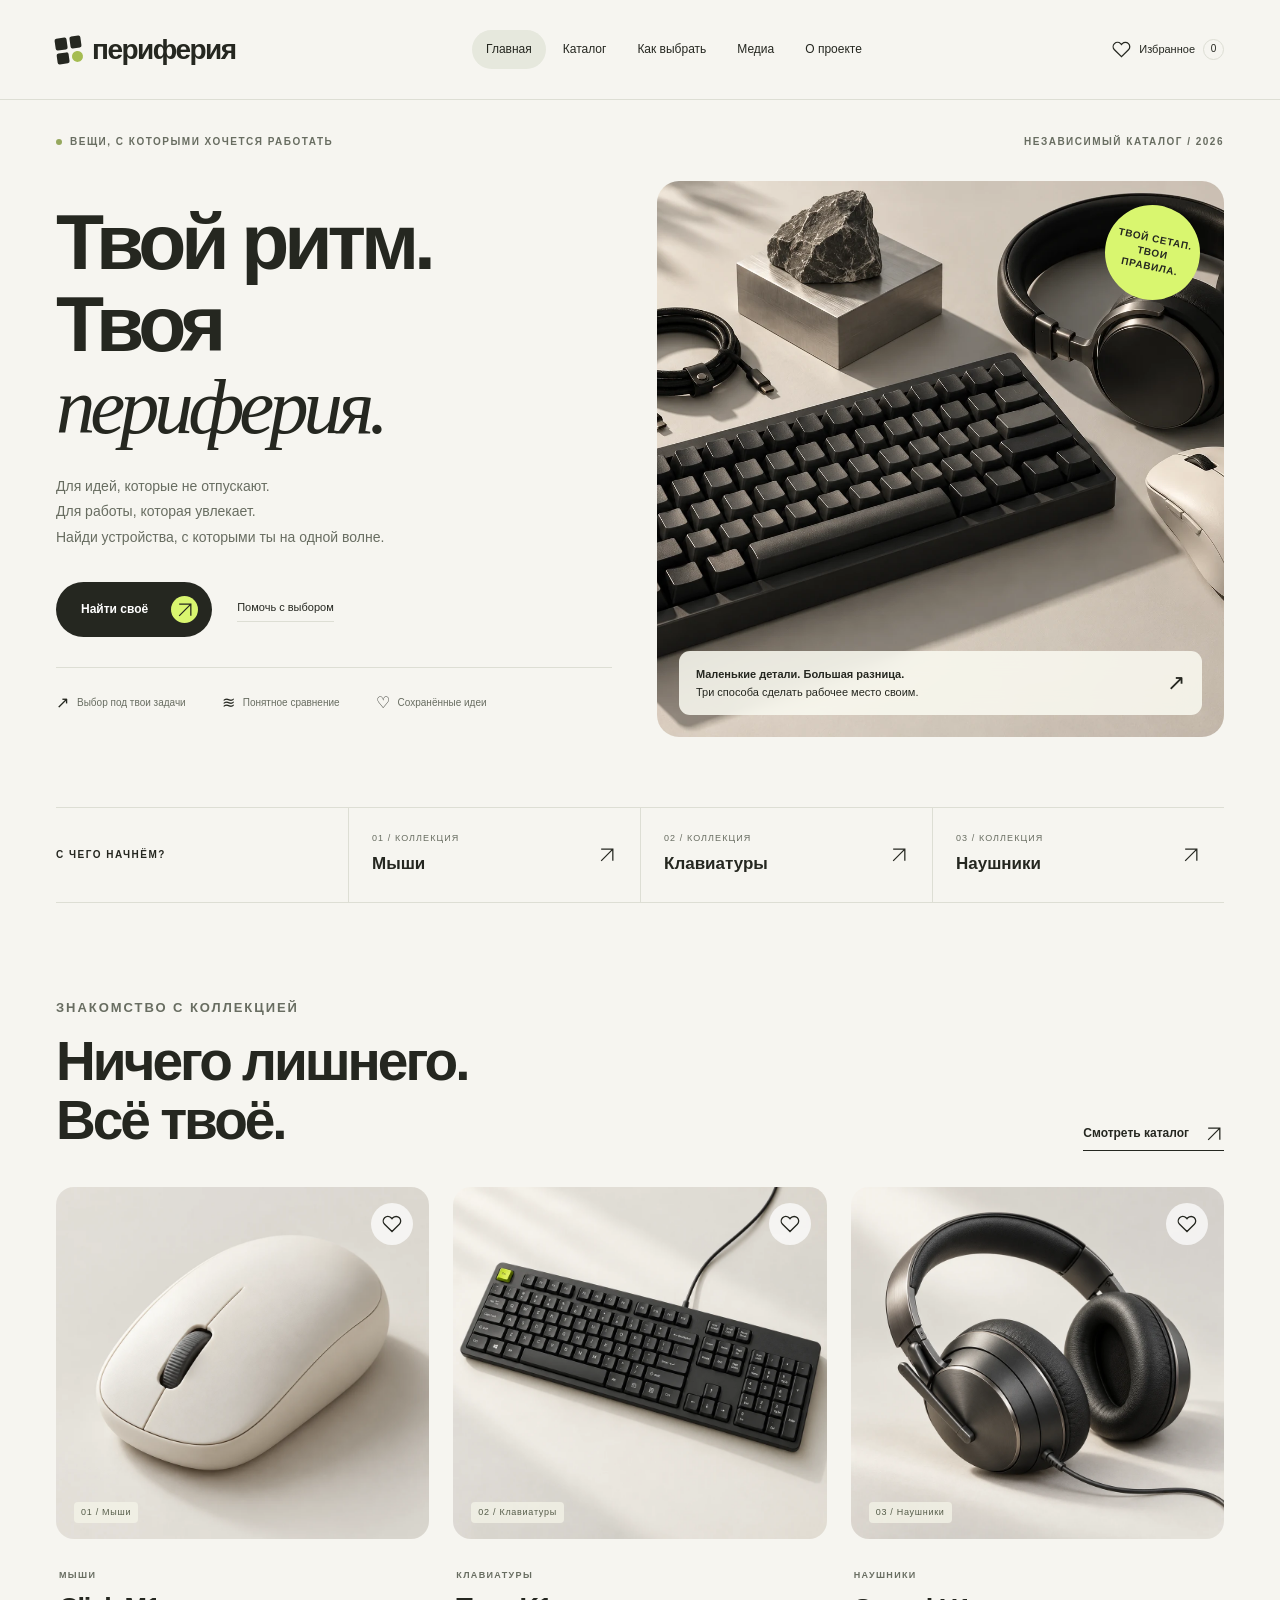
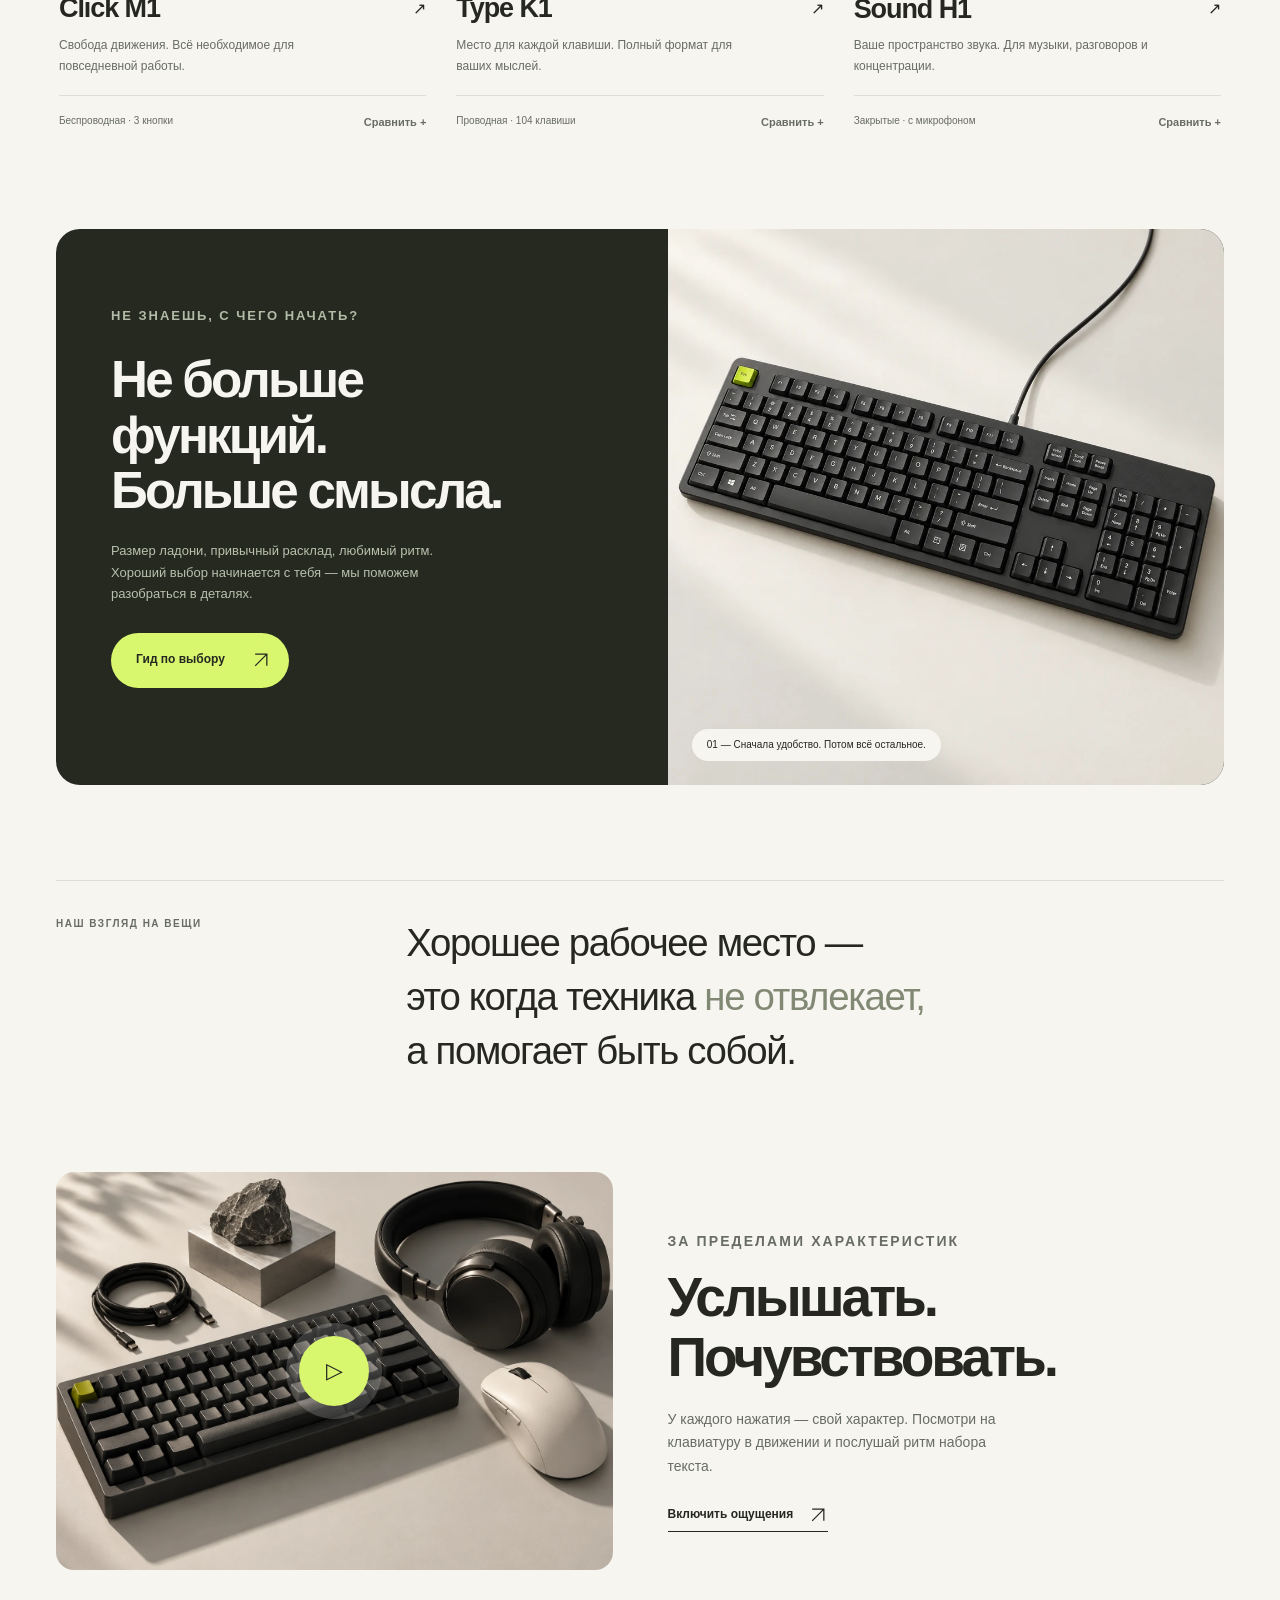
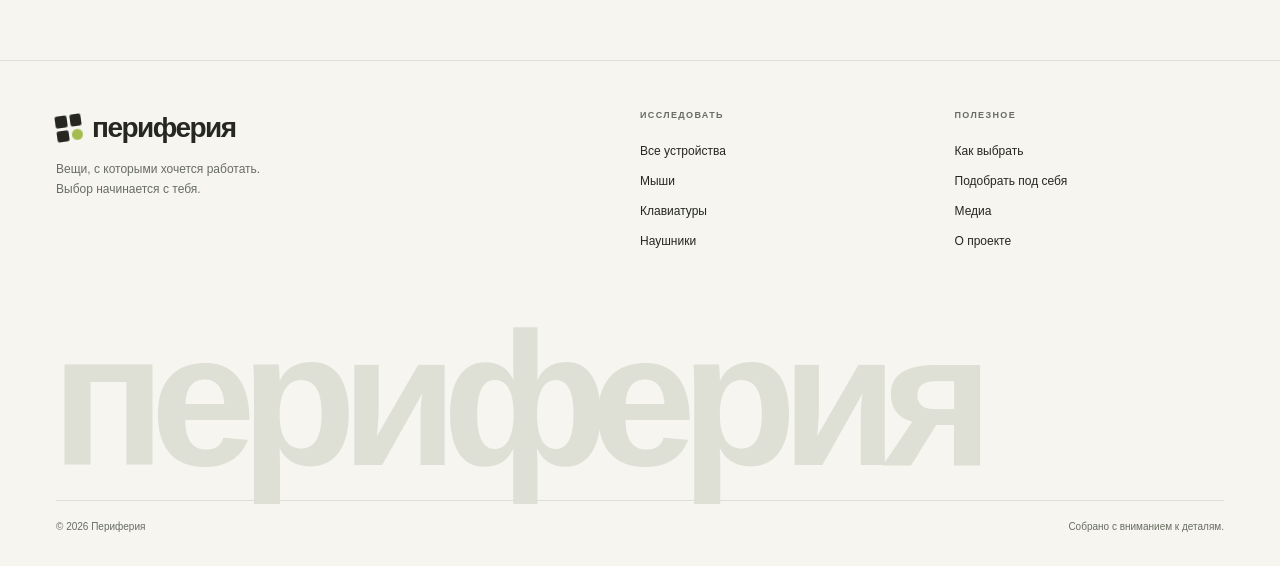
<file: index.html>
<!DOCTYPE html>
<html lang="ru">
  <head>
    <meta charset="UTF-8">
    <meta name="viewport" content="width=device-width, initial-scale=1">
    <meta name="theme-color" content="#f6f5f0">
    <meta name="description" content="Мыши, клавиатуры и наушники для вашего рабочего пространства. Сравнивайте устройства, сохраняйте избранное и находите своё.">
    <meta property="og:title" content="Периферия — вещи в твоём ритме">
    <meta property="og:description" content="Мыши, клавиатуры и наушники для вашего рабочего пространства. Сравнивайте устройства, сохраняйте избранное и находите своё.">
    <meta property="og:type" content="website">
    <meta property="og:locale" content="ru_RU">
    <title>
      Периферия — вещи в твоём ритме
    </title>
    <link rel="icon" href="images/favicon.svg" type="image/svg+xml">
    <link rel="stylesheet" href="css/style.css">
    <script src="js/app.js" defer>
    </script>
  </head>
  <body>
    <a class="skip-link" href="#main">
      К содержанию
    </a>
    <header class="site-header">
      <div class="container header-inner">
        <a class="logo" href="index.html" aria-label="Периферия — главная">
          <span class="logo-symbol" aria-hidden="true">
            <i>
            </i>
            <i>
            </i>
            <i>
            </i>
            <i>
            </i>
          </span>
          периферия
        </a>
        <nav class="main-nav" id="main-navigation" data-mobile-nav aria-label="Основная навигация">
          <a href="index.html" aria-current="page">
            Главная
          </a>
          <a href="catalog.html">
            Каталог
          </a>
          <a href="guide.html">
            Как выбрать
          </a>
          <a href="media.html">
            Медиа
          </a>
          <a href="about.html">
            О проекте
          </a>
        </nav>
        <div class="header-actions">
          <a class="favorite-link" href="catalog.html?favorites=1" aria-label="Открыть избранное">
            <svg width="19" height="19" viewBox="0 0 24 24" fill="none" stroke="currentColor" stroke-width="1.6" aria-hidden="true">
              <path d="M20.8 4.6a5.5 5.5 0 0 0-7.8 0L12 5.7l-1.1-1.1a5.5 5.5 0 0 0-7.8 7.8L12 21l8.8-8.6a5.5 5.5 0 0 0 0-7.8Z"/>
            </svg>
            <span>
              Избранное
            </span>
            <span class="counter" data-favorite-count>
              0
            </span>
          </a>
          <button class="menu-toggle" type="button" data-menu-toggle aria-controls="main-navigation" aria-expanded="false" aria-label="Открыть меню">
            <svg width="20" height="20" viewBox="0 0 24 24" fill="none" stroke="currentColor" stroke-width="1.5" aria-hidden="true">
              <path d="M4 8h16M4 16h16"/>
            </svg>
          </button>
        </div>
      </div>
    </header>
    <main id="main">
      <div class="container hero">
        <div class="hero-topline eyebrow">
          <span class="live-dot">
            Вещи, с которыми хочется работать
          </span>
          <span>
            Независимый каталог / 2026
          </span>
        </div>
        <div class="hero-grid">
          <div class="hero-copy">
            <h1>
              Твой ритм.
              <br>
              Твоя
              <br>
              <em>
                периферия.
              </em>
            </h1>
            <p class="hero-description">
              Для идей, которые не отпускают.
              <br>
              Для работы, которая увлекает.
              <br>
              Найди устройства, с которыми ты на одной волне.
            </p>
            <div class="hero-cta">
              <a class="button " href="catalog.html">
                Найти своё
                <span class="arrow-circle">
                  <svg width="20" height="20" viewBox="0 0 24 24" fill="none" stroke="currentColor" stroke-width="1.5" aria-hidden="true">
                    <path d="M5 19 19 5M5 5h14v14"/>
                  </svg>
                </span>
              </a>
              <a class="hero-secondary" href="guide.html#finder">
                Помочь с выбором
              </a>
            </div>
            <div class="hero-notes">
              <span>
                <b>
                  ↗
                </b>
                Выбор под твои задачи
              </span>
              <span>
                <b>
                  ≋
                </b>
                Понятное сравнение
              </span>
              <span>
                <b>
                  ♡
                </b>
                Сохранённые идеи
              </span>
            </div>
          </div>
          <div class="hero-visual">
            <img src="images/hero.webp" alt="Клавиатура, мышь и наушники в лаконичном рабочем пространстве" width="1536" height="1024" fetchpriority="high">
            <span class="hero-sticker" aria-hidden="true">
              ТВОЙ СЕТАП.
              <br>
              ТВОИ
              <br>
              ПРАВИЛА.
            </span>
            <a class="photo-caption" href="catalog.html">
              <span>
                <strong>
                  Маленькие детали. Большая разница.
                </strong>
                <br>
                Три способа сделать рабочее место своим.
              </span>
              <span class="caption-arrow">
                ↗
              </span>
            </a>
          </div>
        </div>
      </div>
      <div class="container category-strip" id="categories">
        <div class="category-intro eyebrow">
          С чего начнём?
        </div>
        <a href="catalog.html?category=mouse">
          <span>
            <small>
              01 / КОЛЛЕКЦИЯ
            </small>
            <strong>
              Мыши
            </strong>
          </span>
          <svg width="20" height="20" viewBox="0 0 24 24" fill="none" stroke="currentColor" stroke-width="1.5" aria-hidden="true">
            <path d="M5 19 19 5M5 5h14v14"/>
          </svg>
        </a>
        <a href="catalog.html?category=keyboard">
          <span>
            <small>
              02 / КОЛЛЕКЦИЯ
            </small>
            <strong>
              Клавиатуры
            </strong>
          </span>
          <svg width="20" height="20" viewBox="0 0 24 24" fill="none" stroke="currentColor" stroke-width="1.5" aria-hidden="true">
            <path d="M5 19 19 5M5 5h14v14"/>
          </svg>
        </a>
        <a href="catalog.html?category=headphones">
          <span>
            <small>
              03 / КОЛЛЕКЦИЯ
            </small>
            <strong>
              Наушники
            </strong>
          </span>
          <svg width="20" height="20" viewBox="0 0 24 24" fill="none" stroke="currentColor" stroke-width="1.5" aria-hidden="true">
            <path d="M5 19 19 5M5 5h14v14"/>
          </svg>
        </a>
      </div>
      <section class="container section" data-reveal>
        <div class="section-heading">
          <div>
            <p class="eyebrow">
              Знакомство с коллекцией
            </p>
            <h2>
              Ничего лишнего.
              <br>
              Всё твоё.
            </h2>
          </div>
          <a class="text-link" href="catalog.html">
            Смотреть каталог
            <svg width="20" height="20" viewBox="0 0 24 24" fill="none" stroke="currentColor" stroke-width="1.5" aria-hidden="true">
              <path d="M5 19 19 5M5 5h14v14"/>
            </svg>
          </a>
        </div>
        <div class="product-grid" data-product-grid>
          <article class="product-card">
            <div class="product-visual">
              <a href="mouse.html">
                <img src="images/mouse-studio.webp" alt="Мыши: Click M1" width="1000" height="1000" loading="lazy">
              </a>
              <button class="icon-button favorite-button" data-favorite="mouse" aria-pressed="false" aria-label="Добавить Click M1 в избранное">
                <svg width="19" height="19" viewBox="0 0 24 24" fill="none" stroke="currentColor" stroke-width="1.6" aria-hidden="true">
                  <path d="M20.8 4.6a5.5 5.5 0 0 0-7.8 0L12 5.7l-1.1-1.1a5.5 5.5 0 0 0-7.8 7.8L12 21l8.8-8.6a5.5 5.5 0 0 0 0-7.8Z"/>
                </svg>
              </button>
              <span class="product-index">
                01 / Мыши
              </span>
            </div>
            <div class="product-meta">
              <span class="eyebrow">
                Мыши
              </span>
              <a class="product-title" href="mouse.html">
                <h3>
                  Click M1
                </h3>
              </a>
              <p>
                Свобода движения. Всё необходимое для повседневной работы.
              </p>
              <div class="product-bottom">
                <span>
                  Беспроводная · 3 кнопки
                </span>
                <button class="text-button" data-compare="mouse" aria-pressed="false">
                  Сравнить +
                </button>
              </div>
            </div>
          </article>
          <article class="product-card">
            <div class="product-visual">
              <a href="keyboard.html">
                <img src="images/keyboard-studio.webp" alt="Клавиатуры: Type K1" width="1000" height="1000" loading="lazy">
              </a>
              <button class="icon-button favorite-button" data-favorite="keyboard" aria-pressed="false" aria-label="Добавить Type K1 в избранное">
                <svg width="19" height="19" viewBox="0 0 24 24" fill="none" stroke="currentColor" stroke-width="1.6" aria-hidden="true">
                  <path d="M20.8 4.6a5.5 5.5 0 0 0-7.8 0L12 5.7l-1.1-1.1a5.5 5.5 0 0 0-7.8 7.8L12 21l8.8-8.6a5.5 5.5 0 0 0 0-7.8Z"/>
                </svg>
              </button>
              <span class="product-index">
                02 / Клавиатуры
              </span>
            </div>
            <div class="product-meta">
              <span class="eyebrow">
                Клавиатуры
              </span>
              <a class="product-title" href="keyboard.html">
                <h3>
                  Type K1
                </h3>
              </a>
              <p>
                Место для каждой клавиши. Полный формат для ваших мыслей.
              </p>
              <div class="product-bottom">
                <span>
                  Проводная · 104 клавиши
                </span>
                <button class="text-button" data-compare="keyboard" aria-pressed="false">
                  Сравнить +
                </button>
              </div>
            </div>
          </article>
          <article class="product-card">
            <div class="product-visual">
              <a href="headphones.html">
                <img src="images/headphones-studio.webp" alt="Наушники: Sound H1" width="1000" height="1000" loading="lazy">
              </a>
              <button class="icon-button favorite-button" data-favorite="headphones" aria-pressed="false" aria-label="Добавить Sound H1 в избранное">
                <svg width="19" height="19" viewBox="0 0 24 24" fill="none" stroke="currentColor" stroke-width="1.6" aria-hidden="true">
                  <path d="M20.8 4.6a5.5 5.5 0 0 0-7.8 0L12 5.7l-1.1-1.1a5.5 5.5 0 0 0-7.8 7.8L12 21l8.8-8.6a5.5 5.5 0 0 0 0-7.8Z"/>
                </svg>
              </button>
              <span class="product-index">
                03 / Наушники
              </span>
            </div>
            <div class="product-meta">
              <span class="eyebrow">
                Наушники
              </span>
              <a class="product-title" href="headphones.html">
                <h3>
                  Sound H1
                </h3>
              </a>
              <p>
                Ваше пространство звука. Для музыки, разговоров и концентрации.
              </p>
              <div class="product-bottom">
                <span>
                  Закрытые · с микрофоном
                </span>
                <button class="text-button" data-compare="headphones" aria-pressed="false">
                  Сравнить +
                </button>
              </div>
            </div>
          </article>
        </div>
      </section>
      <section class="container" data-reveal>
        <div class="editorial-panel">
          <div class="editorial-copy">
            <p class="eyebrow">
              Не знаешь, с чего начать?
            </p>
            <h2>
              Не больше
              <br>
              функций.
              <br>
              Больше смысла.
            </h2>
            <p>
              Размер ладони, привычный расклад, любимый ритм. Хороший выбор начинается с тебя — мы поможем разобраться в деталях.
            </p>
            <a class="button button--lime" href="guide.html">
              Гид по выбору
              <span class="arrow-circle">
                <svg width="20" height="20" viewBox="0 0 24 24" fill="none" stroke="currentColor" stroke-width="1.5" aria-hidden="true">
                  <path d="M5 19 19 5M5 5h14v14"/>
                </svg>
              </span>
            </a>
          </div>
          <div class="editorial-art">
            <img src="images/keyboard-studio.webp" alt="Полноразмерная клавиатура с акцентной клавишей" width="1000" height="1000" loading="lazy">
            <span class="mini-label">
              01 — Сначала удобство. Потом всё остальное.
            </span>
          </div>
        </div>
      </section>
      <section class="container section" data-reveal>
        <div class="manifesto">
          <p class="eyebrow">
            Наш взгляд на вещи
          </p>
          <p class="manifesto-text">
            Хорошее рабочее место —
            <br>
            это когда техника
            <span>
              не отвлекает,
            </span>
            <br>
            а помогает быть собой.
          </p>
        </div>
      </section>
      <section class="container media-teaser" data-reveal>
        <a href="media.html" class="teaser-image" aria-label="Перейти к видео и звуку клавиатуры">
          <img src="images/hero.webp" alt="Детали рабочего пространства" width="1536" height="1024" loading="lazy">
          <span class="teaser-play">
            <span aria-hidden="true">
              ▷
            </span>
          </span>
        </a>
        <div class="teaser-copy">
          <p class="eyebrow">
            За пределами характеристик
          </p>
          <h2>
            Услышать.
            <br>
            Почувствовать.
          </h2>
          <p>
            У каждого нажатия — свой характер. Посмотри на клавиатуру в движении и послушай ритм набора текста.
          </p>
          <a class="text-link" href="media.html">
            Включить ощущения
            <svg width="20" height="20" viewBox="0 0 24 24" fill="none" stroke="currentColor" stroke-width="1.5" aria-hidden="true">
              <path d="M5 19 19 5M5 5h14v14"/>
            </svg>
          </a>
        </div>
      </section>
    </main>
    <footer class="site-footer">
      <div class="container">
        <div class="footer-top">
          <div class="footer-brand">
            <a class="logo" href="index.html" aria-label="Периферия — главная">
              <span class="logo-symbol" aria-hidden="true">
                <i>
                </i>
                <i>
                </i>
                <i>
                </i>
                <i>
                </i>
              </span>
              периферия
            </a>
            <p>
              Вещи, с которыми хочется работать.
              <br>
              Выбор начинается с тебя.
            </p>
          </div>
          <div class="footer-links">
            <p class="eyebrow">
              Исследовать
            </p>
            <a href="catalog.html">
              Все устройства
            </a>
            <a href="catalog.html?category=mouse">
              Мыши
            </a>
            <a href="catalog.html?category=keyboard">
              Клавиатуры
            </a>
            <a href="catalog.html?category=headphones">
              Наушники
            </a>
          </div>
          <div class="footer-links">
            <p class="eyebrow">
              Полезное
            </p>
            <a href="guide.html">
              Как выбрать
            </a>
            <a href="guide.html#finder">
              Подобрать под себя
            </a>
            <a href="media.html">
              Медиа
            </a>
            <a href="about.html">
              О проекте
            </a>
          </div>
        </div>
        <div class="footer-word" aria-hidden="true">
          периферия
        </div>
        <div class="footer-bottom">
          <span>
            © 2026 Периферия
          </span>
          <span>
            Собрано с вниманием к деталям.
          </span>
        </div>
      </div>
    </footer>
    <div class="compare-bar" data-compare-bar hidden>
      <span>
        В сравнении:
        <b data-compare-count>
          0
        </b>
      </span>
      <button class="button button--lime" type="button" data-open-compare>
        Сравнить устройства
        <svg width="20" height="20" viewBox="0 0 24 24" fill="none" stroke="currentColor" stroke-width="1.5" aria-hidden="true">
          <path d="M5 19 19 5M5 5h14v14"/>
        </svg>
      </button>
      <button type="button" data-clear-compare>
        Сбросить
      </button>
    </div>
    <dialog class="compare-dialog" id="compare-dialog" aria-labelledby="compare-title">
      <div class="dialog-heading">
        <h2 id="compare-title">
          Всё рядом.
        </h2>
        <button type="button" class="icon-button" data-close-dialog aria-label="Закрыть сравнение">
          ✕
        </button>
      </div>
      <div data-compare-content>
      </div>
    </dialog>
    <div class="toast" data-toast role="status" hidden>
    </div>
  </body>
</html>
</file>
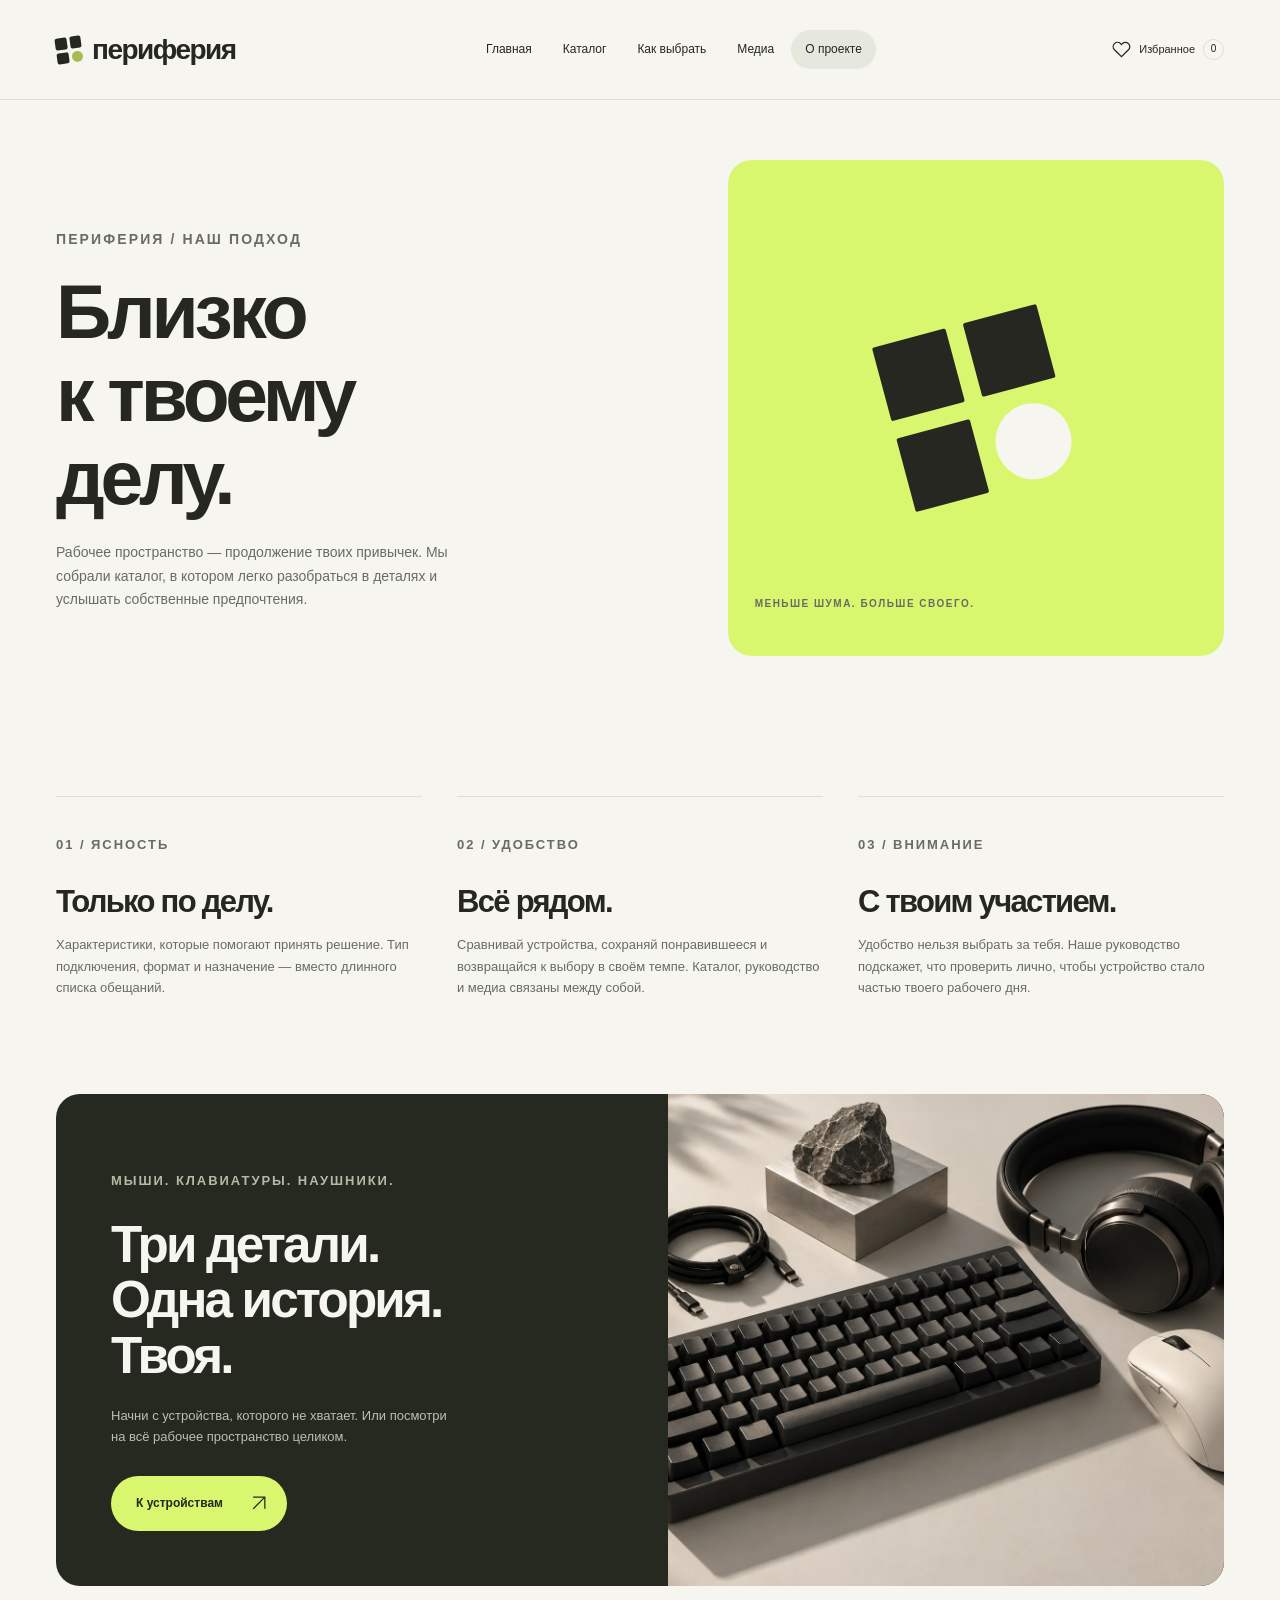
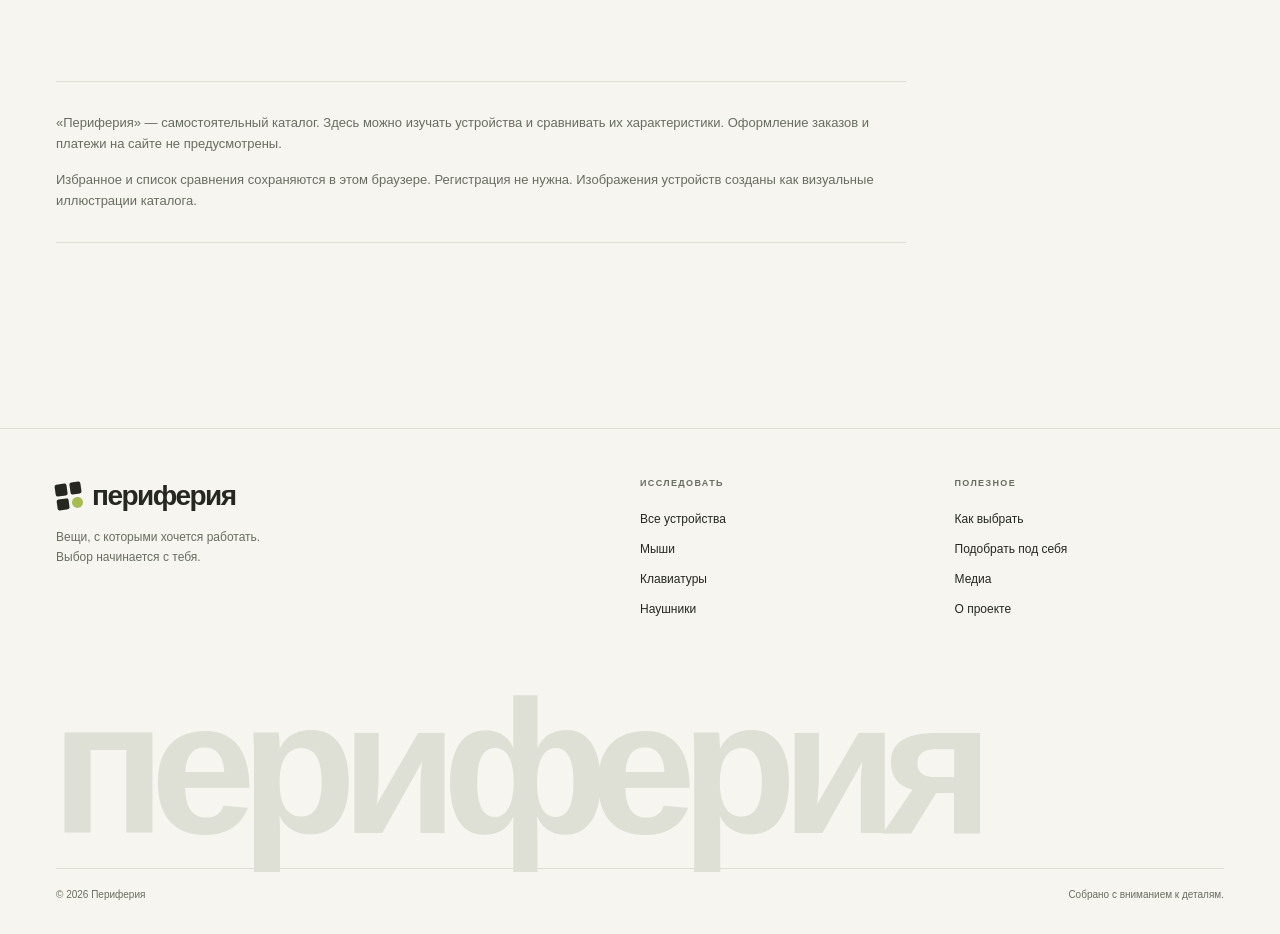
<file: about.html>
<!DOCTYPE html>
<html lang="ru">
  <head>
    <meta charset="UTF-8">
    <meta name="viewport" content="width=device-width, initial-scale=1">
    <meta name="theme-color" content="#f6f5f0">
    <meta name="description" content="Периферия — независимый каталог устройств для рабочего пространства. Наш подход к выбору, сравнению и удобству.">
    <meta property="og:title" content="О проекте — Периферия">
    <meta property="og:description" content="Периферия — независимый каталог устройств для рабочего пространства. Наш подход к выбору, сравнению и удобству.">
    <meta property="og:type" content="website">
    <meta property="og:locale" content="ru_RU">
    <title>
      О проекте — Периферия
    </title>
    <link rel="icon" href="images/favicon.svg" type="image/svg+xml">
    <link rel="stylesheet" href="css/style.css">
    <script src="js/app.js" defer>
    </script>
  </head>
  <body>
    <a class="skip-link" href="#main">
      К содержанию
    </a>
    <header class="site-header">
      <div class="container header-inner">
        <a class="logo" href="index.html" aria-label="Периферия — главная">
          <span class="logo-symbol" aria-hidden="true">
            <i>
            </i>
            <i>
            </i>
            <i>
            </i>
            <i>
            </i>
          </span>
          периферия
        </a>
        <nav class="main-nav" id="main-navigation" data-mobile-nav aria-label="Основная навигация">
          <a href="index.html">
            Главная
          </a>
          <a href="catalog.html">
            Каталог
          </a>
          <a href="guide.html">
            Как выбрать
          </a>
          <a href="media.html">
            Медиа
          </a>
          <a href="about.html" aria-current="page">
            О проекте
          </a>
        </nav>
        <div class="header-actions">
          <a class="favorite-link" href="catalog.html?favorites=1" aria-label="Открыть избранное">
            <svg width="19" height="19" viewBox="0 0 24 24" fill="none" stroke="currentColor" stroke-width="1.6" aria-hidden="true">
              <path d="M20.8 4.6a5.5 5.5 0 0 0-7.8 0L12 5.7l-1.1-1.1a5.5 5.5 0 0 0-7.8 7.8L12 21l8.8-8.6a5.5 5.5 0 0 0 0-7.8Z"/>
            </svg>
            <span>
              Избранное
            </span>
            <span class="counter" data-favorite-count>
              0
            </span>
          </a>
          <button class="menu-toggle" type="button" data-menu-toggle aria-controls="main-navigation" aria-expanded="false" aria-label="Открыть меню">
            <svg width="20" height="20" viewBox="0 0 24 24" fill="none" stroke="currentColor" stroke-width="1.5" aria-hidden="true">
              <path d="M4 8h16M4 16h16"/>
            </svg>
          </button>
        </div>
      </div>
    </header>
    <main id="main">
      <section class="container page-hero story-hero">
        <div>
          <p class="eyebrow">
            Периферия / Наш подход
          </p>
          <h1>
            Близко
            <br>
            к твоему
            <br>
            делу.
          </h1>
          <p>
            Рабочее пространство — продолжение твоих привычек. Мы собрали каталог, в котором легко разобраться в деталях и услышать собственные предпочтения.
          </p>
        </div>
        <div class="story-mark" aria-hidden="true">
          <span class="logo-symbol" aria-hidden="true">
            <i>
            </i>
            <i>
            </i>
            <i>
            </i>
            <i>
            </i>
          </span>
          <span class="eyebrow">
            Меньше шума. Больше своего.
          </span>
        </div>
      </section>
      <section class="container section principles" aria-label="Принципы каталога">
        <div class="principle" data-reveal>
          <p class="eyebrow">
            01 / Ясность
          </p>
          <h2>
            Только по делу.
          </h2>
          <p>
            Характеристики, которые помогают принять решение. Тип подключения, формат и назначение — вместо длинного списка обещаний.
          </p>
        </div>
        <div class="principle" data-reveal>
          <p class="eyebrow">
            02 / Удобство
          </p>
          <h2>
            Всё рядом.
          </h2>
          <p>
            Сравнивай устройства, сохраняй понравившееся и возвращайся к выбору в своём темпе. Каталог, руководство и медиа связаны между собой.
          </p>
        </div>
        <div class="principle" data-reveal>
          <p class="eyebrow">
            03 / Внимание
          </p>
          <h2>
            С твоим участием.
          </h2>
          <p>
            Удобство нельзя выбрать за тебя. Наше руководство подскажет, что проверить лично, чтобы устройство стало частью твоего рабочего дня.
          </p>
        </div>
      </section>
      <section class="container">
        <div class="editorial-panel">
          <div class="editorial-copy">
            <p class="eyebrow">
              Мыши. Клавиатуры. Наушники.
            </p>
            <h2>
              Три детали.
              <br>
              Одна история.
              <br>
              Твоя.
            </h2>
            <p>
              Начни с устройства, которого не хватает. Или посмотри на всё рабочее пространство целиком.
            </p>
            <a class="button button--lime" href="catalog.html">
              К устройствам
              <span class="arrow-circle">
                <svg width="20" height="20" viewBox="0 0 24 24" fill="none" stroke="currentColor" stroke-width="1.5" aria-hidden="true">
                  <path d="M5 19 19 5M5 5h14v14"/>
                </svg>
              </span>
            </a>
          </div>
          <div class="editorial-art">
            <img src="images/hero.webp" alt="Комплект устройств для рабочего пространства" width="1536" height="1024" loading="lazy">
          </div>
        </div>
      </section>
      <section class="container section">
        <div class="about-note">
          <p>
            «Периферия» — самостоятельный каталог. Здесь можно изучать устройства и сравнивать их характеристики. Оформление заказов и платежи на сайте не предусмотрены.
          </p>
          <p>
            Избранное и список сравнения сохраняются в этом браузере. Регистрация не нужна. Изображения устройств созданы как визуальные иллюстрации каталога.
          </p>
        </div>
      </section>
    </main>
    <footer class="site-footer">
      <div class="container">
        <div class="footer-top">
          <div class="footer-brand">
            <a class="logo" href="index.html" aria-label="Периферия — главная">
              <span class="logo-symbol" aria-hidden="true">
                <i>
                </i>
                <i>
                </i>
                <i>
                </i>
                <i>
                </i>
              </span>
              периферия
            </a>
            <p>
              Вещи, с которыми хочется работать.
              <br>
              Выбор начинается с тебя.
            </p>
          </div>
          <div class="footer-links">
            <p class="eyebrow">
              Исследовать
            </p>
            <a href="catalog.html">
              Все устройства
            </a>
            <a href="catalog.html?category=mouse">
              Мыши
            </a>
            <a href="catalog.html?category=keyboard">
              Клавиатуры
            </a>
            <a href="catalog.html?category=headphones">
              Наушники
            </a>
          </div>
          <div class="footer-links">
            <p class="eyebrow">
              Полезное
            </p>
            <a href="guide.html">
              Как выбрать
            </a>
            <a href="guide.html#finder">
              Подобрать под себя
            </a>
            <a href="media.html">
              Медиа
            </a>
            <a href="about.html">
              О проекте
            </a>
          </div>
        </div>
        <div class="footer-word" aria-hidden="true">
          периферия
        </div>
        <div class="footer-bottom">
          <span>
            © 2026 Периферия
          </span>
          <span>
            Собрано с вниманием к деталям.
          </span>
        </div>
      </div>
    </footer>
    <div class="compare-bar" data-compare-bar hidden>
      <span>
        В сравнении:
        <b data-compare-count>
          0
        </b>
      </span>
      <button class="button button--lime" type="button" data-open-compare>
        Сравнить устройства
        <svg width="20" height="20" viewBox="0 0 24 24" fill="none" stroke="currentColor" stroke-width="1.5" aria-hidden="true">
          <path d="M5 19 19 5M5 5h14v14"/>
        </svg>
      </button>
      <button type="button" data-clear-compare>
        Сбросить
      </button>
    </div>
    <dialog class="compare-dialog" id="compare-dialog" aria-labelledby="compare-title">
      <div class="dialog-heading">
        <h2 id="compare-title">
          Всё рядом.
        </h2>
        <button type="button" class="icon-button" data-close-dialog aria-label="Закрыть сравнение">
          ✕
        </button>
      </div>
      <div data-compare-content>
      </div>
    </dialog>
    <div class="toast" data-toast role="status" hidden>
    </div>
  </body>
</html>
</file>
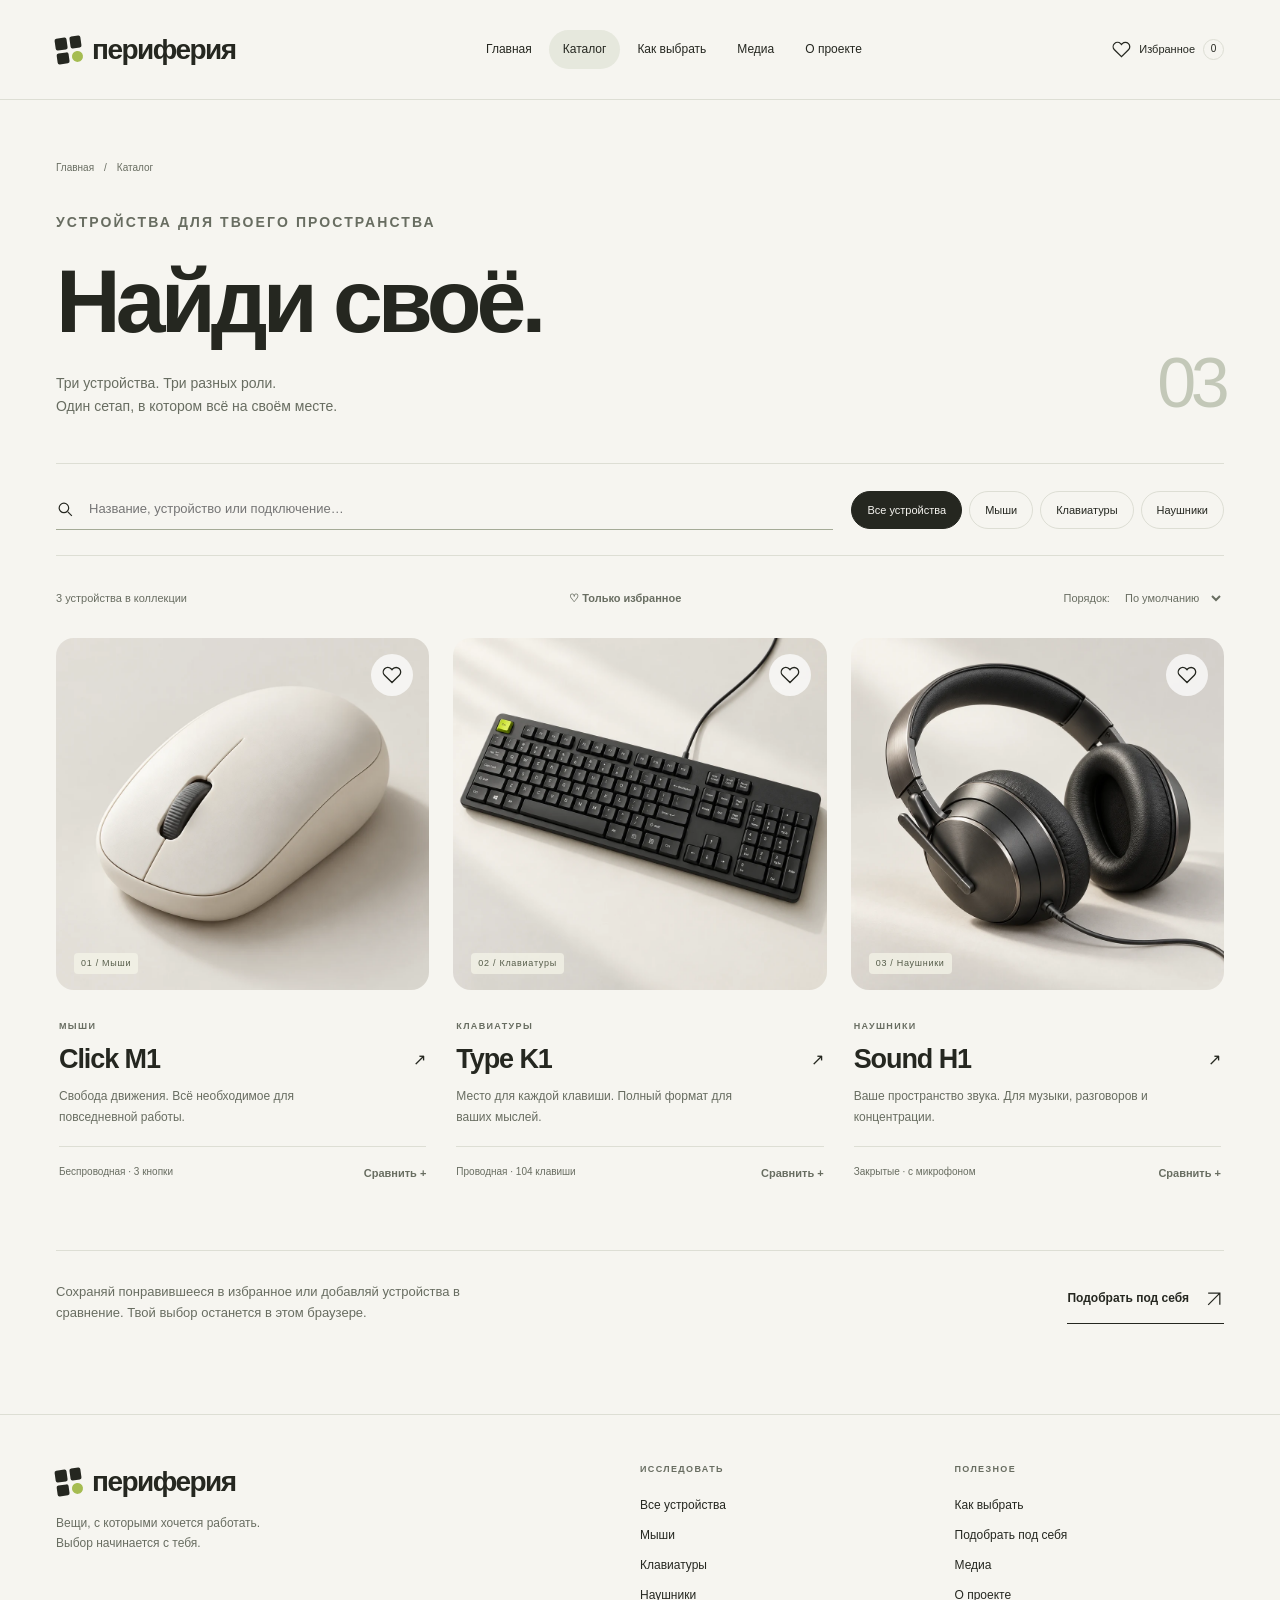
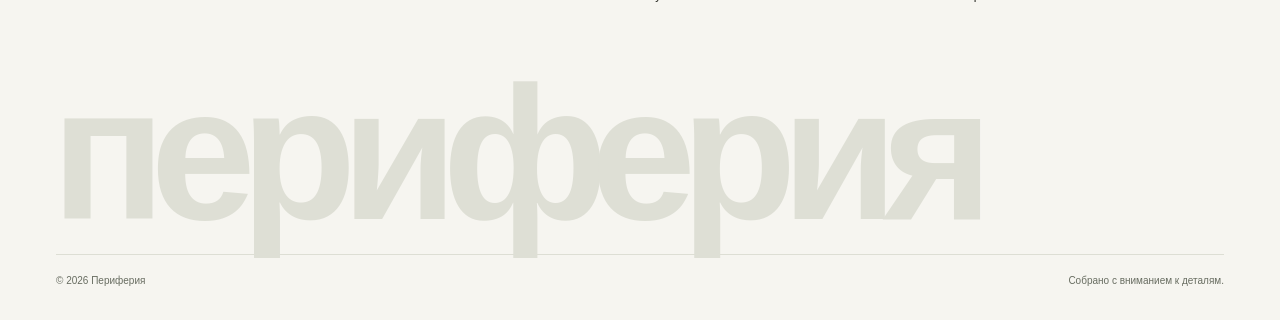
<file: catalog.html>
<!DOCTYPE html>
<html lang="ru">
  <head>
    <meta charset="UTF-8">
    <meta name="viewport" content="width=device-width, initial-scale=1">
    <meta name="theme-color" content="#f6f5f0">
    <meta name="description" content="Выберите мышь, клавиатуру или наушники. Поиск, фильтры, избранное и сравнение характеристик в одном каталоге.">
    <meta property="og:title" content="Каталог устройств — Периферия">
    <meta property="og:description" content="Выберите мышь, клавиатуру или наушники. Поиск, фильтры, избранное и сравнение характеристик в одном каталоге.">
    <meta property="og:type" content="website">
    <meta property="og:locale" content="ru_RU">
    <title>
      Каталог устройств — Периферия
    </title>
    <link rel="icon" href="images/favicon.svg" type="image/svg+xml">
    <link rel="stylesheet" href="css/style.css">
    <script src="js/app.js" defer>
    </script>
  </head>
  <body>
    <a class="skip-link" href="#main">
      К содержанию
    </a>
    <header class="site-header">
      <div class="container header-inner">
        <a class="logo" href="index.html" aria-label="Периферия — главная">
          <span class="logo-symbol" aria-hidden="true">
            <i>
            </i>
            <i>
            </i>
            <i>
            </i>
            <i>
            </i>
          </span>
          периферия
        </a>
        <nav class="main-nav" id="main-navigation" data-mobile-nav aria-label="Основная навигация">
          <a href="index.html">
            Главная
          </a>
          <a href="catalog.html" aria-current="page">
            Каталог
          </a>
          <a href="guide.html">
            Как выбрать
          </a>
          <a href="media.html">
            Медиа
          </a>
          <a href="about.html">
            О проекте
          </a>
        </nav>
        <div class="header-actions">
          <a class="favorite-link" href="catalog.html?favorites=1" aria-label="Открыть избранное">
            <svg width="19" height="19" viewBox="0 0 24 24" fill="none" stroke="currentColor" stroke-width="1.6" aria-hidden="true">
              <path d="M20.8 4.6a5.5 5.5 0 0 0-7.8 0L12 5.7l-1.1-1.1a5.5 5.5 0 0 0-7.8 7.8L12 21l8.8-8.6a5.5 5.5 0 0 0 0-7.8Z"/>
            </svg>
            <span>
              Избранное
            </span>
            <span class="counter" data-favorite-count>
              0
            </span>
          </a>
          <button class="menu-toggle" type="button" data-menu-toggle aria-controls="main-navigation" aria-expanded="false" aria-label="Открыть меню">
            <svg width="20" height="20" viewBox="0 0 24 24" fill="none" stroke="currentColor" stroke-width="1.5" aria-hidden="true">
              <path d="M4 8h16M4 16h16"/>
            </svg>
          </button>
        </div>
      </div>
    </header>
    <main id="main">
      <section class="container page-hero">
        <div class="breadcrumb">
          <a href="index.html">
            Главная
          </a>
          <span>
            /
          </span>
          <span>
            Каталог
          </span>
        </div>
        <p class="eyebrow">
          Устройства для твоего пространства
        </p>
        <div class="page-hero-row">
          <div>
            <h1>
              Найди своё.
            </h1>
            <p>
              Три устройства. Три разных роли.
              <br>
              Один сетап, в котором всё на своём месте.
            </p>
          </div>
          <span class="large-counter" aria-label="Три устройства">
            03
          </span>
        </div>
      </section>
      <section class="container" aria-label="Каталог устройств">
      <h2 class="sr-only">Устройства каталога</h2>
        <div class="catalog-tools">
          <label class="search-field">
            <svg width="19" height="19" viewBox="0 0 24 24" fill="none" stroke="currentColor" stroke-width="1.5" aria-hidden="true">
              <circle cx="10" cy="10" r="6"/>
              <path d="m15 15 5 5"/>
            </svg>
            <input type="search" data-search aria-label="Поиск устройств" placeholder="Название, устройство или подключение…" autocomplete="off">
          </label>
          <div class="catalog-filters" aria-label="Категория устройства">
            <button type="button" class="filter-button is-active" data-filter="all" aria-pressed="true">
              Все устройства
            </button>
            <button type="button" class="filter-button" data-filter="mouse" aria-pressed="false">
              Мыши
            </button>
            <button type="button" class="filter-button" data-filter="keyboard" aria-pressed="false">
              Клавиатуры
            </button>
            <button type="button" class="filter-button" data-filter="headphones" aria-pressed="false">
              Наушники
            </button>
          </div>
        </div>
        <div class="catalog-subline">
          <span data-result-count role="status" aria-live="polite">
            3 устройства
          </span>
          <button type="button" class="text-button" data-favorites-filter aria-pressed="false">
            ♡ Только избранное
          </button>
          <label>
            Порядок:
            <select data-sort aria-label="Сортировка устройств">
              <option value="default">
                По умолчанию
              </option>
              <option value="name">
                По названию
              </option>
            </select>
          </label>
        </div>
        <div class="product-grid" data-product-grid>
          <article class="product-card">
            <div class="product-visual">
              <a href="mouse.html">
                <img src="images/mouse-studio.webp" alt="Мыши: Click M1" width="1000" height="1000" loading="lazy">
              </a>
              <button class="icon-button favorite-button" data-favorite="mouse" aria-pressed="false" aria-label="Добавить Click M1 в избранное">
                <svg width="19" height="19" viewBox="0 0 24 24" fill="none" stroke="currentColor" stroke-width="1.6" aria-hidden="true">
                  <path d="M20.8 4.6a5.5 5.5 0 0 0-7.8 0L12 5.7l-1.1-1.1a5.5 5.5 0 0 0-7.8 7.8L12 21l8.8-8.6a5.5 5.5 0 0 0 0-7.8Z"/>
                </svg>
              </button>
              <span class="product-index">
                01 / Мыши
              </span>
            </div>
            <div class="product-meta">
              <span class="eyebrow">
                Мыши
              </span>
              <a class="product-title" href="mouse.html">
                <h3>
                  Click M1
                </h3>
              </a>
              <p>
                Свобода движения. Всё необходимое для повседневной работы.
              </p>
              <div class="product-bottom">
                <span>
                  Беспроводная · 3 кнопки
                </span>
                <button class="text-button" data-compare="mouse" aria-pressed="false">
                  Сравнить +
                </button>
              </div>
            </div>
          </article>
          <article class="product-card">
            <div class="product-visual">
              <a href="keyboard.html">
                <img src="images/keyboard-studio.webp" alt="Клавиатуры: Type K1" width="1000" height="1000" loading="lazy">
              </a>
              <button class="icon-button favorite-button" data-favorite="keyboard" aria-pressed="false" aria-label="Добавить Type K1 в избранное">
                <svg width="19" height="19" viewBox="0 0 24 24" fill="none" stroke="currentColor" stroke-width="1.6" aria-hidden="true">
                  <path d="M20.8 4.6a5.5 5.5 0 0 0-7.8 0L12 5.7l-1.1-1.1a5.5 5.5 0 0 0-7.8 7.8L12 21l8.8-8.6a5.5 5.5 0 0 0 0-7.8Z"/>
                </svg>
              </button>
              <span class="product-index">
                02 / Клавиатуры
              </span>
            </div>
            <div class="product-meta">
              <span class="eyebrow">
                Клавиатуры
              </span>
              <a class="product-title" href="keyboard.html">
                <h3>
                  Type K1
                </h3>
              </a>
              <p>
                Место для каждой клавиши. Полный формат для ваших мыслей.
              </p>
              <div class="product-bottom">
                <span>
                  Проводная · 104 клавиши
                </span>
                <button class="text-button" data-compare="keyboard" aria-pressed="false">
                  Сравнить +
                </button>
              </div>
            </div>
          </article>
          <article class="product-card">
            <div class="product-visual">
              <a href="headphones.html">
                <img src="images/headphones-studio.webp" alt="Наушники: Sound H1" width="1000" height="1000" loading="lazy">
              </a>
              <button class="icon-button favorite-button" data-favorite="headphones" aria-pressed="false" aria-label="Добавить Sound H1 в избранное">
                <svg width="19" height="19" viewBox="0 0 24 24" fill="none" stroke="currentColor" stroke-width="1.6" aria-hidden="true">
                  <path d="M20.8 4.6a5.5 5.5 0 0 0-7.8 0L12 5.7l-1.1-1.1a5.5 5.5 0 0 0-7.8 7.8L12 21l8.8-8.6a5.5 5.5 0 0 0 0-7.8Z"/>
                </svg>
              </button>
              <span class="product-index">
                03 / Наушники
              </span>
            </div>
            <div class="product-meta">
              <span class="eyebrow">
                Наушники
              </span>
              <a class="product-title" href="headphones.html">
                <h3>
                  Sound H1
                </h3>
              </a>
              <p>
                Ваше пространство звука. Для музыки, разговоров и концентрации.
              </p>
              <div class="product-bottom">
                <span>
                  Закрытые · с микрофоном
                </span>
                <button class="text-button" data-compare="headphones" aria-pressed="false">
                  Сравнить +
                </button>
              </div>
            </div>
          </article>
        </div>
        <div class="empty-state" data-empty-state hidden>
          <h2>
            Пока ничего.
          </h2>
          <p>
            Попробуй другой запрос или сбрось фильтры — подходящее найдётся.
          </p>
          <button class="button" type="button" data-reset-filters>
            Показать все устройства
          </button>
        </div>
        <noscript>
          <p class="media-footnote">
            Карточки доступны без JavaScript. Для поиска, избранного и сравнения включите JavaScript в браузере.
          </p>
        </noscript>
        <aside class="catalog-note">
          <p>
            Сохраняй понравившееся в избранное или добавляй устройства в сравнение. Твой выбор останется в этом браузере.
          </p>
          <a class="text-link" href="guide.html#finder">
            Подобрать под себя
            <svg width="20" height="20" viewBox="0 0 24 24" fill="none" stroke="currentColor" stroke-width="1.5" aria-hidden="true">
              <path d="M5 19 19 5M5 5h14v14"/>
            </svg>
          </a>
        </aside>
      </section>
    </main>
    <footer class="site-footer">
      <div class="container">
        <div class="footer-top">
          <div class="footer-brand">
            <a class="logo" href="index.html" aria-label="Периферия — главная">
              <span class="logo-symbol" aria-hidden="true">
                <i>
                </i>
                <i>
                </i>
                <i>
                </i>
                <i>
                </i>
              </span>
              периферия
            </a>
            <p>
              Вещи, с которыми хочется работать.
              <br>
              Выбор начинается с тебя.
            </p>
          </div>
          <div class="footer-links">
            <p class="eyebrow">
              Исследовать
            </p>
            <a href="catalog.html">
              Все устройства
            </a>
            <a href="catalog.html?category=mouse">
              Мыши
            </a>
            <a href="catalog.html?category=keyboard">
              Клавиатуры
            </a>
            <a href="catalog.html?category=headphones">
              Наушники
            </a>
          </div>
          <div class="footer-links">
            <p class="eyebrow">
              Полезное
            </p>
            <a href="guide.html">
              Как выбрать
            </a>
            <a href="guide.html#finder">
              Подобрать под себя
            </a>
            <a href="media.html">
              Медиа
            </a>
            <a href="about.html">
              О проекте
            </a>
          </div>
        </div>
        <div class="footer-word" aria-hidden="true">
          периферия
        </div>
        <div class="footer-bottom">
          <span>
            © 2026 Периферия
          </span>
          <span>
            Собрано с вниманием к деталям.
          </span>
        </div>
      </div>
    </footer>
    <div class="compare-bar" data-compare-bar hidden>
      <span>
        В сравнении:
        <b data-compare-count>
          0
        </b>
      </span>
      <button class="button button--lime" type="button" data-open-compare>
        Сравнить устройства
        <svg width="20" height="20" viewBox="0 0 24 24" fill="none" stroke="currentColor" stroke-width="1.5" aria-hidden="true">
          <path d="M5 19 19 5M5 5h14v14"/>
        </svg>
      </button>
      <button type="button" data-clear-compare>
        Сбросить
      </button>
    </div>
    <dialog class="compare-dialog" id="compare-dialog" aria-labelledby="compare-title">
      <div class="dialog-heading">
        <h2 id="compare-title">
          Всё рядом.
        </h2>
        <button type="button" class="icon-button" data-close-dialog aria-label="Закрыть сравнение">
          ✕
        </button>
      </div>
      <div data-compare-content>
      </div>
    </dialog>
    <div class="toast" data-toast role="status" hidden>
    </div>
  </body>
</html>
</file>
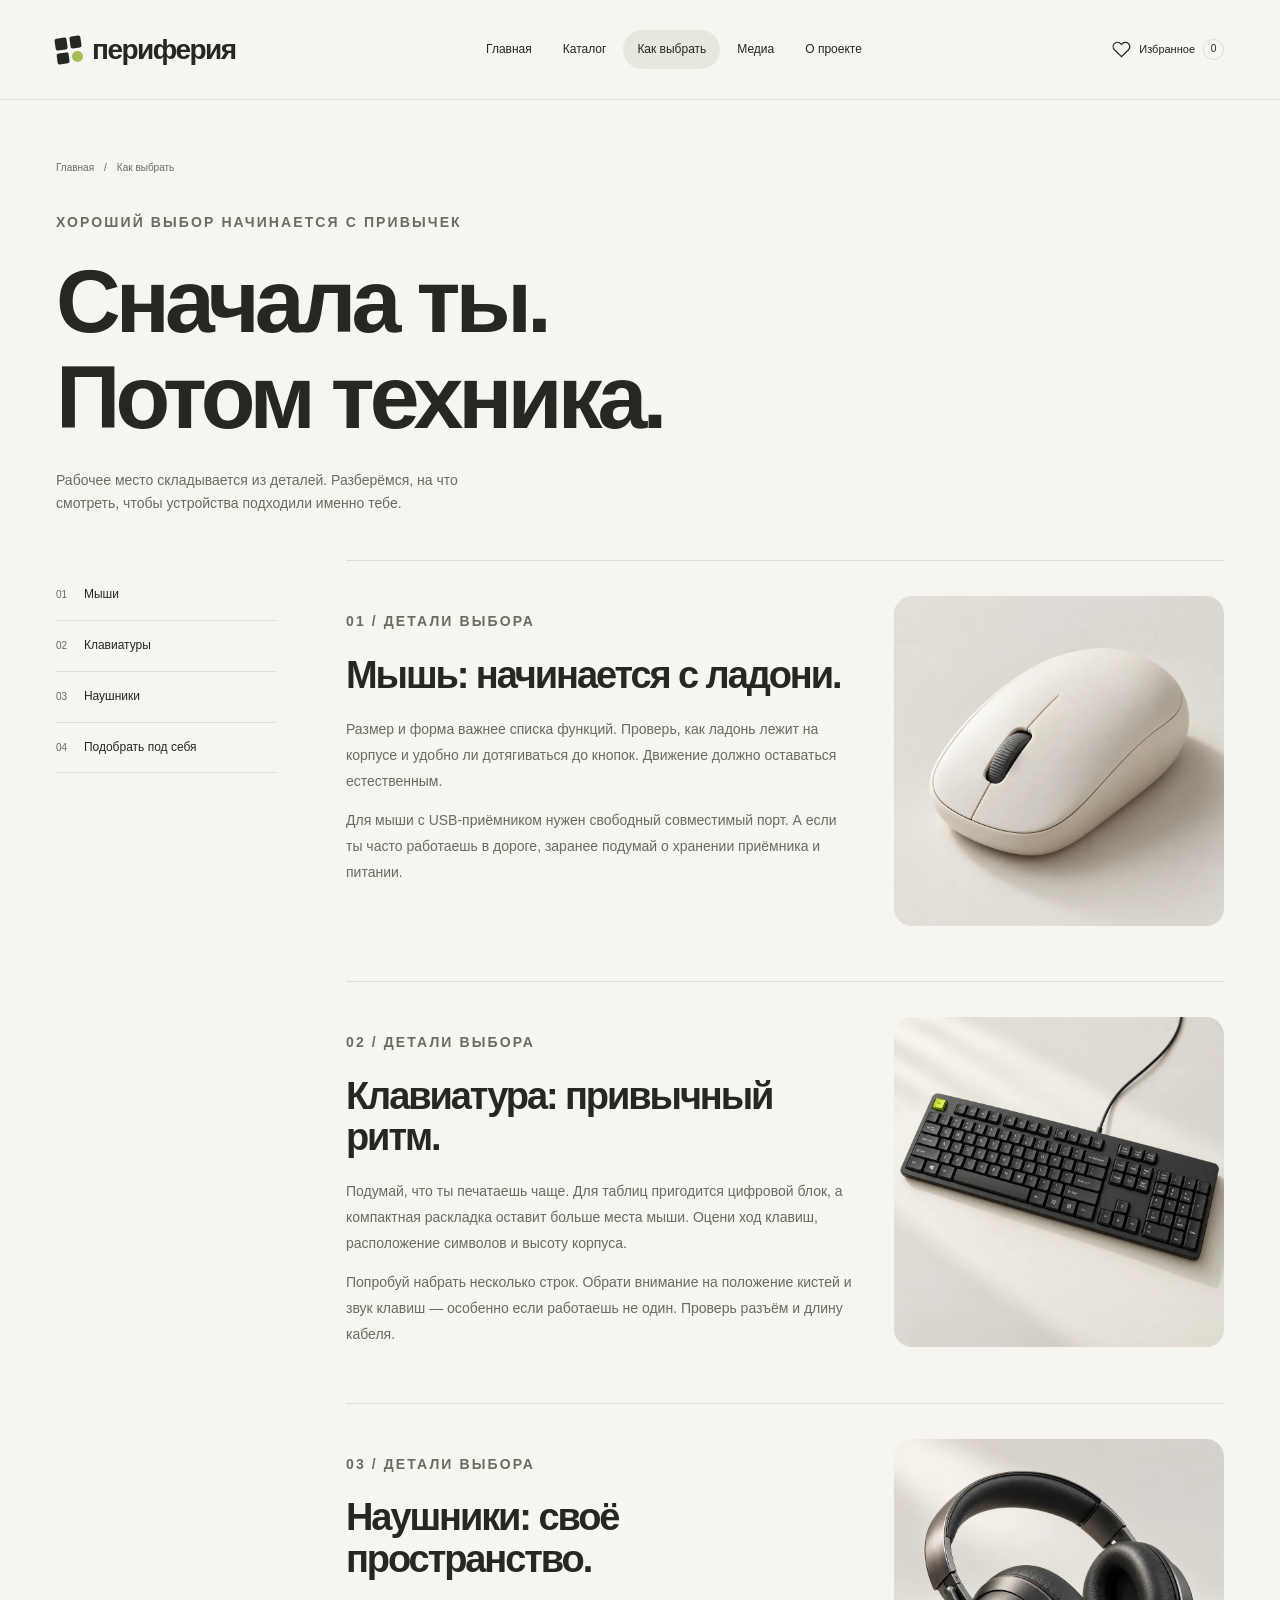
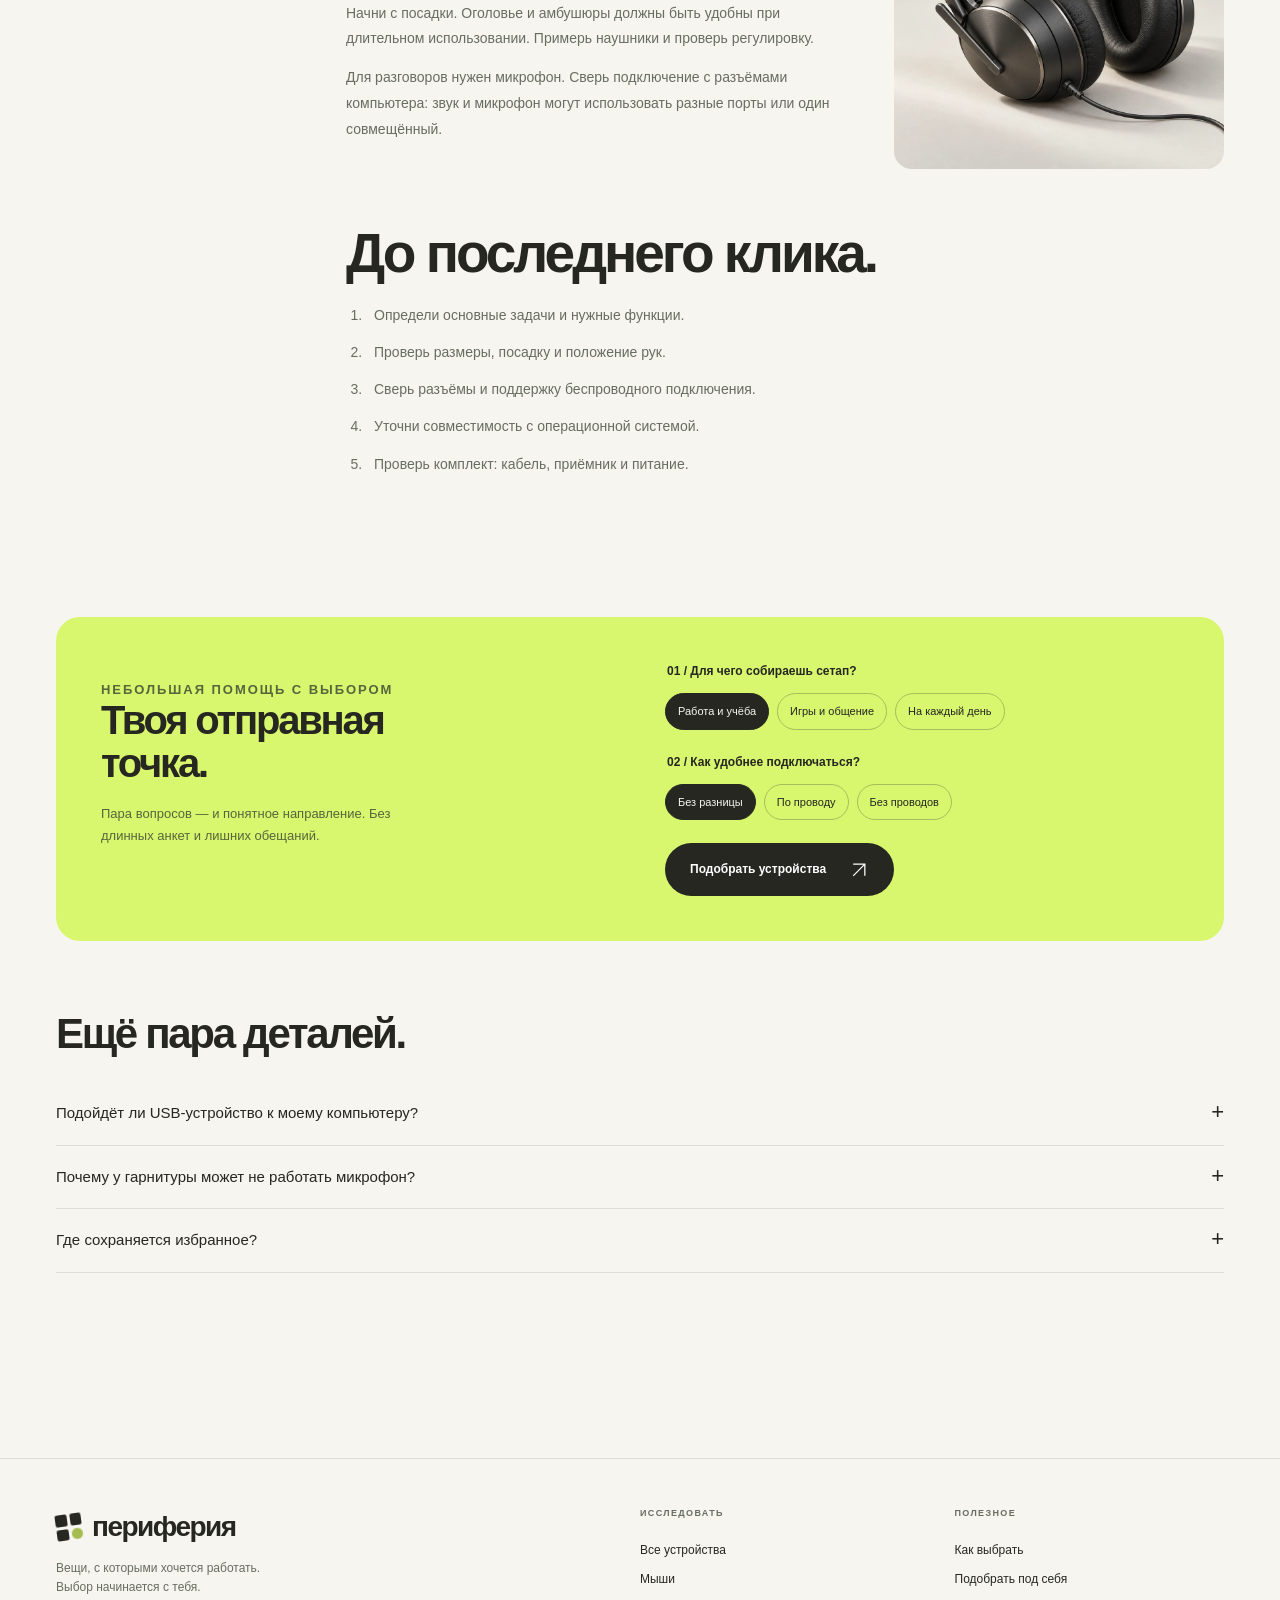
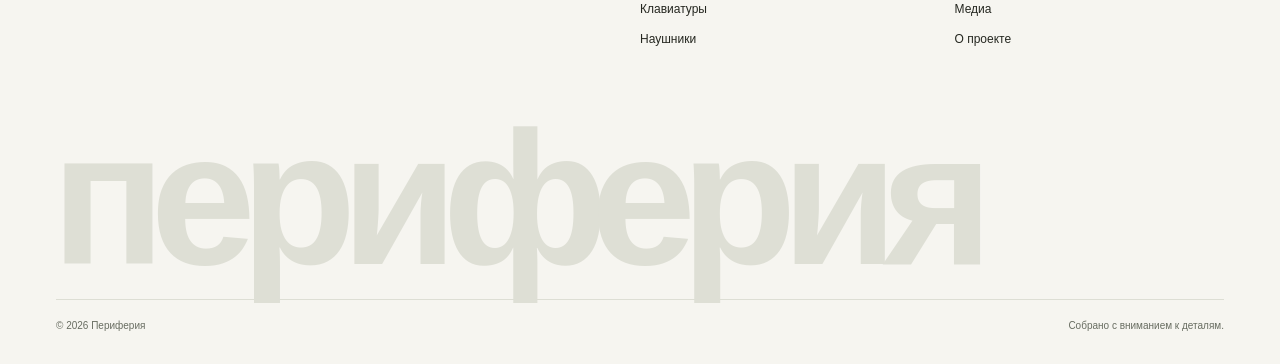
<file: guide.html>
<!DOCTYPE html>
<html lang="ru">
  <head>
    <meta charset="UTF-8">
    <meta name="viewport" content="width=device-width, initial-scale=1">
    <meta name="theme-color" content="#f6f5f0">
    <meta name="description" content="Понятное руководство по выбору мыши, клавиатуры и наушников. Подбор по вашим задачам и советы по совместимости.">
    <meta property="og:title" content="Как выбрать периферию — Периферия">
    <meta property="og:description" content="Понятное руководство по выбору мыши, клавиатуры и наушников. Подбор по вашим задачам и советы по совместимости.">
    <meta property="og:type" content="website">
    <meta property="og:locale" content="ru_RU">
    <title>
      Как выбрать периферию — Периферия
    </title>
    <link rel="icon" href="images/favicon.svg" type="image/svg+xml">
    <link rel="stylesheet" href="css/style.css">
    <script src="js/app.js" defer>
    </script>
  </head>
  <body>
    <a class="skip-link" href="#main">
      К содержанию
    </a>
    <header class="site-header">
      <div class="container header-inner">
        <a class="logo" href="index.html" aria-label="Периферия — главная">
          <span class="logo-symbol" aria-hidden="true">
            <i>
            </i>
            <i>
            </i>
            <i>
            </i>
            <i>
            </i>
          </span>
          периферия
        </a>
        <nav class="main-nav" id="main-navigation" data-mobile-nav aria-label="Основная навигация">
          <a href="index.html">
            Главная
          </a>
          <a href="catalog.html">
            Каталог
          </a>
          <a href="guide.html" aria-current="page">
            Как выбрать
          </a>
          <a href="media.html">
            Медиа
          </a>
          <a href="about.html">
            О проекте
          </a>
        </nav>
        <div class="header-actions">
          <a class="favorite-link" href="catalog.html?favorites=1" aria-label="Открыть избранное">
            <svg width="19" height="19" viewBox="0 0 24 24" fill="none" stroke="currentColor" stroke-width="1.6" aria-hidden="true">
              <path d="M20.8 4.6a5.5 5.5 0 0 0-7.8 0L12 5.7l-1.1-1.1a5.5 5.5 0 0 0-7.8 7.8L12 21l8.8-8.6a5.5 5.5 0 0 0 0-7.8Z"/>
            </svg>
            <span>
              Избранное
            </span>
            <span class="counter" data-favorite-count>
              0
            </span>
          </a>
          <button class="menu-toggle" type="button" data-menu-toggle aria-controls="main-navigation" aria-expanded="false" aria-label="Открыть меню">
            <svg width="20" height="20" viewBox="0 0 24 24" fill="none" stroke="currentColor" stroke-width="1.5" aria-hidden="true">
              <path d="M4 8h16M4 16h16"/>
            </svg>
          </button>
        </div>
      </div>
    </header>
    <main id="main">
      <section class="container page-hero">
        <div class="breadcrumb">
          <a href="index.html">
            Главная
          </a>
          <span>
            /
          </span>
          <span>
            Как выбрать
          </span>
        </div>
        <p class="eyebrow">
          Хороший выбор начинается с привычек
        </p>
        <h1>
          Сначала ты.
          <br>
          Потом техника.
        </h1>
        <p>
          Рабочее место складывается из деталей. Разберёмся, на что смотреть, чтобы устройства подходили именно тебе.
        </p>
      </section>
      <div class="container article-layout">
        <nav class="article-nav" aria-label="Разделы руководства">
          <a href="#choose-mouse">
            <span>
              01
            </span>
            Мыши
          </a>
          <a href="#choose-keyboard">
            <span>
              02
            </span>
            Клавиатуры
          </a>
          <a href="#choose-headphones">
            <span>
              03
            </span>
            Наушники
          </a>
          <a href="#finder">
            <span>
              04
            </span>
            Подобрать под себя
          </a>
        </nav>
        <article aria-label="Руководство по выбору">
          <section class="article-section" id="choose-mouse" data-reveal>
            <div>
              <p class="eyebrow">
                01 / Детали выбора
              </p>
              <h2>
                Мышь: начинается с ладони.
              </h2>
              <p>
                Размер и форма важнее списка функций. Проверь, как ладонь лежит на корпусе и удобно ли дотягиваться до кнопок. Движение должно оставаться естественным.
              </p>
              <p>
                Для мыши с USB-приёмником нужен свободный совместимый порт. А если ты часто работаешь в дороге, заранее подумай о хранении приёмника и питании.
              </p>
            </div>
            <img src="images/mouse-studio.webp" alt="Мыши" width="1000" height="1000" loading="lazy">
          </section>
          <section class="article-section" id="choose-keyboard" data-reveal>
            <div>
              <p class="eyebrow">
                02 / Детали выбора
              </p>
              <h2>
                Клавиатура: привычный ритм.
              </h2>
              <p>
                Подумай, что ты печатаешь чаще. Для таблиц пригодится цифровой блок, а компактная раскладка оставит больше места мыши. Оцени ход клавиш, расположение символов и высоту корпуса.
              </p>
              <p>
                Попробуй набрать несколько строк. Обрати внимание на положение кистей и звук клавиш — особенно если работаешь не один. Проверь разъём и длину кабеля.
              </p>
            </div>
            <img src="images/keyboard-studio.webp" alt="Клавиатуры" width="1000" height="1000" loading="lazy">
          </section>
          <section class="article-section" id="choose-headphones" data-reveal>
            <div>
              <p class="eyebrow">
                03 / Детали выбора
              </p>
              <h2>
                Наушники: своё пространство.
              </h2>
              <p>
                Начни с посадки. Оголовье и амбушюры должны быть удобны при длительном использовании. Примерь наушники и проверь регулировку.
              </p>
              <p>
                Для разговоров нужен микрофон. Сверь подключение с разъёмами компьютера: звук и микрофон могут использовать разные порты или один совмещённый.
              </p>
            </div>
            <img src="images/headphones-studio.webp" alt="Наушники" width="1000" height="1000" loading="lazy">
          </section>
          <section>
            <h2>
              До последнего клика.
            </h2>
            <ol class="checklist">
              <li>
                Определи основные задачи и нужные функции.
              </li>
              <li>
                Проверь размеры, посадку и положение рук.
              </li>
              <li>
                Сверь разъёмы и поддержку беспроводного подключения.
              </li>
              <li>
                Уточни совместимость с операционной системой.
              </li>
              <li>
                Проверь комплект: кабель, приёмник и питание.
              </li>
            </ol>
          </section>
        </article>
      </div>
      <section class="container section" id="finder">
        <form class="finder" data-finder>
          <div>
            <p class="eyebrow">
              Небольшая помощь с выбором
            </p>
            <h2>
              Твоя отправная
              <br>
              точка.
            </h2>
            <p>
              Пара вопросов — и понятное направление. Без длинных анкет и лишних обещаний.
            </p>
          </div>
          <div>
            <fieldset>
              <legend>
                01 / Для чего собираешь сетап?
              </legend>
              <div class="radio-options">
                <label>
                  <input type="radio" name="task" value="work" checked>
                  <span>
                    Работа и учёба
                  </span>
                </label>
                <label>
                  <input type="radio" name="task" value="play">
                  <span>
                    Игры и общение
                  </span>
                </label>
                <label>
                  <input type="radio" name="task" value="everyday">
                  <span>
                    На каждый день
                  </span>
                </label>
              </div>
            </fieldset>
            <fieldset>
              <legend>
                02 / Как удобнее подключаться?
              </legend>
              <div class="radio-options">
                <label>
                  <input type="radio" name="connection" value="any" checked>
                  <span>
                    Без разницы
                  </span>
                </label>
                <label>
                  <input type="radio" name="connection" value="wired">
                  <span>
                    По проводу
                  </span>
                </label>
                <label>
                  <input type="radio" name="connection" value="wireless">
                  <span>
                    Без проводов
                  </span>
                </label>
              </div>
            </fieldset>
            <button class="button" type="submit">
              Подобрать устройства
              <svg width="20" height="20" viewBox="0 0 24 24" fill="none" stroke="currentColor" stroke-width="1.5" aria-hidden="true">
                <path d="M5 19 19 5M5 5h14v14"/>
              </svg>
            </button>
          </div>
          <div class="finder-result" data-finder-result role="status" aria-live="polite" hidden>
          </div>
        </form>
        <section class="faq">
          <h2>
            Ещё пара деталей.
          </h2>
          <details>
            <summary>
              Подойдёт ли USB-устройство к моему компьютеру?
            </summary>
            <p>
              Сверь разъём устройства со свободными портами компьютера. Для мыши с USB-приёмником тоже нужен порт. Если требуется переходник, проверь его совместимость и требования устройства к системе.
            </p>
          </details>
          <details>
            <summary>
              Почему у гарнитуры может не работать микрофон?
            </summary>
            <p>
              Разъёмы 3,5 мм бывают отдельными для звука и микрофона или совмещёнными. Сверь подключение гарнитуры с компьютером: иногда нужен подходящий адаптер. Затем проверь выбранный источник звука в настройках системы.
            </p>
          </details>
          <details>
            <summary>
              Где сохраняется избранное?
            </summary>
            <p>
              В локальном хранилище браузера. Оно остаётся после обновления страницы, но не переносится между устройствами. Очистка данных сайта удалит сохранённый выбор. Если браузер запрещает хранение, выбор работает только в открытой вкладке.
            </p>
          </details>
        </section>
      </section>
    </main>
    <footer class="site-footer">
      <div class="container">
        <div class="footer-top">
          <div class="footer-brand">
            <a class="logo" href="index.html" aria-label="Периферия — главная">
              <span class="logo-symbol" aria-hidden="true">
                <i>
                </i>
                <i>
                </i>
                <i>
                </i>
                <i>
                </i>
              </span>
              периферия
            </a>
            <p>
              Вещи, с которыми хочется работать.
              <br>
              Выбор начинается с тебя.
            </p>
          </div>
          <div class="footer-links">
            <p class="eyebrow">
              Исследовать
            </p>
            <a href="catalog.html">
              Все устройства
            </a>
            <a href="catalog.html?category=mouse">
              Мыши
            </a>
            <a href="catalog.html?category=keyboard">
              Клавиатуры
            </a>
            <a href="catalog.html?category=headphones">
              Наушники
            </a>
          </div>
          <div class="footer-links">
            <p class="eyebrow">
              Полезное
            </p>
            <a href="guide.html">
              Как выбрать
            </a>
            <a href="guide.html#finder">
              Подобрать под себя
            </a>
            <a href="media.html">
              Медиа
            </a>
            <a href="about.html">
              О проекте
            </a>
          </div>
        </div>
        <div class="footer-word" aria-hidden="true">
          периферия
        </div>
        <div class="footer-bottom">
          <span>
            © 2026 Периферия
          </span>
          <span>
            Собрано с вниманием к деталям.
          </span>
        </div>
      </div>
    </footer>
    <div class="compare-bar" data-compare-bar hidden>
      <span>
        В сравнении:
        <b data-compare-count>
          0
        </b>
      </span>
      <button class="button button--lime" type="button" data-open-compare>
        Сравнить устройства
        <svg width="20" height="20" viewBox="0 0 24 24" fill="none" stroke="currentColor" stroke-width="1.5" aria-hidden="true">
          <path d="M5 19 19 5M5 5h14v14"/>
        </svg>
      </button>
      <button type="button" data-clear-compare>
        Сбросить
      </button>
    </div>
    <dialog class="compare-dialog" id="compare-dialog" aria-labelledby="compare-title">
      <div class="dialog-heading">
        <h2 id="compare-title">
          Всё рядом.
        </h2>
        <button type="button" class="icon-button" data-close-dialog aria-label="Закрыть сравнение">
          ✕
        </button>
      </div>
      <div data-compare-content>
      </div>
    </dialog>
    <div class="toast" data-toast role="status" hidden>
    </div>
  </body>
</html>
</file>
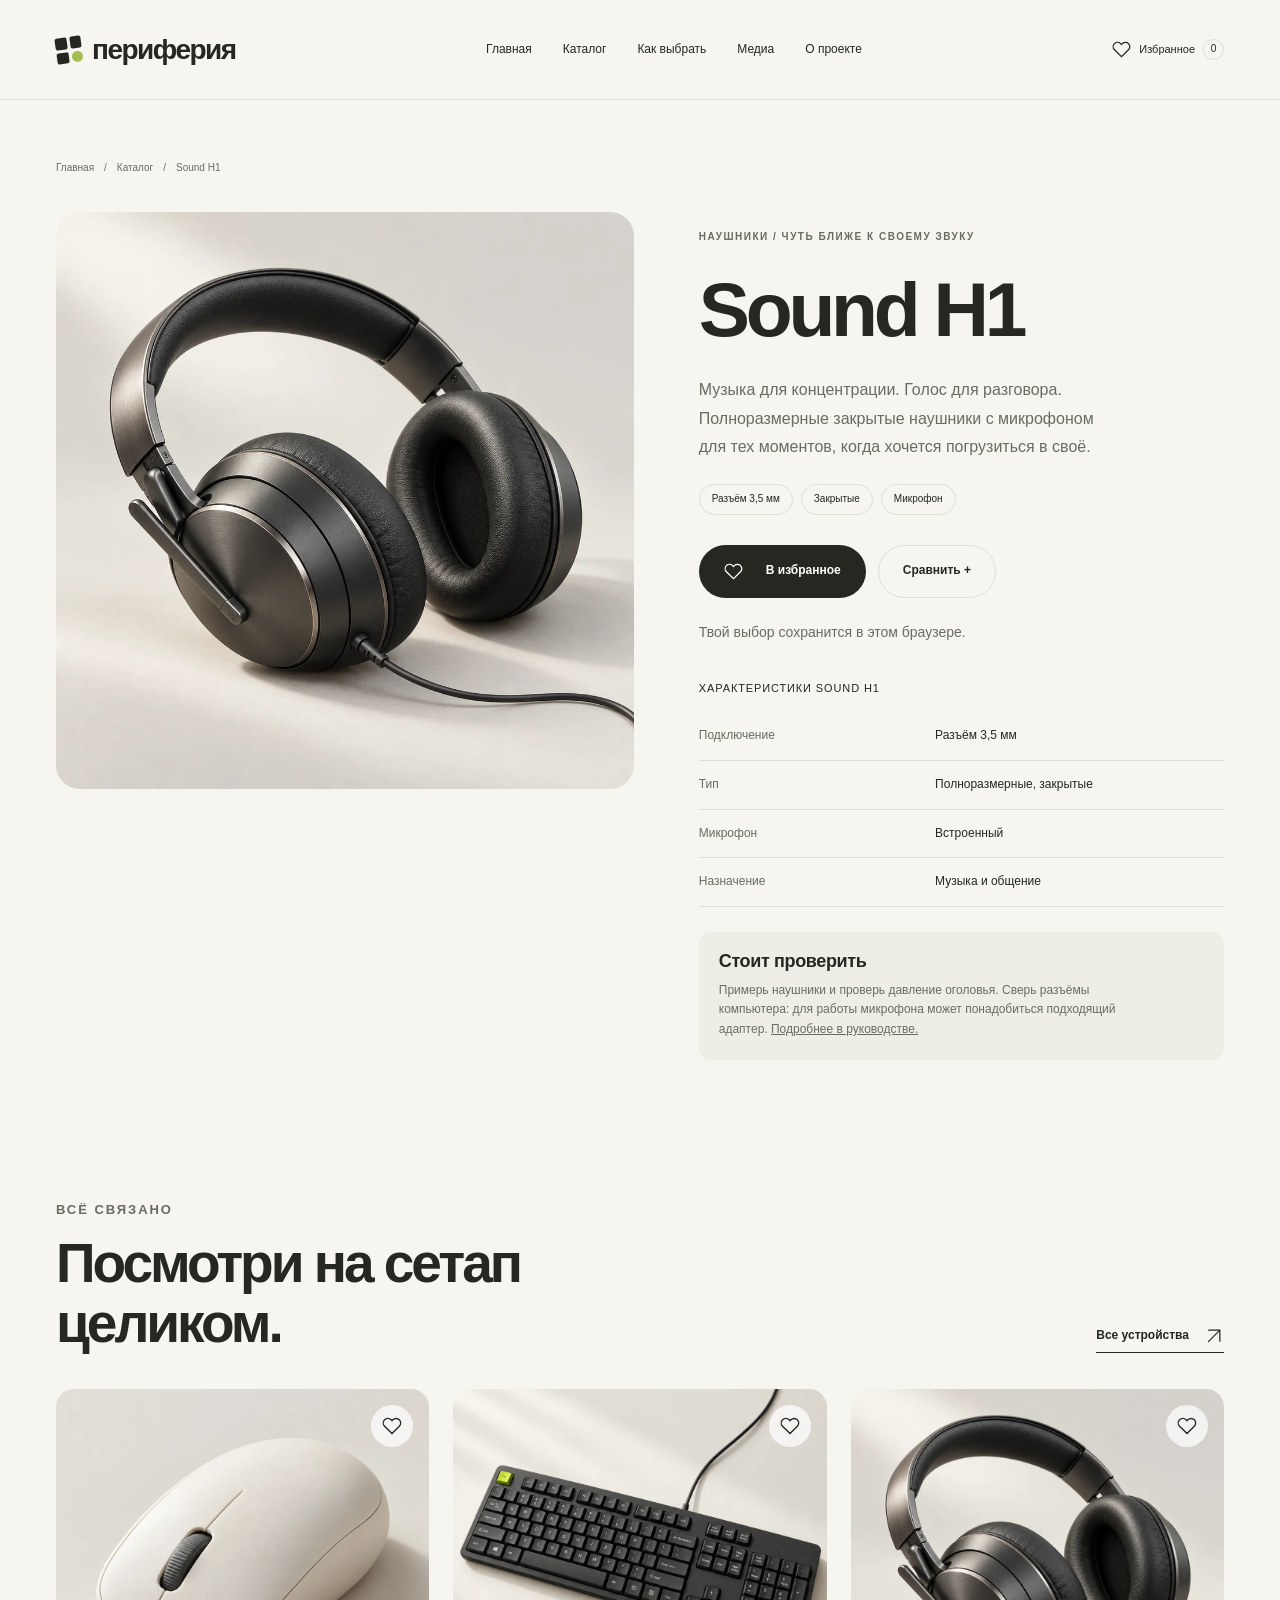
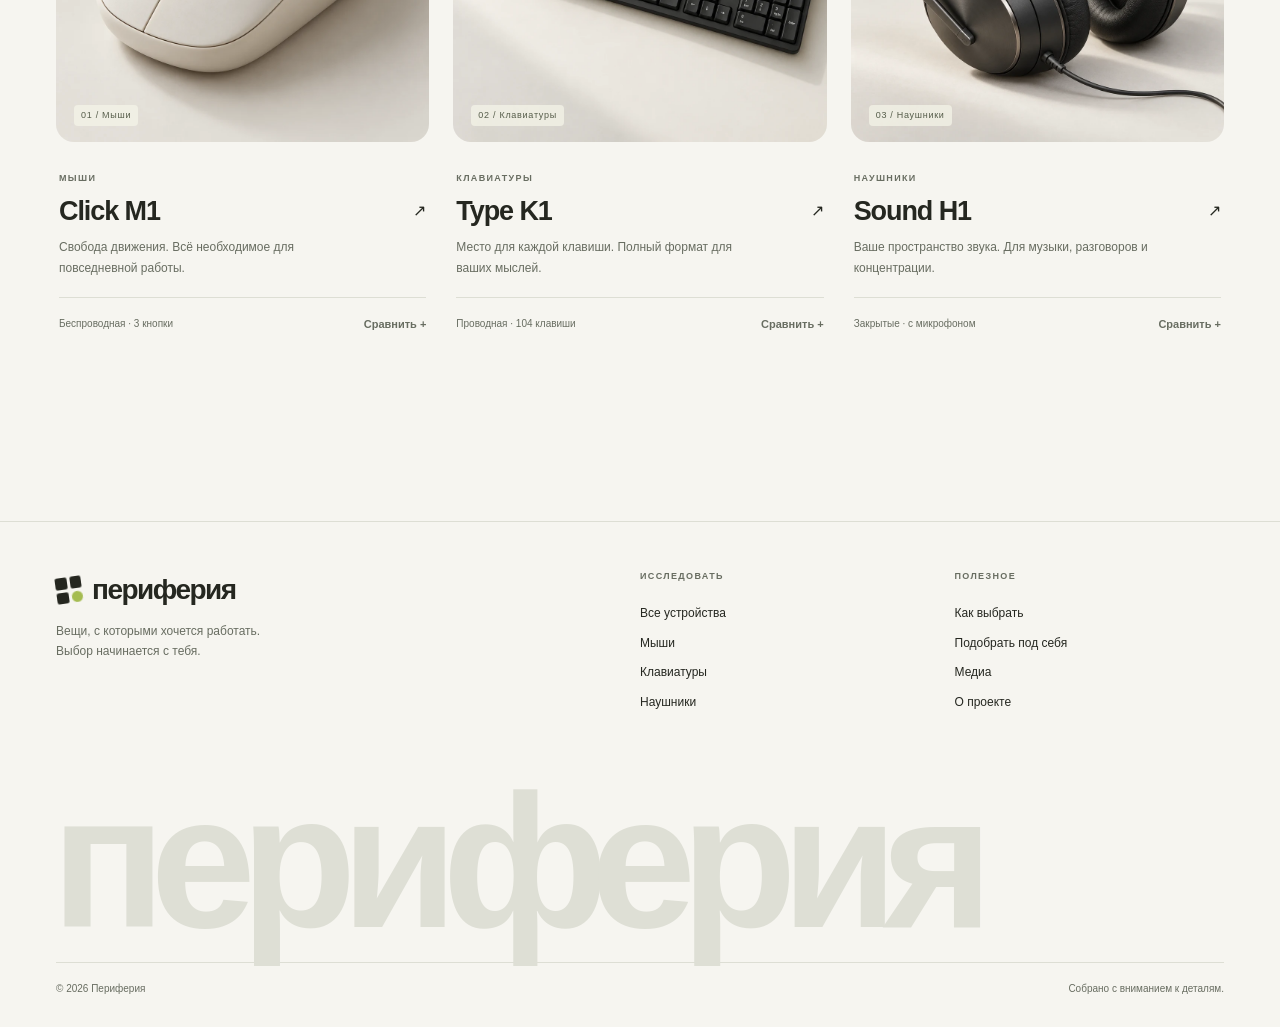
<file: headphones.html>
<!DOCTYPE html>
<html lang="ru">
  <head>
    <meta charset="UTF-8">
    <meta name="viewport" content="width=device-width, initial-scale=1">
    <meta name="theme-color" content="#f6f5f0">
    <meta name="description" content="Наушники Sound H1: характеристики, подключение и удобство. Сохраните устройство в избранное или сравните с другими.">
    <meta property="og:title" content="Sound H1 — Периферия">
    <meta property="og:description" content="Наушники Sound H1: характеристики, подключение и удобство. Сохраните устройство в избранное или сравните с другими.">
    <meta property="og:type" content="website">
    <meta property="og:locale" content="ru_RU">
    <title>
      Sound H1 — Периферия
    </title>
    <link rel="icon" href="images/favicon.svg" type="image/svg+xml">
    <link rel="stylesheet" href="css/style.css">
    <script src="js/app.js" defer>
    </script>
  </head>
  <body>
    <a class="skip-link" href="#main">
      К содержанию
    </a>
    <header class="site-header">
      <div class="container header-inner">
        <a class="logo" href="index.html" aria-label="Периферия — главная">
          <span class="logo-symbol" aria-hidden="true">
            <i>
            </i>
            <i>
            </i>
            <i>
            </i>
            <i>
            </i>
          </span>
          периферия
        </a>
        <nav class="main-nav" id="main-navigation" data-mobile-nav aria-label="Основная навигация">
          <a href="index.html">
            Главная
          </a>
          <a href="catalog.html">
            Каталог
          </a>
          <a href="guide.html">
            Как выбрать
          </a>
          <a href="media.html">
            Медиа
          </a>
          <a href="about.html">
            О проекте
          </a>
        </nav>
        <div class="header-actions">
          <a class="favorite-link" href="catalog.html?favorites=1" aria-label="Открыть избранное">
            <svg width="19" height="19" viewBox="0 0 24 24" fill="none" stroke="currentColor" stroke-width="1.6" aria-hidden="true">
              <path d="M20.8 4.6a5.5 5.5 0 0 0-7.8 0L12 5.7l-1.1-1.1a5.5 5.5 0 0 0-7.8 7.8L12 21l8.8-8.6a5.5 5.5 0 0 0 0-7.8Z"/>
            </svg>
            <span>
              Избранное
            </span>
            <span class="counter" data-favorite-count>
              0
            </span>
          </a>
          <button class="menu-toggle" type="button" data-menu-toggle aria-controls="main-navigation" aria-expanded="false" aria-label="Открыть меню">
            <svg width="20" height="20" viewBox="0 0 24 24" fill="none" stroke="currentColor" stroke-width="1.5" aria-hidden="true">
              <path d="M4 8h16M4 16h16"/>
            </svg>
          </button>
        </div>
      </div>
    </header>
    <main id="main">
      <div class="container page-hero">
        <div class="breadcrumb">
          <a href="index.html">
            Главная
          </a>
          <span>
            /
          </span>
          <a href="catalog.html">
            Каталог
          </a>
          <span>
            /
          </span>
          <span>
            Sound H1
          </span>
        </div>
        <article class="product-detail">
          <div class="detail-image">
            <img src="images/headphones-studio.webp" alt="Наушники: Sound H1" width="1000" height="1000" fetchpriority="high">
          </div>
          <div class="detail-copy">
            <span class="eyebrow muted">
              Наушники / Чуть ближе к своему звуку
            </span>
            <h1>
              Sound H1
            </h1>
            <p class="lead">
              Музыка для концентрации. Голос для разговора. Полноразмерные закрытые наушники с микрофоном для тех моментов, когда хочется погрузиться в своё.
            </p>
            <div class="feature-pills">
              <span>
                Разъём 3,5 мм
              </span>
              <span>
                Закрытые
              </span>
              <span>
                Микрофон
              </span>
            </div>
            <div class="detail-actions">
              <button type="button" class="button" data-favorite="headphones" aria-pressed="false">
                <svg width="19" height="19" viewBox="0 0 24 24" fill="none" stroke="currentColor" stroke-width="1.6" aria-hidden="true">
                  <path d="M20.8 4.6a5.5 5.5 0 0 0-7.8 0L12 5.7l-1.1-1.1a5.5 5.5 0 0 0-7.8 7.8L12 21l8.8-8.6a5.5 5.5 0 0 0 0-7.8Z"/>
                </svg>
                <span data-favorite-label>
                  В избранное
                </span>
              </button>
              <button type="button" class="button button--outline" data-compare="headphones" aria-pressed="false">
                <span data-compare-label>
                  Сравнить +
                </span>
              </button>
            </div>
            <p class="fine-print">
              Твой выбор сохранится в этом браузере.
            </p>
            <table class="specs-table">
              <caption>
                Характеристики Sound H1
              </caption>
              <tbody>
                <tr>
                  <th scope="row">
                    Подключение
                  </th>
                  <td>
                    Разъём 3,5 мм
                  </td>
                </tr>
                <tr>
                  <th scope="row">
                    Тип
                  </th>
                  <td>
                    Полноразмерные, закрытые
                  </td>
                </tr>
                <tr>
                  <th scope="row">
                    Микрофон
                  </th>
                  <td>
                    Встроенный
                  </td>
                </tr>
                <tr>
                  <th scope="row">
                    Назначение
                  </th>
                  <td>
                    Музыка и общение
                  </td>
                </tr>
              </tbody>
            </table>
            <aside class="detail-advice">
              <h2>
                Стоит проверить
              </h2>
              <p>
                Примерь наушники и проверь давление оголовья. Сверь разъёмы компьютера: для работы микрофона может понадобиться подходящий адаптер.
                <a href="guide.html">
                  Подробнее в руководстве.
                </a>
              </p>
            </aside>
          </div>
        </article>
      </div>
      <section class="container section" data-reveal>
        <div class="section-heading">
          <div>
            <p class="eyebrow">
              Всё связано
            </p>
            <h2>
              Посмотри на сетап
              <br>
              целиком.
            </h2>
          </div>
          <a class="text-link" href="catalog.html">
            Все устройства
            <svg width="20" height="20" viewBox="0 0 24 24" fill="none" stroke="currentColor" stroke-width="1.5" aria-hidden="true">
              <path d="M5 19 19 5M5 5h14v14"/>
            </svg>
          </a>
        </div>
        <div class="product-grid" data-product-grid>
          <article class="product-card">
            <div class="product-visual">
              <a href="mouse.html">
                <img src="images/mouse-studio.webp" alt="Мыши: Click M1" width="1000" height="1000" loading="lazy">
              </a>
              <button class="icon-button favorite-button" data-favorite="mouse" aria-pressed="false" aria-label="Добавить Click M1 в избранное">
                <svg width="19" height="19" viewBox="0 0 24 24" fill="none" stroke="currentColor" stroke-width="1.6" aria-hidden="true">
                  <path d="M20.8 4.6a5.5 5.5 0 0 0-7.8 0L12 5.7l-1.1-1.1a5.5 5.5 0 0 0-7.8 7.8L12 21l8.8-8.6a5.5 5.5 0 0 0 0-7.8Z"/>
                </svg>
              </button>
              <span class="product-index">
                01 / Мыши
              </span>
            </div>
            <div class="product-meta">
              <span class="eyebrow">
                Мыши
              </span>
              <a class="product-title" href="mouse.html">
                <h3>
                  Click M1
                </h3>
              </a>
              <p>
                Свобода движения. Всё необходимое для повседневной работы.
              </p>
              <div class="product-bottom">
                <span>
                  Беспроводная · 3 кнопки
                </span>
                <button class="text-button" data-compare="mouse" aria-pressed="false">
                  Сравнить +
                </button>
              </div>
            </div>
          </article>
          <article class="product-card">
            <div class="product-visual">
              <a href="keyboard.html">
                <img src="images/keyboard-studio.webp" alt="Клавиатуры: Type K1" width="1000" height="1000" loading="lazy">
              </a>
              <button class="icon-button favorite-button" data-favorite="keyboard" aria-pressed="false" aria-label="Добавить Type K1 в избранное">
                <svg width="19" height="19" viewBox="0 0 24 24" fill="none" stroke="currentColor" stroke-width="1.6" aria-hidden="true">
                  <path d="M20.8 4.6a5.5 5.5 0 0 0-7.8 0L12 5.7l-1.1-1.1a5.5 5.5 0 0 0-7.8 7.8L12 21l8.8-8.6a5.5 5.5 0 0 0 0-7.8Z"/>
                </svg>
              </button>
              <span class="product-index">
                02 / Клавиатуры
              </span>
            </div>
            <div class="product-meta">
              <span class="eyebrow">
                Клавиатуры
              </span>
              <a class="product-title" href="keyboard.html">
                <h3>
                  Type K1
                </h3>
              </a>
              <p>
                Место для каждой клавиши. Полный формат для ваших мыслей.
              </p>
              <div class="product-bottom">
                <span>
                  Проводная · 104 клавиши
                </span>
                <button class="text-button" data-compare="keyboard" aria-pressed="false">
                  Сравнить +
                </button>
              </div>
            </div>
          </article>
          <article class="product-card">
            <div class="product-visual">
              <a href="headphones.html">
                <img src="images/headphones-studio.webp" alt="Наушники: Sound H1" width="1000" height="1000" loading="lazy">
              </a>
              <button class="icon-button favorite-button" data-favorite="headphones" aria-pressed="false" aria-label="Добавить Sound H1 в избранное">
                <svg width="19" height="19" viewBox="0 0 24 24" fill="none" stroke="currentColor" stroke-width="1.6" aria-hidden="true">
                  <path d="M20.8 4.6a5.5 5.5 0 0 0-7.8 0L12 5.7l-1.1-1.1a5.5 5.5 0 0 0-7.8 7.8L12 21l8.8-8.6a5.5 5.5 0 0 0 0-7.8Z"/>
                </svg>
              </button>
              <span class="product-index">
                03 / Наушники
              </span>
            </div>
            <div class="product-meta">
              <span class="eyebrow">
                Наушники
              </span>
              <a class="product-title" href="headphones.html">
                <h3>
                  Sound H1
                </h3>
              </a>
              <p>
                Ваше пространство звука. Для музыки, разговоров и концентрации.
              </p>
              <div class="product-bottom">
                <span>
                  Закрытые · с микрофоном
                </span>
                <button class="text-button" data-compare="headphones" aria-pressed="false">
                  Сравнить +
                </button>
              </div>
            </div>
          </article>
        </div>
      </section>
    </main>
    <footer class="site-footer">
      <div class="container">
        <div class="footer-top">
          <div class="footer-brand">
            <a class="logo" href="index.html" aria-label="Периферия — главная">
              <span class="logo-symbol" aria-hidden="true">
                <i>
                </i>
                <i>
                </i>
                <i>
                </i>
                <i>
                </i>
              </span>
              периферия
            </a>
            <p>
              Вещи, с которыми хочется работать.
              <br>
              Выбор начинается с тебя.
            </p>
          </div>
          <div class="footer-links">
            <p class="eyebrow">
              Исследовать
            </p>
            <a href="catalog.html">
              Все устройства
            </a>
            <a href="catalog.html?category=mouse">
              Мыши
            </a>
            <a href="catalog.html?category=keyboard">
              Клавиатуры
            </a>
            <a href="catalog.html?category=headphones">
              Наушники
            </a>
          </div>
          <div class="footer-links">
            <p class="eyebrow">
              Полезное
            </p>
            <a href="guide.html">
              Как выбрать
            </a>
            <a href="guide.html#finder">
              Подобрать под себя
            </a>
            <a href="media.html">
              Медиа
            </a>
            <a href="about.html">
              О проекте
            </a>
          </div>
        </div>
        <div class="footer-word" aria-hidden="true">
          периферия
        </div>
        <div class="footer-bottom">
          <span>
            © 2026 Периферия
          </span>
          <span>
            Собрано с вниманием к деталям.
          </span>
        </div>
      </div>
    </footer>
    <div class="compare-bar" data-compare-bar hidden>
      <span>
        В сравнении:
        <b data-compare-count>
          0
        </b>
      </span>
      <button class="button button--lime" type="button" data-open-compare>
        Сравнить устройства
        <svg width="20" height="20" viewBox="0 0 24 24" fill="none" stroke="currentColor" stroke-width="1.5" aria-hidden="true">
          <path d="M5 19 19 5M5 5h14v14"/>
        </svg>
      </button>
      <button type="button" data-clear-compare>
        Сбросить
      </button>
    </div>
    <dialog class="compare-dialog" id="compare-dialog" aria-labelledby="compare-title">
      <div class="dialog-heading">
        <h2 id="compare-title">
          Всё рядом.
        </h2>
        <button type="button" class="icon-button" data-close-dialog aria-label="Закрыть сравнение">
          ✕
        </button>
      </div>
      <div data-compare-content>
      </div>
    </dialog>
    <div class="toast" data-toast role="status" hidden>
    </div>
  </body>
</html>
</file>
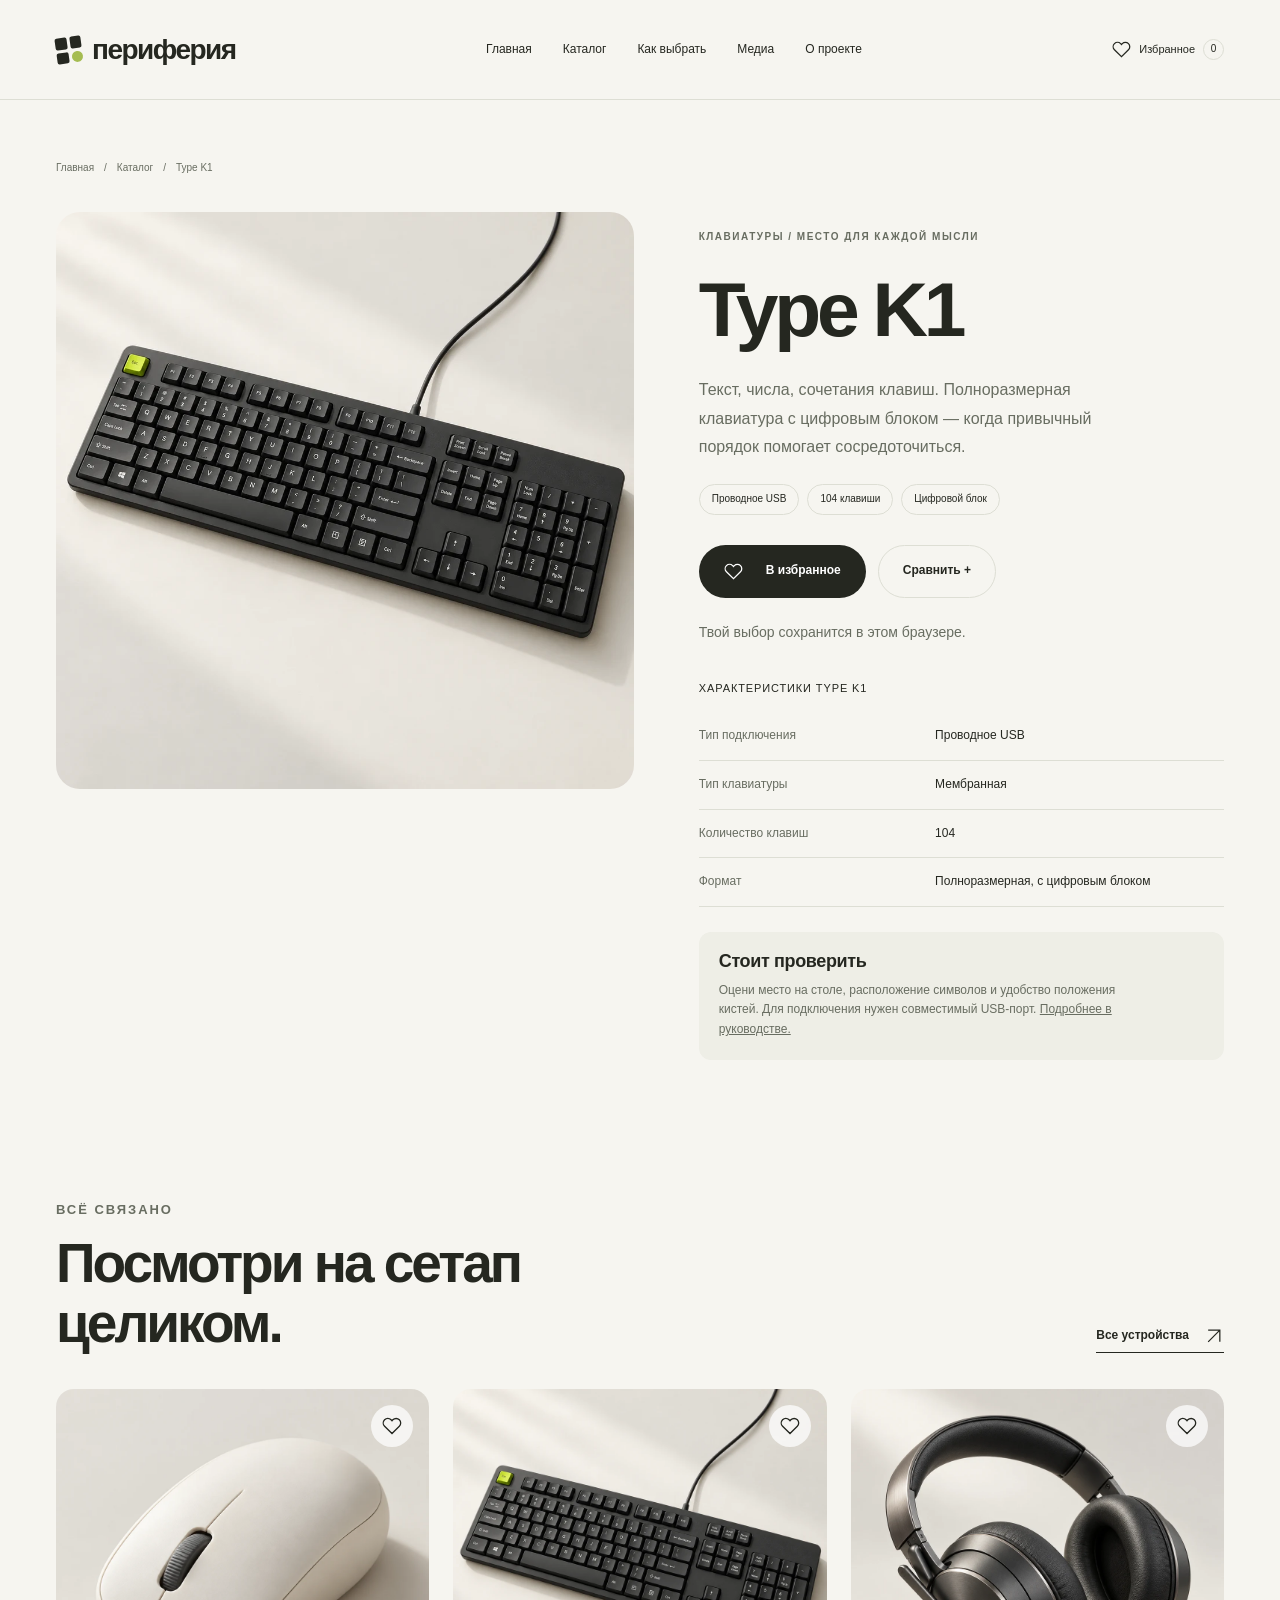
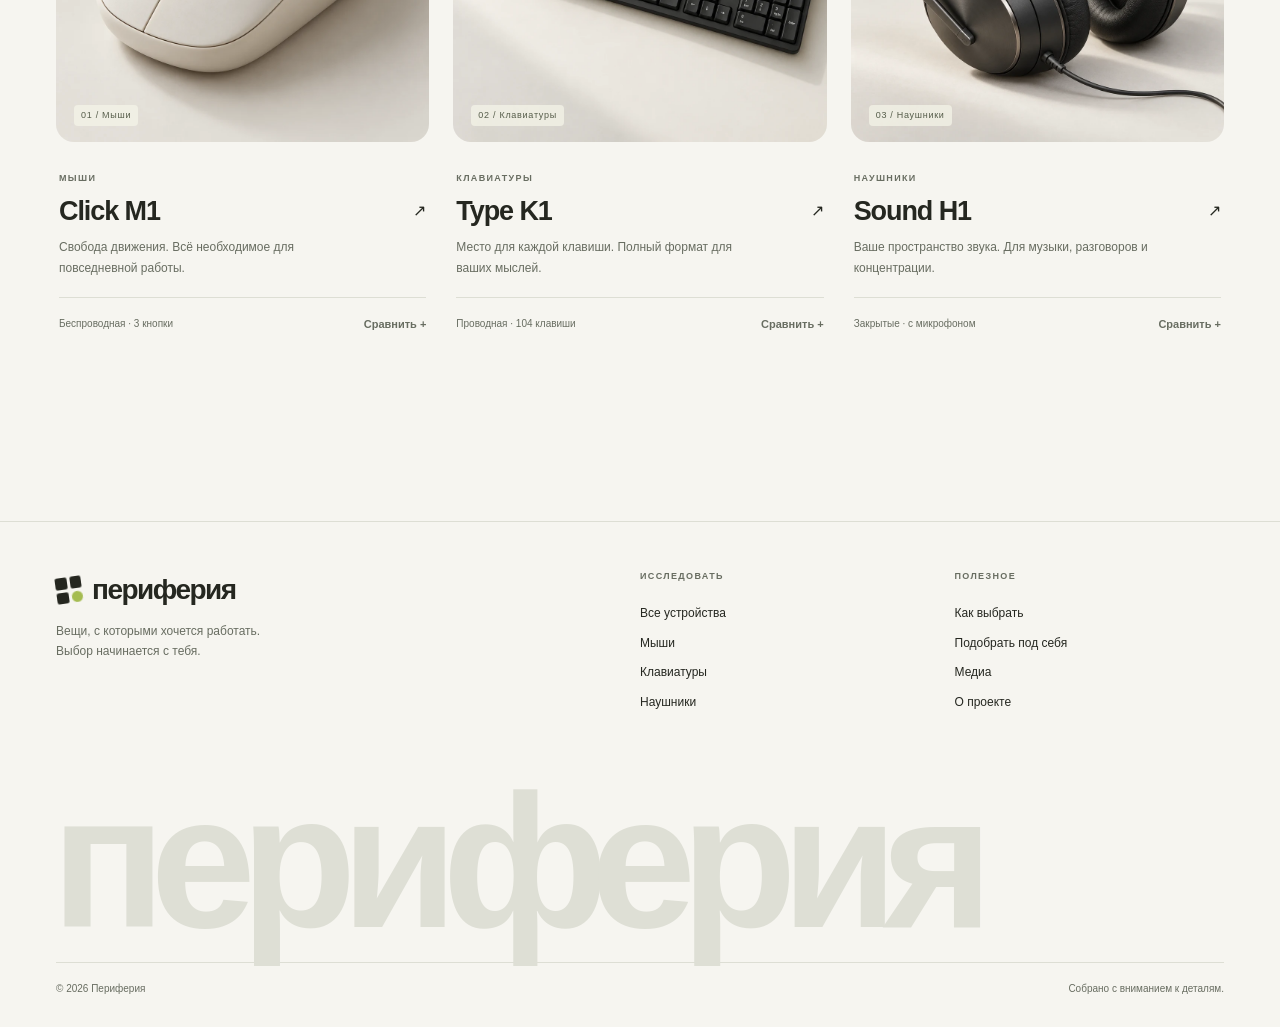
<file: keyboard.html>
<!DOCTYPE html>
<html lang="ru">
  <head>
    <meta charset="UTF-8">
    <meta name="viewport" content="width=device-width, initial-scale=1">
    <meta name="theme-color" content="#f6f5f0">
    <meta name="description" content="Клавиатуры Type K1: характеристики, подключение и удобство. Сохраните устройство в избранное или сравните с другими.">
    <meta property="og:title" content="Type K1 — Периферия">
    <meta property="og:description" content="Клавиатуры Type K1: характеристики, подключение и удобство. Сохраните устройство в избранное или сравните с другими.">
    <meta property="og:type" content="website">
    <meta property="og:locale" content="ru_RU">
    <title>
      Type K1 — Периферия
    </title>
    <link rel="icon" href="images/favicon.svg" type="image/svg+xml">
    <link rel="stylesheet" href="css/style.css">
    <script src="js/app.js" defer>
    </script>
  </head>
  <body>
    <a class="skip-link" href="#main">
      К содержанию
    </a>
    <header class="site-header">
      <div class="container header-inner">
        <a class="logo" href="index.html" aria-label="Периферия — главная">
          <span class="logo-symbol" aria-hidden="true">
            <i>
            </i>
            <i>
            </i>
            <i>
            </i>
            <i>
            </i>
          </span>
          периферия
        </a>
        <nav class="main-nav" id="main-navigation" data-mobile-nav aria-label="Основная навигация">
          <a href="index.html">
            Главная
          </a>
          <a href="catalog.html">
            Каталог
          </a>
          <a href="guide.html">
            Как выбрать
          </a>
          <a href="media.html">
            Медиа
          </a>
          <a href="about.html">
            О проекте
          </a>
        </nav>
        <div class="header-actions">
          <a class="favorite-link" href="catalog.html?favorites=1" aria-label="Открыть избранное">
            <svg width="19" height="19" viewBox="0 0 24 24" fill="none" stroke="currentColor" stroke-width="1.6" aria-hidden="true">
              <path d="M20.8 4.6a5.5 5.5 0 0 0-7.8 0L12 5.7l-1.1-1.1a5.5 5.5 0 0 0-7.8 7.8L12 21l8.8-8.6a5.5 5.5 0 0 0 0-7.8Z"/>
            </svg>
            <span>
              Избранное
            </span>
            <span class="counter" data-favorite-count>
              0
            </span>
          </a>
          <button class="menu-toggle" type="button" data-menu-toggle aria-controls="main-navigation" aria-expanded="false" aria-label="Открыть меню">
            <svg width="20" height="20" viewBox="0 0 24 24" fill="none" stroke="currentColor" stroke-width="1.5" aria-hidden="true">
              <path d="M4 8h16M4 16h16"/>
            </svg>
          </button>
        </div>
      </div>
    </header>
    <main id="main">
      <div class="container page-hero">
        <div class="breadcrumb">
          <a href="index.html">
            Главная
          </a>
          <span>
            /
          </span>
          <a href="catalog.html">
            Каталог
          </a>
          <span>
            /
          </span>
          <span>
            Type K1
          </span>
        </div>
        <article class="product-detail">
          <div class="detail-image">
            <img src="images/keyboard-studio.webp" alt="Клавиатуры: Type K1" width="1000" height="1000" fetchpriority="high">
          </div>
          <div class="detail-copy">
            <span class="eyebrow muted">
              Клавиатуры / Место для каждой мысли
            </span>
            <h1>
              Type K1
            </h1>
            <p class="lead">
              Текст, числа, сочетания клавиш. Полноразмерная клавиатура с цифровым блоком — когда привычный порядок помогает сосредоточиться.
            </p>
            <div class="feature-pills">
              <span>
                Проводное USB
              </span>
              <span>
                104 клавиши
              </span>
              <span>
                Цифровой блок
              </span>
            </div>
            <div class="detail-actions">
              <button type="button" class="button" data-favorite="keyboard" aria-pressed="false">
                <svg width="19" height="19" viewBox="0 0 24 24" fill="none" stroke="currentColor" stroke-width="1.6" aria-hidden="true">
                  <path d="M20.8 4.6a5.5 5.5 0 0 0-7.8 0L12 5.7l-1.1-1.1a5.5 5.5 0 0 0-7.8 7.8L12 21l8.8-8.6a5.5 5.5 0 0 0 0-7.8Z"/>
                </svg>
                <span data-favorite-label>
                  В избранное
                </span>
              </button>
              <button type="button" class="button button--outline" data-compare="keyboard" aria-pressed="false">
                <span data-compare-label>
                  Сравнить +
                </span>
              </button>
            </div>
            <p class="fine-print">
              Твой выбор сохранится в этом браузере.
            </p>
            <table class="specs-table">
              <caption>
                Характеристики Type K1
              </caption>
              <tbody>
                <tr>
                  <th scope="row">
                    Тип подключения
                  </th>
                  <td>
                    Проводное USB
                  </td>
                </tr>
                <tr>
                  <th scope="row">
                    Тип клавиатуры
                  </th>
                  <td>
                    Мембранная
                  </td>
                </tr>
                <tr>
                  <th scope="row">
                    Количество клавиш
                  </th>
                  <td>
                    104
                  </td>
                </tr>
                <tr>
                  <th scope="row">
                    Формат
                  </th>
                  <td>
                    Полноразмерная, с цифровым блоком
                  </td>
                </tr>
              </tbody>
            </table>
            <aside class="detail-advice">
              <h2>
                Стоит проверить
              </h2>
              <p>
                Оцени место на столе, расположение символов и удобство положения кистей. Для подключения нужен совместимый USB-порт.
                <a href="guide.html">
                  Подробнее в руководстве.
                </a>
              </p>
            </aside>
          </div>
        </article>
      </div>
      <section class="container section" data-reveal>
        <div class="section-heading">
          <div>
            <p class="eyebrow">
              Всё связано
            </p>
            <h2>
              Посмотри на сетап
              <br>
              целиком.
            </h2>
          </div>
          <a class="text-link" href="catalog.html">
            Все устройства
            <svg width="20" height="20" viewBox="0 0 24 24" fill="none" stroke="currentColor" stroke-width="1.5" aria-hidden="true">
              <path d="M5 19 19 5M5 5h14v14"/>
            </svg>
          </a>
        </div>
        <div class="product-grid" data-product-grid>
          <article class="product-card">
            <div class="product-visual">
              <a href="mouse.html">
                <img src="images/mouse-studio.webp" alt="Мыши: Click M1" width="1000" height="1000" loading="lazy">
              </a>
              <button class="icon-button favorite-button" data-favorite="mouse" aria-pressed="false" aria-label="Добавить Click M1 в избранное">
                <svg width="19" height="19" viewBox="0 0 24 24" fill="none" stroke="currentColor" stroke-width="1.6" aria-hidden="true">
                  <path d="M20.8 4.6a5.5 5.5 0 0 0-7.8 0L12 5.7l-1.1-1.1a5.5 5.5 0 0 0-7.8 7.8L12 21l8.8-8.6a5.5 5.5 0 0 0 0-7.8Z"/>
                </svg>
              </button>
              <span class="product-index">
                01 / Мыши
              </span>
            </div>
            <div class="product-meta">
              <span class="eyebrow">
                Мыши
              </span>
              <a class="product-title" href="mouse.html">
                <h3>
                  Click M1
                </h3>
              </a>
              <p>
                Свобода движения. Всё необходимое для повседневной работы.
              </p>
              <div class="product-bottom">
                <span>
                  Беспроводная · 3 кнопки
                </span>
                <button class="text-button" data-compare="mouse" aria-pressed="false">
                  Сравнить +
                </button>
              </div>
            </div>
          </article>
          <article class="product-card">
            <div class="product-visual">
              <a href="keyboard.html">
                <img src="images/keyboard-studio.webp" alt="Клавиатуры: Type K1" width="1000" height="1000" loading="lazy">
              </a>
              <button class="icon-button favorite-button" data-favorite="keyboard" aria-pressed="false" aria-label="Добавить Type K1 в избранное">
                <svg width="19" height="19" viewBox="0 0 24 24" fill="none" stroke="currentColor" stroke-width="1.6" aria-hidden="true">
                  <path d="M20.8 4.6a5.5 5.5 0 0 0-7.8 0L12 5.7l-1.1-1.1a5.5 5.5 0 0 0-7.8 7.8L12 21l8.8-8.6a5.5 5.5 0 0 0 0-7.8Z"/>
                </svg>
              </button>
              <span class="product-index">
                02 / Клавиатуры
              </span>
            </div>
            <div class="product-meta">
              <span class="eyebrow">
                Клавиатуры
              </span>
              <a class="product-title" href="keyboard.html">
                <h3>
                  Type K1
                </h3>
              </a>
              <p>
                Место для каждой клавиши. Полный формат для ваших мыслей.
              </p>
              <div class="product-bottom">
                <span>
                  Проводная · 104 клавиши
                </span>
                <button class="text-button" data-compare="keyboard" aria-pressed="false">
                  Сравнить +
                </button>
              </div>
            </div>
          </article>
          <article class="product-card">
            <div class="product-visual">
              <a href="headphones.html">
                <img src="images/headphones-studio.webp" alt="Наушники: Sound H1" width="1000" height="1000" loading="lazy">
              </a>
              <button class="icon-button favorite-button" data-favorite="headphones" aria-pressed="false" aria-label="Добавить Sound H1 в избранное">
                <svg width="19" height="19" viewBox="0 0 24 24" fill="none" stroke="currentColor" stroke-width="1.6" aria-hidden="true">
                  <path d="M20.8 4.6a5.5 5.5 0 0 0-7.8 0L12 5.7l-1.1-1.1a5.5 5.5 0 0 0-7.8 7.8L12 21l8.8-8.6a5.5 5.5 0 0 0 0-7.8Z"/>
                </svg>
              </button>
              <span class="product-index">
                03 / Наушники
              </span>
            </div>
            <div class="product-meta">
              <span class="eyebrow">
                Наушники
              </span>
              <a class="product-title" href="headphones.html">
                <h3>
                  Sound H1
                </h3>
              </a>
              <p>
                Ваше пространство звука. Для музыки, разговоров и концентрации.
              </p>
              <div class="product-bottom">
                <span>
                  Закрытые · с микрофоном
                </span>
                <button class="text-button" data-compare="headphones" aria-pressed="false">
                  Сравнить +
                </button>
              </div>
            </div>
          </article>
        </div>
      </section>
    </main>
    <footer class="site-footer">
      <div class="container">
        <div class="footer-top">
          <div class="footer-brand">
            <a class="logo" href="index.html" aria-label="Периферия — главная">
              <span class="logo-symbol" aria-hidden="true">
                <i>
                </i>
                <i>
                </i>
                <i>
                </i>
                <i>
                </i>
              </span>
              периферия
            </a>
            <p>
              Вещи, с которыми хочется работать.
              <br>
              Выбор начинается с тебя.
            </p>
          </div>
          <div class="footer-links">
            <p class="eyebrow">
              Исследовать
            </p>
            <a href="catalog.html">
              Все устройства
            </a>
            <a href="catalog.html?category=mouse">
              Мыши
            </a>
            <a href="catalog.html?category=keyboard">
              Клавиатуры
            </a>
            <a href="catalog.html?category=headphones">
              Наушники
            </a>
          </div>
          <div class="footer-links">
            <p class="eyebrow">
              Полезное
            </p>
            <a href="guide.html">
              Как выбрать
            </a>
            <a href="guide.html#finder">
              Подобрать под себя
            </a>
            <a href="media.html">
              Медиа
            </a>
            <a href="about.html">
              О проекте
            </a>
          </div>
        </div>
        <div class="footer-word" aria-hidden="true">
          периферия
        </div>
        <div class="footer-bottom">
          <span>
            © 2026 Периферия
          </span>
          <span>
            Собрано с вниманием к деталям.
          </span>
        </div>
      </div>
    </footer>
    <div class="compare-bar" data-compare-bar hidden>
      <span>
        В сравнении:
        <b data-compare-count>
          0
        </b>
      </span>
      <button class="button button--lime" type="button" data-open-compare>
        Сравнить устройства
        <svg width="20" height="20" viewBox="0 0 24 24" fill="none" stroke="currentColor" stroke-width="1.5" aria-hidden="true">
          <path d="M5 19 19 5M5 5h14v14"/>
        </svg>
      </button>
      <button type="button" data-clear-compare>
        Сбросить
      </button>
    </div>
    <dialog class="compare-dialog" id="compare-dialog" aria-labelledby="compare-title">
      <div class="dialog-heading">
        <h2 id="compare-title">
          Всё рядом.
        </h2>
        <button type="button" class="icon-button" data-close-dialog aria-label="Закрыть сравнение">
          ✕
        </button>
      </div>
      <div data-compare-content>
      </div>
    </dialog>
    <div class="toast" data-toast role="status" hidden>
    </div>
  </body>
</html>
</file>
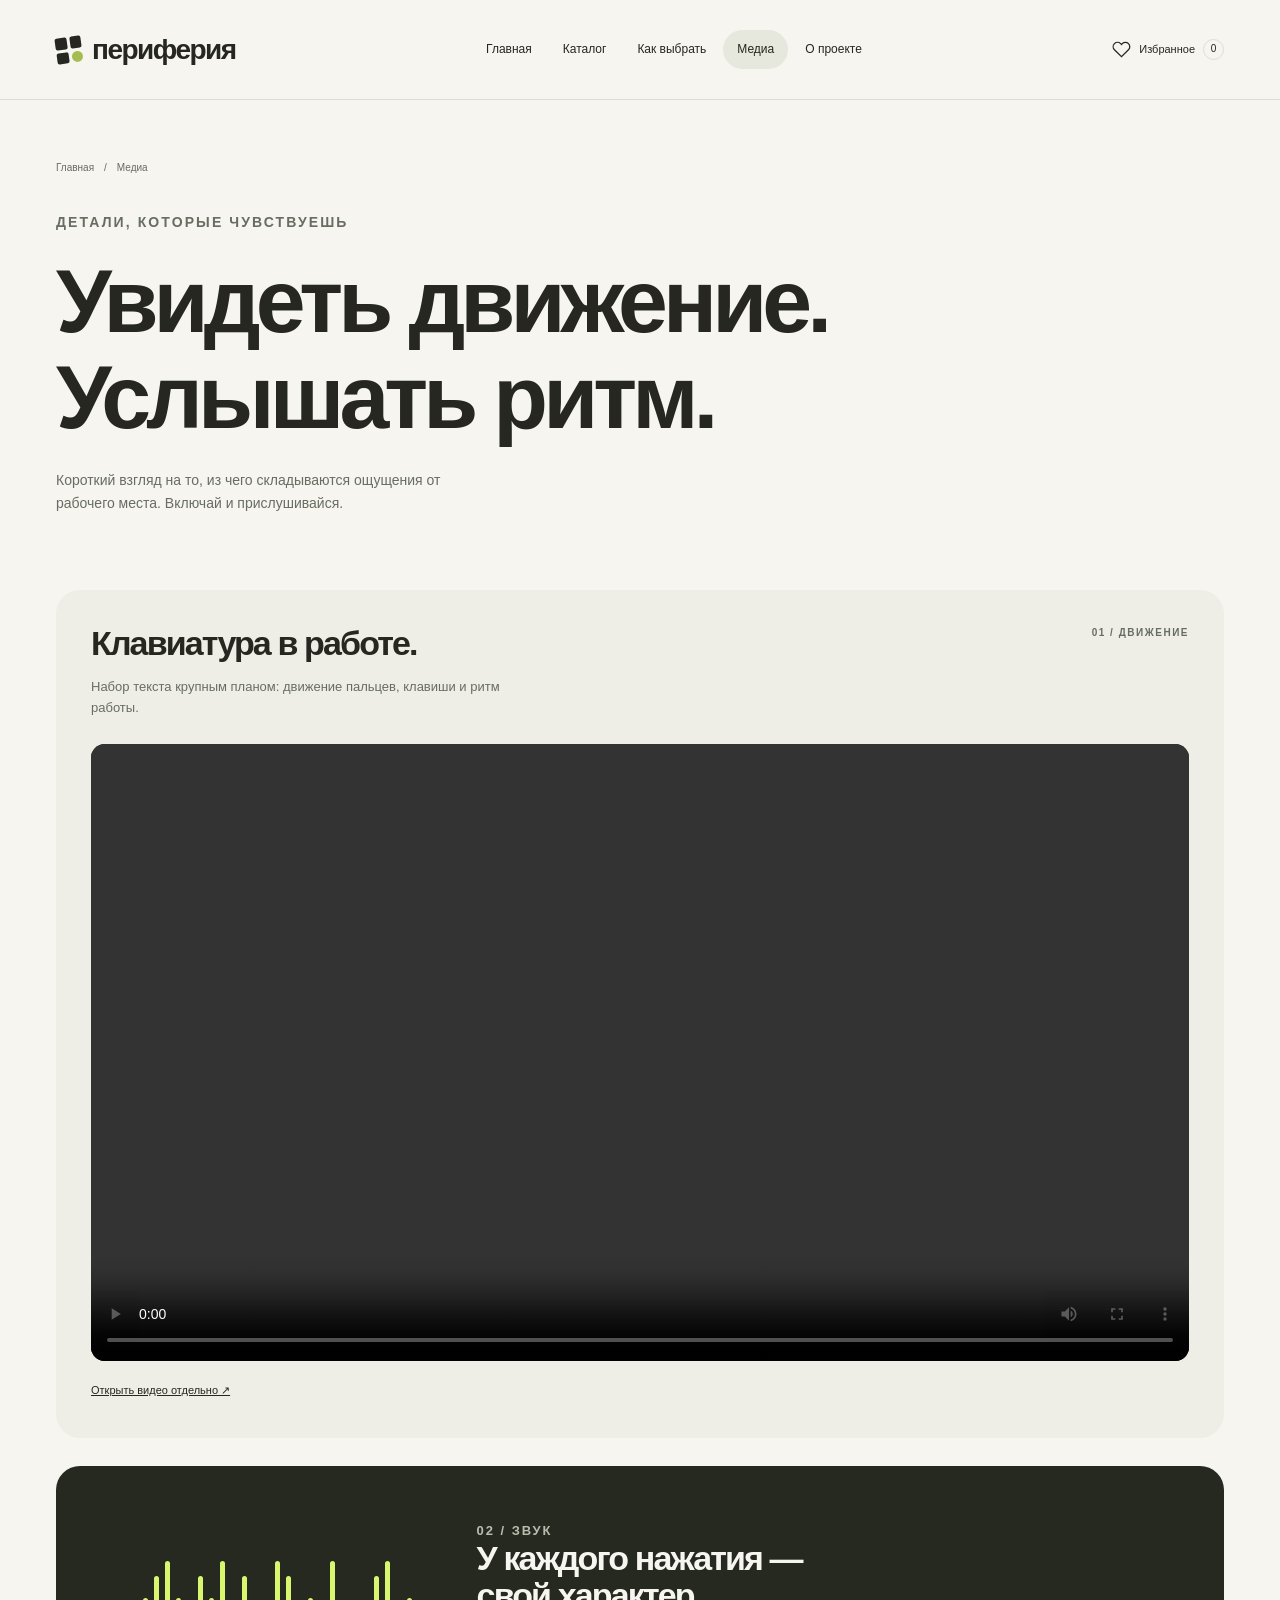
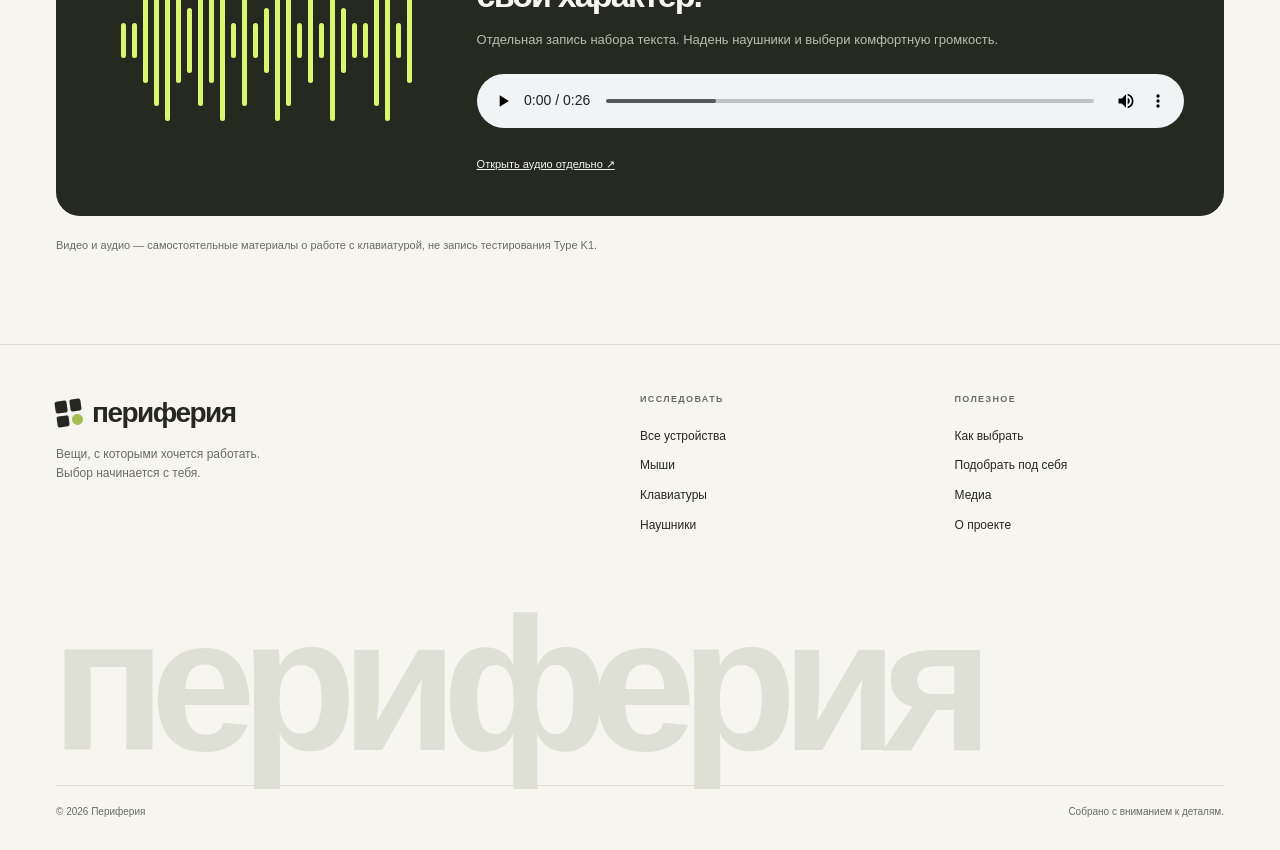
<file: media.html>
<!DOCTYPE html>
<html lang="ru">
  <head>
    <meta charset="UTF-8">
    <meta name="viewport" content="width=device-width, initial-scale=1">
    <meta name="theme-color" content="#f6f5f0">
    <meta name="description" content="Движение клавиш и звук набора текста. Посмотрите видео и послушайте запись работы с клавиатурой.">
    <meta property="og:title" content="Увидеть и услышать — Периферия">
    <meta property="og:description" content="Движение клавиш и звук набора текста. Посмотрите видео и послушайте запись работы с клавиатурой.">
    <meta property="og:type" content="website">
    <meta property="og:locale" content="ru_RU">
    <title>
      Увидеть и услышать — Периферия
    </title>
    <link rel="icon" href="images/favicon.svg" type="image/svg+xml">
    <link rel="stylesheet" href="css/style.css">
    <script src="js/app.js" defer>
    </script>
  </head>
  <body>
    <a class="skip-link" href="#main">
      К содержанию
    </a>
    <header class="site-header">
      <div class="container header-inner">
        <a class="logo" href="index.html" aria-label="Периферия — главная">
          <span class="logo-symbol" aria-hidden="true">
            <i>
            </i>
            <i>
            </i>
            <i>
            </i>
            <i>
            </i>
          </span>
          периферия
        </a>
        <nav class="main-nav" id="main-navigation" data-mobile-nav aria-label="Основная навигация">
          <a href="index.html">
            Главная
          </a>
          <a href="catalog.html">
            Каталог
          </a>
          <a href="guide.html">
            Как выбрать
          </a>
          <a href="media.html" aria-current="page">
            Медиа
          </a>
          <a href="about.html">
            О проекте
          </a>
        </nav>
        <div class="header-actions">
          <a class="favorite-link" href="catalog.html?favorites=1" aria-label="Открыть избранное">
            <svg width="19" height="19" viewBox="0 0 24 24" fill="none" stroke="currentColor" stroke-width="1.6" aria-hidden="true">
              <path d="M20.8 4.6a5.5 5.5 0 0 0-7.8 0L12 5.7l-1.1-1.1a5.5 5.5 0 0 0-7.8 7.8L12 21l8.8-8.6a5.5 5.5 0 0 0 0-7.8Z"/>
            </svg>
            <span>
              Избранное
            </span>
            <span class="counter" data-favorite-count>
              0
            </span>
          </a>
          <button class="menu-toggle" type="button" data-menu-toggle aria-controls="main-navigation" aria-expanded="false" aria-label="Открыть меню">
            <svg width="20" height="20" viewBox="0 0 24 24" fill="none" stroke="currentColor" stroke-width="1.5" aria-hidden="true">
              <path d="M4 8h16M4 16h16"/>
            </svg>
          </button>
        </div>
      </div>
    </header>
    <main id="main">
      <section class="container page-hero">
        <div class="breadcrumb">
          <a href="index.html">
            Главная
          </a>
          <span>
            /
          </span>
          <span>
            Медиа
          </span>
        </div>
        <p class="eyebrow">
          Детали, которые чувствуешь
        </p>
        <h1>
          Увидеть движение.
          <br>
          Услышать ритм.
        </h1>
        <p>
          Короткий взгляд на то, из чего складываются ощущения от рабочего места. Включай и прислушивайся.
        </p>
      </section>
      <div class="container">
        <section class="media-block">
          <div class="media-block-heading">
            <div>
              <h2>
                Клавиатура в работе.
              </h2>
              <p>
                Набор текста крупным планом: движение пальцев, клавиши и ритм работы.
              </p>
            </div>
            <span class="eyebrow muted">
              01 / Движение
            </span>
          </div>
          <video controls preload="metadata" playsinline aria-label="Клавиатура в работе">
            <source src="media/keyboard-demo.mp4.mp4" type="video/mp4">
            Браузер не поддерживает видео. Открой файл по ссылке ниже.
          </video>
          <a class="media-open" href="media/keyboard-demo.mp4.mp4">
            Открыть видео отдельно ↗
          </a>
        </section>
        <section class="sound-panel">
          <div class="sound-art" aria-hidden="true">
            <i>
            </i>
            <i>
            </i>
            <i>
            </i>
            <i>
            </i>
            <i>
            </i>
            <i>
            </i>
            <i>
            </i>
            <i>
            </i>
            <i>
            </i>
            <i>
            </i>
            <i>
            </i>
            <i>
            </i>
            <i>
            </i>
            <i>
            </i>
            <i>
            </i>
            <i>
            </i>
            <i>
            </i>
            <i>
            </i>
            <i>
            </i>
            <i>
            </i>
            <i>
            </i>
            <i>
            </i>
            <i>
            </i>
            <i>
            </i>
            <i>
            </i>
            <i>
            </i>
            <i>
            </i>
          </div>
          <div>
            <p class="eyebrow">
              02 / Звук
            </p>
            <h2>
              У каждого нажатия —
              <br>
              свой характер.
            </h2>
            <p>
              Отдельная запись набора текста. Надень наушники и выбери комфортную громкость.
            </p>
            <audio controls preload="metadata" aria-label="Звук набора текста">
              <source src="media/mixkit-keyboard-typing-1386.wav" type="audio/wav">
              Браузер не поддерживает аудио. Открой файл по ссылке ниже.
            </audio>
            <a href="media/mixkit-keyboard-typing-1386.wav">
              Открыть аудио отдельно ↗
            </a>
          </div>
        </section>
        <p class="media-footnote">
          Видео и аудио — самостоятельные материалы о работе с клавиатурой, не запись тестирования Type K1.
        </p>
      </div>
    </main>
    <footer class="site-footer">
      <div class="container">
        <div class="footer-top">
          <div class="footer-brand">
            <a class="logo" href="index.html" aria-label="Периферия — главная">
              <span class="logo-symbol" aria-hidden="true">
                <i>
                </i>
                <i>
                </i>
                <i>
                </i>
                <i>
                </i>
              </span>
              периферия
            </a>
            <p>
              Вещи, с которыми хочется работать.
              <br>
              Выбор начинается с тебя.
            </p>
          </div>
          <div class="footer-links">
            <p class="eyebrow">
              Исследовать
            </p>
            <a href="catalog.html">
              Все устройства
            </a>
            <a href="catalog.html?category=mouse">
              Мыши
            </a>
            <a href="catalog.html?category=keyboard">
              Клавиатуры
            </a>
            <a href="catalog.html?category=headphones">
              Наушники
            </a>
          </div>
          <div class="footer-links">
            <p class="eyebrow">
              Полезное
            </p>
            <a href="guide.html">
              Как выбрать
            </a>
            <a href="guide.html#finder">
              Подобрать под себя
            </a>
            <a href="media.html">
              Медиа
            </a>
            <a href="about.html">
              О проекте
            </a>
          </div>
        </div>
        <div class="footer-word" aria-hidden="true">
          периферия
        </div>
        <div class="footer-bottom">
          <span>
            © 2026 Периферия
          </span>
          <span>
            Собрано с вниманием к деталям.
          </span>
        </div>
      </div>
    </footer>
    <div class="compare-bar" data-compare-bar hidden>
      <span>
        В сравнении:
        <b data-compare-count>
          0
        </b>
      </span>
      <button class="button button--lime" type="button" data-open-compare>
        Сравнить устройства
        <svg width="20" height="20" viewBox="0 0 24 24" fill="none" stroke="currentColor" stroke-width="1.5" aria-hidden="true">
          <path d="M5 19 19 5M5 5h14v14"/>
        </svg>
      </button>
      <button type="button" data-clear-compare>
        Сбросить
      </button>
    </div>
    <dialog class="compare-dialog" id="compare-dialog" aria-labelledby="compare-title">
      <div class="dialog-heading">
        <h2 id="compare-title">
          Всё рядом.
        </h2>
        <button type="button" class="icon-button" data-close-dialog aria-label="Закрыть сравнение">
          ✕
        </button>
      </div>
      <div data-compare-content>
      </div>
    </dialog>
    <div class="toast" data-toast role="status" hidden>
    </div>
  </body>
</html>
</file>
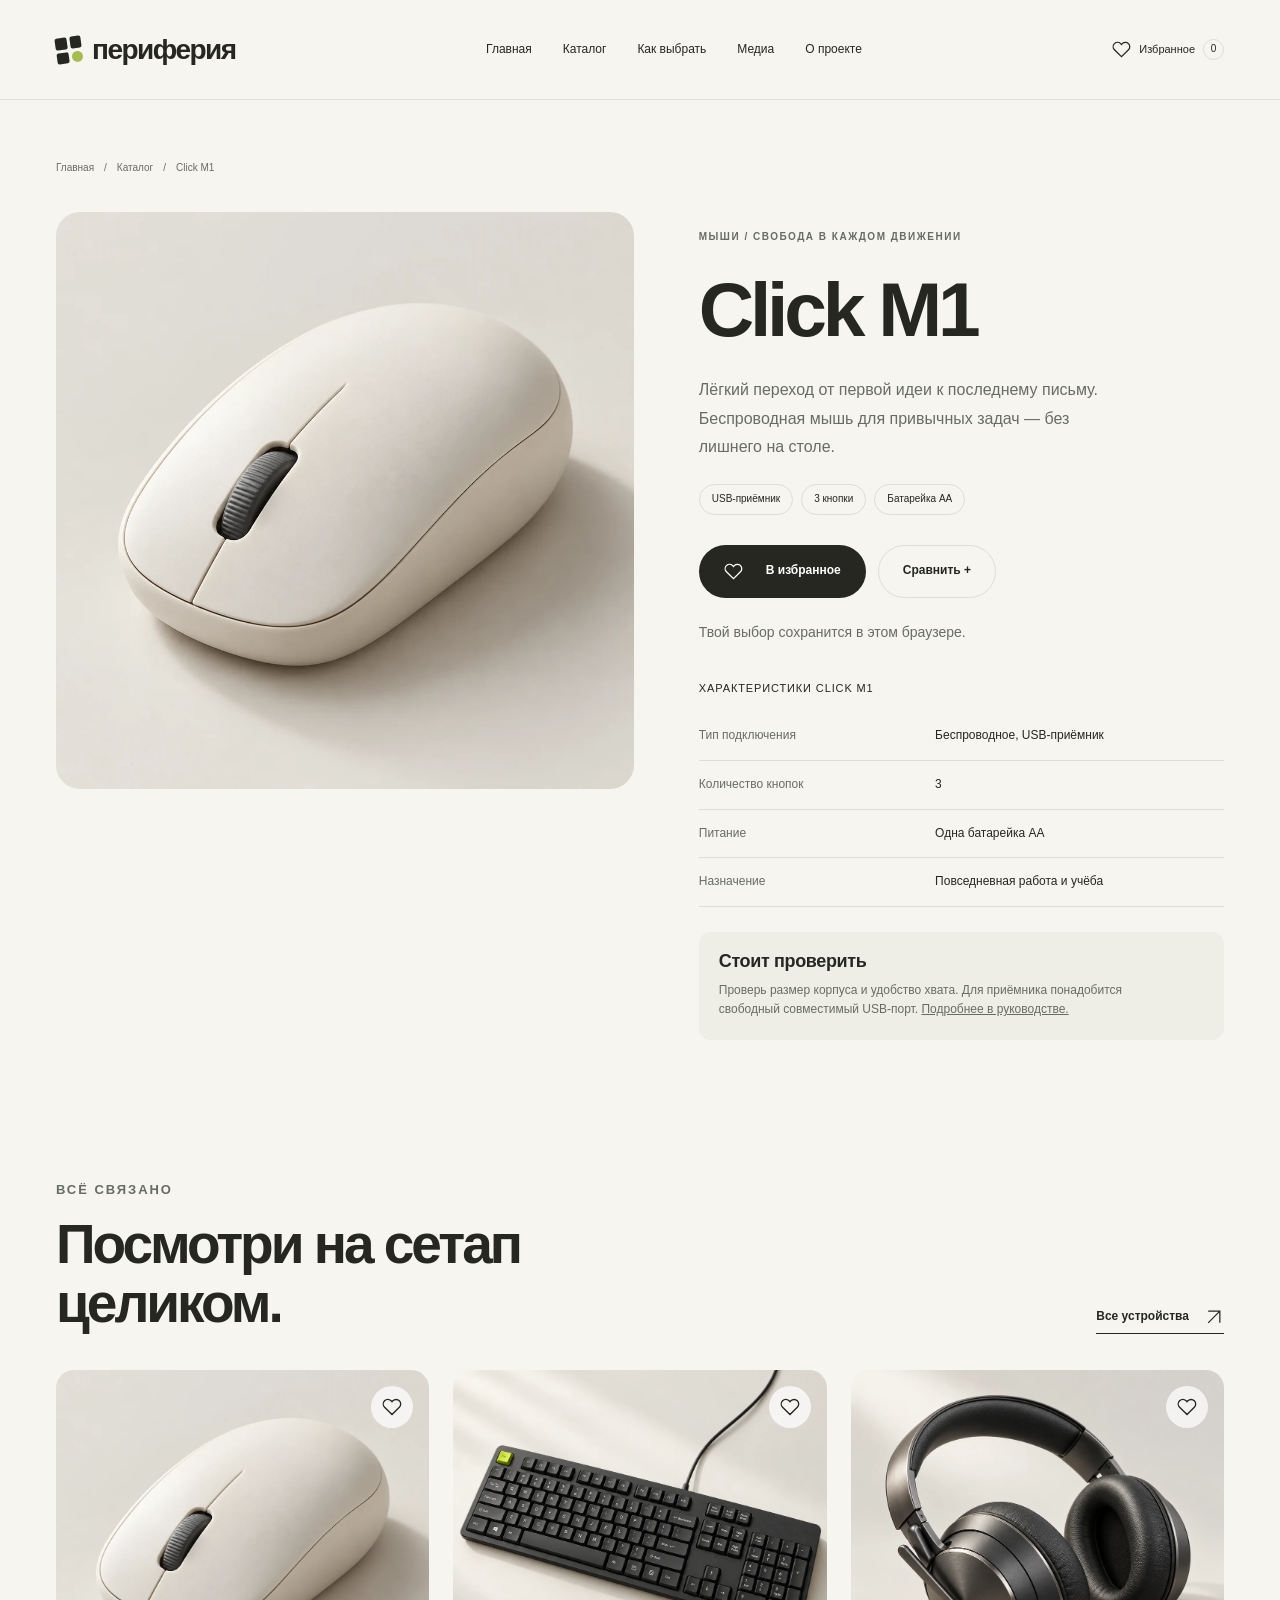
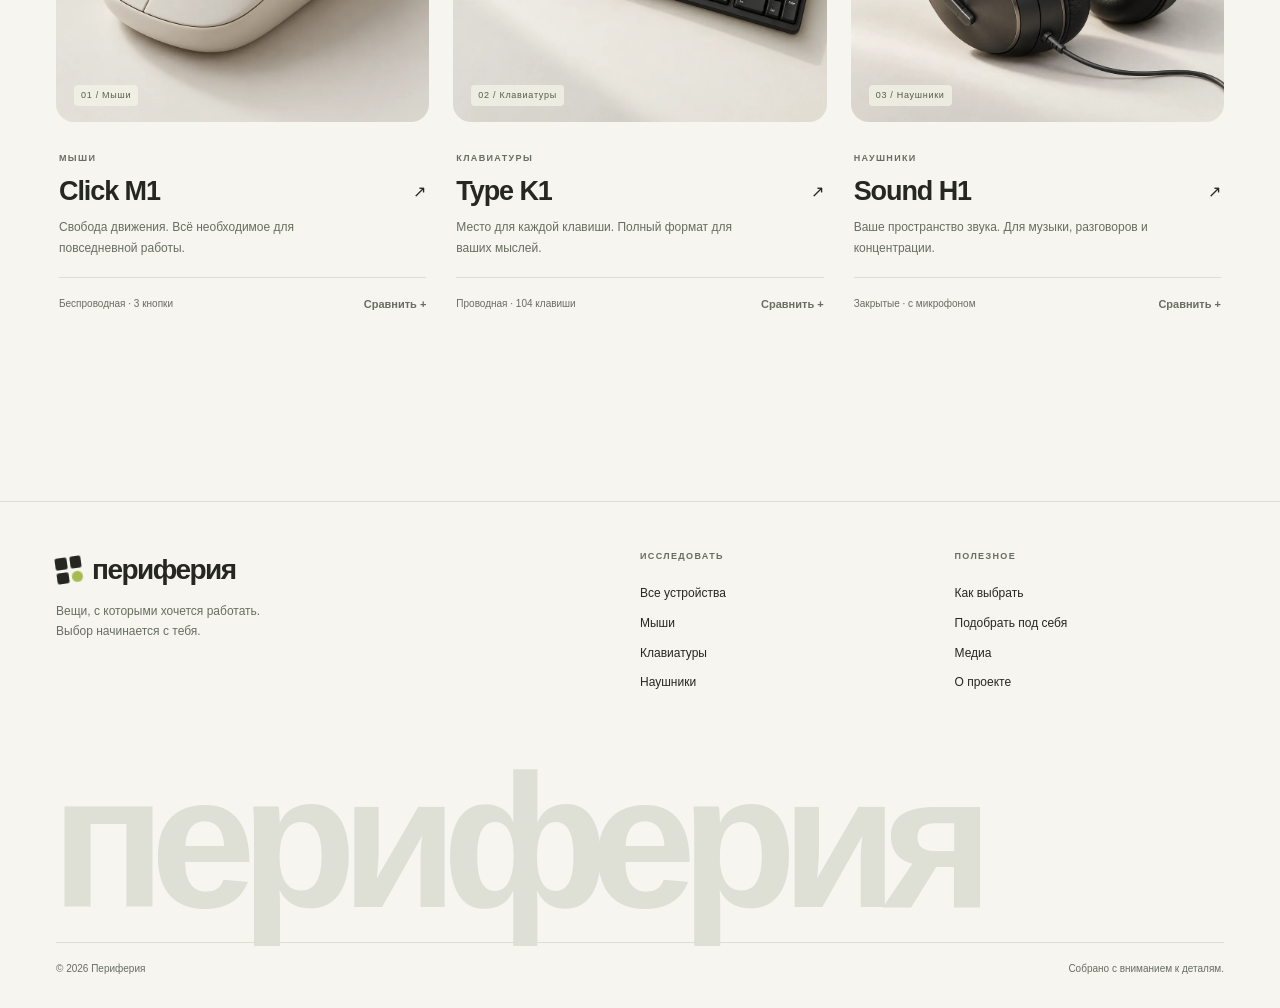
<file: mouse.html>
<!DOCTYPE html>
<html lang="ru">
  <head>
    <meta charset="UTF-8">
    <meta name="viewport" content="width=device-width, initial-scale=1">
    <meta name="theme-color" content="#f6f5f0">
    <meta name="description" content="Мыши Click M1: характеристики, подключение и удобство. Сохраните устройство в избранное или сравните с другими.">
    <meta property="og:title" content="Click M1 — Периферия">
    <meta property="og:description" content="Мыши Click M1: характеристики, подключение и удобство. Сохраните устройство в избранное или сравните с другими.">
    <meta property="og:type" content="website">
    <meta property="og:locale" content="ru_RU">
    <title>
      Click M1 — Периферия
    </title>
    <link rel="icon" href="images/favicon.svg" type="image/svg+xml">
    <link rel="stylesheet" href="css/style.css">
    <script src="js/app.js" defer>
    </script>
  </head>
  <body>
    <a class="skip-link" href="#main">
      К содержанию
    </a>
    <header class="site-header">
      <div class="container header-inner">
        <a class="logo" href="index.html" aria-label="Периферия — главная">
          <span class="logo-symbol" aria-hidden="true">
            <i>
            </i>
            <i>
            </i>
            <i>
            </i>
            <i>
            </i>
          </span>
          периферия
        </a>
        <nav class="main-nav" id="main-navigation" data-mobile-nav aria-label="Основная навигация">
          <a href="index.html">
            Главная
          </a>
          <a href="catalog.html">
            Каталог
          </a>
          <a href="guide.html">
            Как выбрать
          </a>
          <a href="media.html">
            Медиа
          </a>
          <a href="about.html">
            О проекте
          </a>
        </nav>
        <div class="header-actions">
          <a class="favorite-link" href="catalog.html?favorites=1" aria-label="Открыть избранное">
            <svg width="19" height="19" viewBox="0 0 24 24" fill="none" stroke="currentColor" stroke-width="1.6" aria-hidden="true">
              <path d="M20.8 4.6a5.5 5.5 0 0 0-7.8 0L12 5.7l-1.1-1.1a5.5 5.5 0 0 0-7.8 7.8L12 21l8.8-8.6a5.5 5.5 0 0 0 0-7.8Z"/>
            </svg>
            <span>
              Избранное
            </span>
            <span class="counter" data-favorite-count>
              0
            </span>
          </a>
          <button class="menu-toggle" type="button" data-menu-toggle aria-controls="main-navigation" aria-expanded="false" aria-label="Открыть меню">
            <svg width="20" height="20" viewBox="0 0 24 24" fill="none" stroke="currentColor" stroke-width="1.5" aria-hidden="true">
              <path d="M4 8h16M4 16h16"/>
            </svg>
          </button>
        </div>
      </div>
    </header>
    <main id="main">
      <div class="container page-hero">
        <div class="breadcrumb">
          <a href="index.html">
            Главная
          </a>
          <span>
            /
          </span>
          <a href="catalog.html">
            Каталог
          </a>
          <span>
            /
          </span>
          <span>
            Click M1
          </span>
        </div>
        <article class="product-detail">
          <div class="detail-image">
            <img src="images/mouse-studio.webp" alt="Мыши: Click M1" width="1000" height="1000" fetchpriority="high">
          </div>
          <div class="detail-copy">
            <span class="eyebrow muted">
              Мыши / Свобода в каждом движении
            </span>
            <h1>
              Click M1
            </h1>
            <p class="lead">
              Лёгкий переход от первой идеи к последнему письму. Беспроводная мышь для привычных задач — без лишнего на столе.
            </p>
            <div class="feature-pills">
              <span>
                USB-приёмник
              </span>
              <span>
                3 кнопки
              </span>
              <span>
                Батарейка AA
              </span>
            </div>
            <div class="detail-actions">
              <button type="button" class="button" data-favorite="mouse" aria-pressed="false">
                <svg width="19" height="19" viewBox="0 0 24 24" fill="none" stroke="currentColor" stroke-width="1.6" aria-hidden="true">
                  <path d="M20.8 4.6a5.5 5.5 0 0 0-7.8 0L12 5.7l-1.1-1.1a5.5 5.5 0 0 0-7.8 7.8L12 21l8.8-8.6a5.5 5.5 0 0 0 0-7.8Z"/>
                </svg>
                <span data-favorite-label>
                  В избранное
                </span>
              </button>
              <button type="button" class="button button--outline" data-compare="mouse" aria-pressed="false">
                <span data-compare-label>
                  Сравнить +
                </span>
              </button>
            </div>
            <p class="fine-print">
              Твой выбор сохранится в этом браузере.
            </p>
            <table class="specs-table">
              <caption>
                Характеристики Click M1
              </caption>
              <tbody>
                <tr>
                  <th scope="row">
                    Тип подключения
                  </th>
                  <td>
                    Беспроводное, USB-приёмник
                  </td>
                </tr>
                <tr>
                  <th scope="row">
                    Количество кнопок
                  </th>
                  <td>
                    3
                  </td>
                </tr>
                <tr>
                  <th scope="row">
                    Питание
                  </th>
                  <td>
                    Одна батарейка AA
                  </td>
                </tr>
                <tr>
                  <th scope="row">
                    Назначение
                  </th>
                  <td>
                    Повседневная работа и учёба
                  </td>
                </tr>
              </tbody>
            </table>
            <aside class="detail-advice">
              <h2>
                Стоит проверить
              </h2>
              <p>
                Проверь размер корпуса и удобство хвата. Для приёмника понадобится свободный совместимый USB-порт.
                <a href="guide.html">
                  Подробнее в руководстве.
                </a>
              </p>
            </aside>
          </div>
        </article>
      </div>
      <section class="container section" data-reveal>
        <div class="section-heading">
          <div>
            <p class="eyebrow">
              Всё связано
            </p>
            <h2>
              Посмотри на сетап
              <br>
              целиком.
            </h2>
          </div>
          <a class="text-link" href="catalog.html">
            Все устройства
            <svg width="20" height="20" viewBox="0 0 24 24" fill="none" stroke="currentColor" stroke-width="1.5" aria-hidden="true">
              <path d="M5 19 19 5M5 5h14v14"/>
            </svg>
          </a>
        </div>
        <div class="product-grid" data-product-grid>
          <article class="product-card">
            <div class="product-visual">
              <a href="mouse.html">
                <img src="images/mouse-studio.webp" alt="Мыши: Click M1" width="1000" height="1000" loading="lazy">
              </a>
              <button class="icon-button favorite-button" data-favorite="mouse" aria-pressed="false" aria-label="Добавить Click M1 в избранное">
                <svg width="19" height="19" viewBox="0 0 24 24" fill="none" stroke="currentColor" stroke-width="1.6" aria-hidden="true">
                  <path d="M20.8 4.6a5.5 5.5 0 0 0-7.8 0L12 5.7l-1.1-1.1a5.5 5.5 0 0 0-7.8 7.8L12 21l8.8-8.6a5.5 5.5 0 0 0 0-7.8Z"/>
                </svg>
              </button>
              <span class="product-index">
                01 / Мыши
              </span>
            </div>
            <div class="product-meta">
              <span class="eyebrow">
                Мыши
              </span>
              <a class="product-title" href="mouse.html">
                <h3>
                  Click M1
                </h3>
              </a>
              <p>
                Свобода движения. Всё необходимое для повседневной работы.
              </p>
              <div class="product-bottom">
                <span>
                  Беспроводная · 3 кнопки
                </span>
                <button class="text-button" data-compare="mouse" aria-pressed="false">
                  Сравнить +
                </button>
              </div>
            </div>
          </article>
          <article class="product-card">
            <div class="product-visual">
              <a href="keyboard.html">
                <img src="images/keyboard-studio.webp" alt="Клавиатуры: Type K1" width="1000" height="1000" loading="lazy">
              </a>
              <button class="icon-button favorite-button" data-favorite="keyboard" aria-pressed="false" aria-label="Добавить Type K1 в избранное">
                <svg width="19" height="19" viewBox="0 0 24 24" fill="none" stroke="currentColor" stroke-width="1.6" aria-hidden="true">
                  <path d="M20.8 4.6a5.5 5.5 0 0 0-7.8 0L12 5.7l-1.1-1.1a5.5 5.5 0 0 0-7.8 7.8L12 21l8.8-8.6a5.5 5.5 0 0 0 0-7.8Z"/>
                </svg>
              </button>
              <span class="product-index">
                02 / Клавиатуры
              </span>
            </div>
            <div class="product-meta">
              <span class="eyebrow">
                Клавиатуры
              </span>
              <a class="product-title" href="keyboard.html">
                <h3>
                  Type K1
                </h3>
              </a>
              <p>
                Место для каждой клавиши. Полный формат для ваших мыслей.
              </p>
              <div class="product-bottom">
                <span>
                  Проводная · 104 клавиши
                </span>
                <button class="text-button" data-compare="keyboard" aria-pressed="false">
                  Сравнить +
                </button>
              </div>
            </div>
          </article>
          <article class="product-card">
            <div class="product-visual">
              <a href="headphones.html">
                <img src="images/headphones-studio.webp" alt="Наушники: Sound H1" width="1000" height="1000" loading="lazy">
              </a>
              <button class="icon-button favorite-button" data-favorite="headphones" aria-pressed="false" aria-label="Добавить Sound H1 в избранное">
                <svg width="19" height="19" viewBox="0 0 24 24" fill="none" stroke="currentColor" stroke-width="1.6" aria-hidden="true">
                  <path d="M20.8 4.6a5.5 5.5 0 0 0-7.8 0L12 5.7l-1.1-1.1a5.5 5.5 0 0 0-7.8 7.8L12 21l8.8-8.6a5.5 5.5 0 0 0 0-7.8Z"/>
                </svg>
              </button>
              <span class="product-index">
                03 / Наушники
              </span>
            </div>
            <div class="product-meta">
              <span class="eyebrow">
                Наушники
              </span>
              <a class="product-title" href="headphones.html">
                <h3>
                  Sound H1
                </h3>
              </a>
              <p>
                Ваше пространство звука. Для музыки, разговоров и концентрации.
              </p>
              <div class="product-bottom">
                <span>
                  Закрытые · с микрофоном
                </span>
                <button class="text-button" data-compare="headphones" aria-pressed="false">
                  Сравнить +
                </button>
              </div>
            </div>
          </article>
        </div>
      </section>
    </main>
    <footer class="site-footer">
      <div class="container">
        <div class="footer-top">
          <div class="footer-brand">
            <a class="logo" href="index.html" aria-label="Периферия — главная">
              <span class="logo-symbol" aria-hidden="true">
                <i>
                </i>
                <i>
                </i>
                <i>
                </i>
                <i>
                </i>
              </span>
              периферия
            </a>
            <p>
              Вещи, с которыми хочется работать.
              <br>
              Выбор начинается с тебя.
            </p>
          </div>
          <div class="footer-links">
            <p class="eyebrow">
              Исследовать
            </p>
            <a href="catalog.html">
              Все устройства
            </a>
            <a href="catalog.html?category=mouse">
              Мыши
            </a>
            <a href="catalog.html?category=keyboard">
              Клавиатуры
            </a>
            <a href="catalog.html?category=headphones">
              Наушники
            </a>
          </div>
          <div class="footer-links">
            <p class="eyebrow">
              Полезное
            </p>
            <a href="guide.html">
              Как выбрать
            </a>
            <a href="guide.html#finder">
              Подобрать под себя
            </a>
            <a href="media.html">
              Медиа
            </a>
            <a href="about.html">
              О проекте
            </a>
          </div>
        </div>
        <div class="footer-word" aria-hidden="true">
          периферия
        </div>
        <div class="footer-bottom">
          <span>
            © 2026 Периферия
          </span>
          <span>
            Собрано с вниманием к деталям.
          </span>
        </div>
      </div>
    </footer>
    <div class="compare-bar" data-compare-bar hidden>
      <span>
        В сравнении:
        <b data-compare-count>
          0
        </b>
      </span>
      <button class="button button--lime" type="button" data-open-compare>
        Сравнить устройства
        <svg width="20" height="20" viewBox="0 0 24 24" fill="none" stroke="currentColor" stroke-width="1.5" aria-hidden="true">
          <path d="M5 19 19 5M5 5h14v14"/>
        </svg>
      </button>
      <button type="button" data-clear-compare>
        Сбросить
      </button>
    </div>
    <dialog class="compare-dialog" id="compare-dialog" aria-labelledby="compare-title">
      <div class="dialog-heading">
        <h2 id="compare-title">
          Всё рядом.
        </h2>
        <button type="button" class="icon-button" data-close-dialog aria-label="Закрыть сравнение">
          ✕
        </button>
      </div>
      <div data-compare-content>
      </div>
    </dialog>
    <div class="toast" data-toast role="status" hidden>
    </div>
  </body>
</html>
</file>
<file: css/style.css>
:root {
  --paper:#f6f5f0;
  --ink:#252720;
  --muted:#686d61;
  --line:#ddded4;
  --lime:#d9f66f;
  --surface:#eeeee6;
  --dark:#252920;
}

* {
  box-sizing:border-box;
}

html {
  scroll-behavior:smooth;
  scroll-padding-top:35px;
}

body {
  margin:0;
  background:var(--paper);
  color:var(--ink);
  font:16px/1.65 'Segoe UI',Arial,sans-serif;
  -webkit-font-smoothing:antialiased;
}

button,input,select {
  font:inherit;
  color:inherit;
}

a {
  color:inherit;
  text-decoration:none;
}

button {
  cursor:pointer;
}

img,video {
  display:block;
  max-width:100%;
}

svg {
  vertical-align:middle;
  flex-shrink:0;
}

h1,h2,h3,p {
  margin:0;
}

h1,h2,h3 {
  font-weight:550;
  line-height:1.08;
  letter-spacing:-.055em;
}

h1 {
  font-size:clamp(54px,7vw,100px);
}

h2 {
  font-size:clamp(36px,4.3vw,64px);
}

h3 {
  font-size:27px;
  letter-spacing:-.04em;
}

p {
  color:var(--muted);
}

[hidden] {
  display:none!important;
}

::selection {
  background:var(--lime);
}

:focus-visible {
  outline:3px solid #708b30;
  outline-offset:5px;
}

button:disabled {
  opacity:.45;
  cursor:default;
}

.container {
  width:calc(100% - 112px);
  max-width:1360px;
  margin-inline:auto;
}

.section {
  padding-block:95px;
}

.eyebrow {
  font-size:10px;
  letter-spacing:.15em;
  text-transform:uppercase;
  font-weight:650;
  line-height:1.5;
}

.muted {
  color:var(--muted);
}

.skip-link {
  position:fixed;
  top:-100px;
  left:20px;
  z-index:100;
  padding:12px;
  background:var(--lime);
}

.skip-link:focus {
  top:10px;
}

.site-header {
  height:100px;
  border-bottom:1px solid var(--line);
  position:relative;
  z-index:30;
  background:var(--paper);
}

.header-inner {
  height:100%;
  display:flex;
  justify-content:space-between;
  align-items:center;
  gap:24px;
}

.logo {
  display:inline-flex;
  align-items:center;
  gap:10px;
  font-size:28px;
  font-weight:750;
  letter-spacing:-1.5px;
  line-height:1;
}

.logo-symbol {
  width:26px;
  height:26px;
  display:grid;
  grid-template-columns:repeat(2,1fr);
  gap:3px;
  transform:rotate(-8deg);
}

.logo-symbol i {
  background:currentColor;
  border-radius:2px;
}

.logo-symbol i:last-child {
  border-radius:50%;
  background:#a5bc51;
}

.main-nav {
  display:flex;
  align-items:center;
  gap:3px;
}

.main-nav a {
  font-size:12px;
  padding:10px 14px;
  border-radius:30px;
  transition:background .2s;
}

.main-nav a:hover,.main-nav a[aria-current=page] {
  background:#e6e8dd;
}

.header-actions {
  display:flex;
  align-items:center;
  gap:15px;
}

.favorite-link {
  display:flex;
  align-items:center;
  gap:8px;
  font-size:11px;
}

.counter {
  width:21px;
  height:21px;
  border:1px solid var(--line);
  border-radius:50%;
  display:grid;
  place-items:center;
  font-size:10px;
}

.menu-toggle {
  display:none;
}

.icon-button,.menu-toggle {
  width:42px;
  height:42px;
  border:1px solid var(--line);
  background:transparent;
  border-radius:50%;
  place-items:center;
}

.icon-button {
  display:inline-grid;
  transition:background .2s;
}

.icon-button:hover {
  background:var(--lime);
}

.button {
  display:inline-flex;
  align-items:center;
  justify-content:center;
  gap:23px;
  padding:13px 24px;
  min-height:53px;
  border:1px solid transparent;
  border-radius:40px;
  background:var(--ink);
  color:#fff;
  font-size:12px;
  font-weight:600;
  transition:transform .2s,background .2s;
}

.button:hover {
  transform:translateY(-2px);
  background:#474f3b;
}

.button--lime {
  background:var(--lime);
  color:var(--ink);
}

.button--lime:hover {
  background:#c9e85e;
}

.button--outline {
  background:transparent;
  color:var(--ink);
  border-color:var(--line);
}

.button--outline:hover {
  background:var(--surface);
}

.arrow-circle {
  width:27px;
  height:27px;
  display:grid;
  place-items:center;
  border-radius:50%;
  background:var(--lime);
  color:var(--ink);
  margin-right:-11px;
}

.text-link {
  display:inline-flex;
  align-items:center;
  gap:15px;
  border-bottom:1px solid var(--ink);
  padding-bottom:6px;
  font-size:12px;
  font-weight:600;
  transition:gap .2s;
}

.text-link:hover {
  gap:22px;
}

.hero {
  padding-top:34px;
  padding-bottom:45px;
}

.hero-topline {
  display:flex;
  justify-content:space-between;
  padding-bottom:28px;
  color:var(--muted);
}

.live-dot {
  display:flex;
  align-items:center;
  gap:8px;
}

.live-dot:before {
  content:'';
  width:6px;
  height:6px;
  background:#96a85e;
  border-radius:50%;
}

.hero-grid {
  display:grid;
  grid-template-columns:1fr 1.02fr;
  gap:45px;
  align-items:center;
}

.hero-copy {
  padding-block:25px;
  animation:arrive .9s both;
}

.hero h1 {
  font-size:clamp(62px,6.15vw,97px);
  line-height:1.04;
  letter-spacing:-.065em;
}

.hero h1 em {
  font-family:Georgia,serif;
  font-weight:400;
}

.hero-description {
  max-width:350px;
  margin-top:26px;
  font-size:14px;
  line-height:1.85;
}

.hero-cta {
  display:flex;
  align-items:center;
  gap:25px;
  margin-top:31px;
}

.hero-secondary {
  font-size:11px;
  border-bottom:1px solid var(--line);
  padding-bottom:5px;
}

.hero-visual {
  position:relative;
  aspect-ratio:1.02;
  border-radius:22px;
  overflow:hidden;
  background:#e9e8e2;
  animation:arrive 1.1s .1s both;
}

.hero-visual>img {
  width:100%;
  height:100%;
  object-fit:cover;
  transition:transform 1s;
}

.hero-visual:hover>img {
  transform:scale(1.04);
}

.hero-sticker {
  position:absolute;
  right:24px;
  top:24px;
  display:grid;
  place-content:center;
  text-align:center;
  background:var(--lime);
  width:95px;
  height:95px;
  border-radius:50%;
  font-size:10px;
  font-weight:750;
  line-height:1.4;
  letter-spacing:.07em;
  transform:rotate(12deg);
}

.photo-caption {
  position:absolute;
  bottom:22px;
  left:22px;
  right:22px;
  padding:14px 17px;
  border-radius:11px;
  background:#fafaf1dd;
  backdrop-filter:blur(10px);
  display:flex;
  justify-content:space-between;
  align-items:center;
  gap:10px;
  font-size:11px;
}

.caption-arrow {
  font-size:22px;
}

.hero-notes {
  display:flex;
  gap:36px;
  border-top:1px solid var(--line);
  padding-top:22px;
  margin-top:30px;
  font-size:10px;
  color:var(--muted);
}

.hero-notes span {
  display:flex;
  align-items:center;
  gap:8px;
}

.hero-notes b {
  font-size:16px;
  font-weight:400;
  color:var(--ink);
}

.category-strip {
  display:grid;
  grid-template-columns:1fr repeat(3,1fr);
  border-block:1px solid var(--line);
  margin-top:20px;
}

.category-intro {
  padding:25px 15px 25px 0;
  display:flex;
  align-items:center;
}

.category-strip>a {
  border-left:1px solid var(--line);
  padding:23px;
  display:flex;
  align-items:center;
  justify-content:space-between;
  gap:10px;
  transition:background .2s;
}

.category-strip>a:hover {
  background:var(--lime);
}

.category-strip small {
  display:block;
  font-size:9px;
  letter-spacing:.12em;
  color:var(--muted);
  margin-bottom:5px;
}

.category-strip strong {
  font-size:17px;
  font-weight:550;
}

.section-heading {
  display:flex;
  justify-content:space-between;
  align-items:end;
  gap:30px;
  margin-bottom:36px;
}

.section-heading .eyebrow {
  color:var(--muted);
  margin-bottom:15px;
}

.section-heading p {
  font-size:13px;
  max-width:330px;
}

.product-grid {
  display:grid;
  grid-template-columns:repeat(3,minmax(0,1fr));
  gap:24px;
}

.product-card {
  min-width:0;
}

.product-visual {
  position:relative;
  aspect-ratio:1.06;
  border-radius:18px;
  overflow:hidden;
  background:#e9e8e2;
}

.product-visual>a {
  display:block;
  height:100%;
}

.product-visual img {
  width:100%;
  height:100%;
  object-fit:cover;
  transition:transform .7s cubic-bezier(.2,.6,.25,1);
}

.product-visual:hover img {
  transform:scale(1.055);
}

.favorite-button {
  position:absolute;
  right:16px;
  top:16px;
  background:#ffffffba;
  border:0;
}

.favorite-button[aria-pressed=true] {
  background:var(--lime);
}

.favorite-button[aria-pressed=true] svg {
  fill:currentColor;
}

.product-index {
  position:absolute;
  left:18px;
  bottom:16px;
  font-size:9px;
  letter-spacing:.08em;
  background:#f5f5e9b8;
  border-radius:4px;
  padding:3px 7px;
  color:#555c49;
}

.product-meta {
  padding:21px 3px 0;
}

.product-meta>.eyebrow {
  color:var(--muted);
  font-size:9px;
}

.product-title {
  display:block;
  margin-top:8px;
}

.product-title h3 {
  font-size:27px;
}

.product-meta>p {
  font-size:12px;
  margin-top:11px;
  line-height:1.75;
  max-width:300px;
}

.product-bottom {
  border-top:1px solid var(--line);
  margin-top:18px;
  padding-top:14px;
  display:flex;
  justify-content:space-between;
  align-items:center;
  gap:10px;
  font-size:10px;
  color:var(--muted);
}

.text-button {
  border:0;
  background:none;
  padding:3px 0;
  font-size:11px;
  font-weight:600;
  white-space:nowrap;
}

.text-button:hover {
  text-decoration:underline;
}

.text-button[aria-pressed=true] {
  color:#576e1f;
}

.editorial-panel {
  display:grid;
  grid-template-columns:1.1fr 1fr;
  background:var(--dark);
  color:var(--paper);
  border-radius:24px;
  overflow:hidden;
  min-height:430px;
}

.editorial-copy {
  padding:55px;
}

.editorial-copy .eyebrow {
  color:#b2bba6;
}

.editorial-copy h2 {
  font-size:clamp(38px,4vw,62px);
  margin-top:27px;
}

.editorial-copy p {
  font-size:13px;
  color:#b9c1ad;
  max-width:350px;
  margin-top:22px;
}

.editorial-copy .button {
  margin-top:28px;
}

.editorial-art {
  position:relative;
  background:#e9e8e2;
  overflow:hidden;
}

.editorial-art img {
  width:100%;
  height:100%;
  object-fit:cover;
}

.mini-label {
  position:absolute;
  bottom:24px;
  left:24px;
  font-size:10px;
  padding:8px 15px;
  background:var(--paper);
  border-radius:25px;
}

.manifesto {
  display:grid;
  grid-template-columns:.55fr 1.45fr;
  gap:40px;
  border-top:1px solid var(--line);
  padding-top:35px;
}

.manifesto-text {
  font-size:clamp(27px,3vw,44px);
  letter-spacing:-.035em;
  line-height:1.4;
  color:var(--ink);
}

.manifesto-text span {
  color:#818975;
}

.media-teaser {
  display:grid;
  grid-template-columns:1fr 1fr;
  gap:55px;
  align-items:center;
}

.teaser-image {
  aspect-ratio:1.4;
  border-radius:18px;
  position:relative;
  overflow:hidden;
  background:var(--surface);
}

.teaser-image img {
  width:100%;
  height:100%;
  object-fit:cover;
}

.teaser-play {
  position:absolute;
  inset:0;
  display:grid;
  place-items:center;
}

.teaser-play span {
  width:70px;
  height:70px;
  border-radius:50%;
  background:var(--lime);
  display:grid;
  place-items:center;
  font-size:22px;
  box-shadow:0 0 0 13px #ffffff30;
}

.teaser-copy h2 {
  margin-top:16px;
}

.teaser-copy p {
  font-size:14px;
  margin-top:21px;
  max-width:360px;
}

.teaser-copy .text-link {
  margin-top:27px;
}

.site-footer {
  border-top:1px solid var(--line);
  margin-top:90px;
  padding-top:48px;
  overflow:hidden;
}

.footer-top {
  display:grid;
  grid-template-columns:2fr 1fr 1fr;
  gap:45px;
}

.footer-brand p {
  font-size:12px;
  max-width:270px;
  margin-top:18px;
}

.footer-links .eyebrow {
  color:var(--muted);
  margin-bottom:15px;
  font-size:9px;
}

.footer-links a {
  display:block;
  font-size:12px;
  padding:5px 0;
}

.footer-links a:hover {
  text-decoration:underline;
}

.footer-word {
  font-size:clamp(60px,14.8vw,230px);
  line-height:1.05;
  letter-spacing:-.08em;
  font-weight:600;
  color:#dedfd5;
  margin-left:-.025em;
  margin-top:45px;
  user-select:none;
}

.footer-bottom {
  border-top:1px solid var(--line);
  display:flex;
  justify-content:space-between;
  gap:20px;
  padding-block:18px 30px;
  font-size:10px;
  color:var(--muted);
}

.page-hero {
  padding-block:60px 45px;
}

.breadcrumb {
  display:flex;
  gap:10px;
  font-size:10px;
  color:var(--muted);
  margin-bottom:35px;
}

.breadcrumb a:hover {
  color:var(--ink);
}

.page-hero .eyebrow {
  margin-bottom:20px;
  color:var(--muted);
}

.page-hero-row {
  display:flex;
  justify-content:space-between;
  align-items:end;
  gap:30px;
}

.page-hero p {
  max-width:410px;
  font-size:14px;
  margin-top:23px;
}

.large-counter {
  font-size:70px;
  color:#c3c8b8;
  line-height:1;
  letter-spacing:-.08em;
}

.catalog-tools {
  border-block:1px solid var(--line);
  padding:25px 0;
  display:flex;
  align-items:center;
  gap:18px;
  flex-wrap:wrap;
  margin-bottom:27px;
}

.search-field {
  display:flex;
  align-items:center;
  gap:12px;
  flex:1;
  min-width:200px;
  border-bottom:1px solid #a5ab97;
  padding:8px 0;
}

.search-field input {
  border:0;
  background:none;
  outline:none;
  width:100%;
  font-size:13px;
}

.search-field:focus-within {
  border-color:#5b7225;
}

.catalog-filters {
  display:flex;
  gap:7px;
  flex-wrap:wrap;
}

.filter-button {
  border:1px solid var(--line);
  background:transparent;
  padding:9px 15px;
  border-radius:30px;
  font-size:11px;
}

.filter-button:hover {
  background:var(--surface);
}

.filter-button.is-active,.filter-button[aria-pressed=true] {
  background:var(--ink);
  border-color:var(--ink);
  color:var(--paper);
}

.catalog-subline {
  display:flex;
  justify-content:space-between;
  align-items:center;
  gap:15px;
  margin-bottom:25px;
  font-size:11px;
  color:var(--muted);
}

.catalog-subline select {
  border:0;
  background:transparent;
  padding:8px;
  font-size:11px;
  max-width:180px;
}

.empty-state {
  text-align:center;
  border:1px dashed #b9c0ad;
  border-radius:18px;
  padding:65px 25px;
}

.empty-state h2 {
  font-size:30px;
}

.empty-state p {
  font-size:13px;
  margin:15px 0 24px;
}

.catalog-note {
  display:flex;
  justify-content:space-between;
  gap:40px;
  border-top:1px solid var(--line);
  padding-top:30px;
  margin-top:65px;
}

.catalog-note p {
  font-size:13px;
  max-width:450px;
}

.compare-bar {
  position:fixed;
  z-index:40;
  left:50%;
  bottom:22px;
  transform:translateX(-50%);
  display:flex;
  align-items:center;
  gap:25px;
  background:var(--ink);
  color:var(--paper);
  padding:12px 15px 12px 27px;
  border-radius:60px;
  box-shadow:0 10px 50px #1113;
}

.compare-bar>span {
  font-size:12px;
  white-space:nowrap;
}

.compare-bar .button {
  min-height:40px;
  padding:8px 20px;
  font-size:11px;
}

.compare-bar>button:last-child {
  background:none;
  border:0;
  color:var(--paper);
  font-size:12px;
  padding:8px;
}

.compare-dialog {
  border:1px solid var(--line);
  border-radius:24px;
  background:var(--paper);
  padding:35px;
  width:min(1100px,calc(100% - 35px));
  max-height:88vh;
  color:var(--ink);
}

.compare-dialog::backdrop {
  background:#1d2319a8;
  backdrop-filter:blur(5px);
}

.dialog-heading {
  display:flex;
  justify-content:space-between;
  align-items:center;
  gap:20px;
  margin-bottom:25px;
}

.dialog-heading h2 {
  font-size:38px;
}

.comparison-table-wrap {
  overflow-x:auto;
}

.comparison-table {
  width:100%;
  min-width:600px;
  border-collapse:collapse;
  text-align:left;
  font-size:12px;
}

.comparison-table th,.comparison-table td {
  padding:17px 12px;
  border-bottom:1px solid var(--line);
  vertical-align:top;
}

.comparison-table thead th {
  font-size:21px;
  letter-spacing:-.04em;
}

.comparison-table tbody th {
  min-width:140px;
  font-weight:400;
  color:var(--muted);
}

.comparison-table img {
  width:100px;
  border-radius:8px;
  margin-bottom:10px;
}

.compare-remove {
  display:block;
  border:0;
  background:none;
  padding:0;
  font-size:10px;
  text-decoration:underline;
  color:var(--muted);
  margin-top:12px;
}

.comparison-note {
  font-size:11px;
  margin-top:20px;
}

.toast {
  position:fixed;
  z-index:60;
  bottom:105px;
  left:50%;
  transform:translateX(-50%);
  padding:12px 20px;
  background:var(--lime);
  border-radius:10px;
  max-width:90vw;
  text-align:center;
  font-size:12px;
  box-shadow:0 10px 40px #3331;
}

.product-detail {
  display:grid;
  grid-template-columns:1.1fr 1fr;
  gap:65px;
  align-items:start;
}

.detail-image {
  position:sticky;
  top:25px;
  aspect-ratio:1;
  border-radius:24px;
  overflow:hidden;
  background:#e9e8e2;
}

.detail-image img {
  width:100%;
  height:100%;
  object-fit:cover;
}

.detail-copy {
  padding-top:10px;
}

.detail-copy h1 {
  font-size:clamp(60px,6vw,88px);
  margin-top:20px;
}

.detail-copy .lead {
  max-width:420px;
  font-size:16px;
  line-height:1.8;
  margin-top:25px;
}

.feature-pills {
  display:flex;
  flex-wrap:wrap;
  gap:8px;
  margin-top:22px;
}

.feature-pills span {
  font-size:10px;
  border:1px solid var(--line);
  padding:6px 12px;
  border-radius:20px;
}

.detail-actions {
  display:flex;
  gap:12px;
  flex-wrap:wrap;
  margin-top:30px;
}

.fine-print {
  font-size:11px;
  margin-top:16px;
}

.specs-table {
  width:100%;
  border-collapse:collapse;
  text-align:left;
  font-size:12px;
  margin-top:35px;
}

.specs-table caption {
  text-align:left;
  text-transform:uppercase;
  letter-spacing:.08em;
  font-size:11px;
  margin-bottom:15px;
}

.specs-table th,.specs-table td {
  border-bottom:1px solid var(--line);
  padding:14px 0;
  vertical-align:top;
  overflow-wrap:anywhere;
}

.specs-table th {
  width:45%;
  font-weight:400;
  color:var(--muted);
  padding-right:20px;
}

.detail-advice {
  padding:20px;
  background:var(--surface);
  border-radius:12px;
  margin-top:25px;
}

.detail-advice h2 {
  font-size:18px;
  letter-spacing:-.02em;
}

.detail-advice p {
  font-size:12px;
  margin-top:9px;
}

.detail-advice a {
  text-decoration:underline;
}

.article-layout {
  display:grid;
  grid-template-columns:220px 1fr;
  gap:70px;
  align-items:start;
}

.article-nav {
  position:sticky;
  top:35px;
  padding-top:10px;
}

.article-nav a {
  display:block;
  border-bottom:1px solid var(--line);
  padding:15px 0;
  font-size:12px;
}

.article-nav a span {
  color:var(--muted);
  margin-right:14px;
  font-size:10px;
}

.article-section {
  display:grid;
  grid-template-columns:1fr .65fr;
  gap:40px;
  border-top:1px solid var(--line);
  padding:35px 0 55px;
  align-items:start;
}

.article-section h2 {
  font-size:38px;
  margin-bottom:21px;
}

.article-section p {
  font-size:14px;
  margin-top:13px;
  line-height:1.85;
}

.article-section img {
  width:100%;
  border-radius:18px;
}

.article-section .eyebrow {
  margin-bottom:20px;
  color:var(--muted);
}

.checklist {
  padding-left:20px;
  font-size:14px;
  color:var(--muted);
}

.checklist li {
  padding:7px 0 7px 8px;
}

.finder {
  background:var(--lime);
  padding:45px;
  border-radius:24px;
  display:grid;
  grid-template-columns:1fr 1fr;
  gap:50px;
  margin-top:25px;
}

.finder h2 {
  font-size:40px;
}

.finder p {
  font-size:13px;
  margin-top:18px;
  color:#59653b;
  max-width:320px;
}

.finder fieldset {
  border:0;
  padding:0;
  margin:0 0 23px;
}

.finder legend {
  font-size:12px;
  font-weight:600;
  margin-bottom:12px;
}

.radio-options {
  display:flex;
  flex-wrap:wrap;
  gap:8px;
}

.radio-options label {
  position:relative;
  cursor:pointer;
}

.radio-options input {
  position:absolute;
  opacity:0;
  width:1px;
  height:1px;
}

.radio-options span {
  display:block;
  font-size:11px;
  padding:8px 12px;
  border:1px solid #a6be5b;
  border-radius:30px;
}

.radio-options input:checked+span {
  background:var(--ink);
  color:var(--paper);
  border-color:var(--ink);
}

.radio-options input:focus-visible+span {
  outline:3px solid #657b30;
  outline-offset:3px;
}

.finder-result {
  grid-column:1/-1;
  border-top:1px solid #a9c357;
  padding-top:25px;
}

.finder-result h3 {
  font-size:25px;
}

.finder-links {
  display:flex;
  flex-wrap:wrap;
  gap:10px;
  margin-top:15px;
}

.finder-links a {
  padding:8px 16px;
  border:1px solid #9cb34f;
  border-radius:30px;
  font-size:12px;
}

.finder-note {
  font-size:12px!important;
  max-width:none!important;
}

.faq {
  margin-top:70px;
}

.faq h2 {
  font-size:42px;
  margin-bottom:25px;
}

.faq details {
  border-bottom:1px solid var(--line);
  padding:19px 0;
}

.faq summary {
  cursor:pointer;
  font-size:15px;
  list-style:none;
  display:flex;
  justify-content:space-between;
  gap:20px;
}

.faq summary:after {
  content:'+';
  font-size:22px;
  line-height:1;
}

.faq details[open] summary:after {
  content:'−';
}

.faq details p {
  font-size:13px;
  max-width:760px;
  padding-top:17px;
}

.story-hero {
  display:grid;
  grid-template-columns:1.1fr .9fr;
  gap:65px;
  align-items:center;
}

.story-hero h1 {
  font-size:clamp(55px,6vw,94px);
}

.story-mark {
  background:var(--lime);
  border-radius:24px;
  aspect-ratio:1;
  display:grid;
  place-items:center;
  overflow:hidden;
  position:relative;
}

.story-mark .logo-symbol {
  width:170px;
  height:170px;
  gap:18px;
  transform:rotate(-15deg);
}

.story-mark .logo-symbol i:last-child {
  background:var(--paper);
}

.story-mark .eyebrow {
  position:absolute;
  bottom:25px;
  left:27px;
}

.principles {
  display:grid;
  grid-template-columns:repeat(3,1fr);
  gap:35px;
}

.principle {
  border-top:1px solid var(--line);
  padding-top:22px;
}

.principle .eyebrow {
  color:var(--muted);
  margin-bottom:30px;
}

.principle h2 {
  font-size:31px;
}

.principle p {
  font-size:13px;
  margin-top:16px;
}

.about-note {
  padding:30px 0;
  border-block:1px solid var(--line);
  font-size:13px;
  max-width:850px;
}

.about-note p+p {
  margin-top:14px;
}

.media-block {
  padding:35px;
  background:var(--surface);
  border-radius:24px;
  margin-top:30px;
}

.media-block-heading {
  display:flex;
  justify-content:space-between;
  align-items:start;
  gap:40px;
  margin-bottom:25px;
}

.media-block h2 {
  font-size:34px;
}

.media-block p {
  font-size:13px;
  max-width:430px;
  margin-top:14px;
}

.media-block video {
  width:100%;
  max-height:680px;
  background:#161913;
  border-radius:14px;
  aspect-ratio:16/9;
  object-fit:contain;
}

.media-open {
  margin-top:20px;
  display:inline-flex;
  font-size:11px;
  text-decoration:underline;
}

.sound-panel {
  display:grid;
  grid-template-columns:.65fr 1.35fr;
  background:var(--dark);
  color:var(--paper);
  padding:40px;
  border-radius:24px;
  margin-top:28px;
  gap:40px;
  align-items:center;
}

.sound-panel h2 {
  font-size:34px;
}

.sound-panel p {
  font-size:13px;
  margin-top:15px;
  color:#b8beae;
}

.sound-panel audio {
  width:100%;
  margin-top:24px;
}

.sound-panel a {
  font-size:11px;
  text-decoration:underline;
  display:inline-block;
  margin-top:18px;
}

.sound-art {
  height:180px;
  display:flex;
  align-items:center;
  justify-content:center;
  gap:6px;
}

.sound-art i {
  display:block;
  width:5px;
  height:var(--height);
  background:var(--lime);
  border-radius:10px;
}

.media-footnote {
  font-size:11px;
  margin-top:20px;
  color:var(--muted);
}

.reveal-ready {
  opacity:0;
  transform:translateY(22px);
  transition:opacity .7s,transform .7s;
}

.reveal-ready.is-revealed {
  opacity:1;
  transform:none;
}

@keyframes arrive {
  from {
    opacity:0;
    transform:translateY(22px);
  }
  to {
    opacity:1;
    transform:none;
  }
}

@media(max-width:1100px) {
  .container {
    width:calc(100% - 64px);
  }
  .main-nav a {
    padding-inline:9px;
  }
  .hero-grid {
    gap:25px;
  }
  .hero h1 {
    font-size:69px;
  }
  .hero-cta {
    gap:15px;
  }
  .hero-notes {
    gap:18px;
  }
  .product-grid {
    gap:18px;
  }
  .editorial-copy {
    padding:38px;
  }
  .article-layout {
    grid-template-columns:160px 1fr;
    gap:40px;
  }
  .product-detail {
    gap:35px;
  }
  .catalog-filters {
    order:2;
    width:100%;
  }
  .favorite-link>span:first-of-type {
    display:none;
  }
  .header-inner {
    gap:16px;
  }
}

@media(max-width:760px) {
  .container {
    width:calc(100% - 40px);
  }
  .section {
    padding-block:60px;
  }
  .site-header {
    height:78px;
  }
  .logo {
    font-size:25px;
  }
  .header-actions {
    gap:10px;
  }
  .menu-toggle {
    display:inline-grid;
  }
  .main-nav {
    display:none;
    position:absolute;
    top:77px;
    left:0;
    right:0;
    flex-direction:column;
    align-items:stretch;
    padding:20px;
    background:var(--paper);
    border-bottom:1px solid var(--line);
    box-shadow:0 15px 20px #1111;
  }
  .menu-open .main-nav {
    display:flex;
  }
  body.menu-open {
    overflow:hidden;
  }
  .main-nav a {
    font-size:19px;
    padding:15px;
    border-radius:8px;
  }
  .hero {
    padding-top:24px;
    padding-bottom:25px;
  }
  .hero-topline {
    font-size:9px;
    padding-bottom:22px;
  }
  .hero-topline>span:last-child {
    display:none;
  }
  .hero-grid {
    grid-template-columns:1fr;
    gap:29px;
  }
  .hero-copy {
    padding:0;
  }
  .hero h1 {
    font-size:clamp(55px,10vw,80px);
    line-height:1.05;
    letter-spacing:-.06em;
  }
  .hero-description {
    font-size:14px;
    margin-top:23px;
  }
  .hero-cta {
    margin-top:25px;
    gap:22px;
  }
  .button {
    min-height:51px;
    padding:12px 21px;
    font-size:12px;
  }
  .hero-visual {
    aspect-ratio:1.15;
    border-radius:18px;
  }
  .hero-sticker {
    width:78px;
    height:78px;
    font-size:9px;
    top:17px;
    right:17px;
  }
  .photo-caption {
    bottom:16px;
    left:16px;
    right:16px;
    padding:12px 14px;
    font-size:10px;
  }
  .hero-notes {
    gap:10px;
    justify-content:space-between;
    margin-top:23px;
    padding-top:19px;
    font-size:9px;
  }
  .hero-notes span {
    gap:5px;
  }
  .hero-notes b {
    font-size:12px;
  }
  .category-strip {
    grid-template-columns:repeat(3,1fr);
    margin-top:12px;
  }
  .category-intro {
    grid-column:1/-1;
    padding:16px 0;
    border-bottom:1px solid var(--line);
  }
  .category-strip>a {
    padding:17px 9px;
    gap:3px;
  }
  .category-strip>a:first-of-type {
    border-left:0;
    padding-left:0;
  }
  .category-strip strong {
    font-size:13px;
  }
  .category-strip small {
    font-size:8px;
  }
  .category-strip svg {
    width:15px;
  }
  .section-heading {
    gap:18px;
    margin-bottom:27px;
  }
  .section-heading h2 {
    font-size:37px;
  }
  .section-heading p {
    font-size:12px;
    max-width:160px;
  }
  .section-heading .text-link {
    font-size:10px;
    gap:6px;
    white-space:nowrap;
  }
  .section-heading .eyebrow {
    font-size:9px;
  }
  .product-grid {
    grid-template-columns:1fr;
    gap:38px;
  }
  .product-visual {
    aspect-ratio:1.12;
  }
  .product-meta {
    padding-top:17px;
  }
  .product-meta>p {
    max-width:none;
  }
  .product-bottom {
    font-size:11px;
  }
  .editorial-panel {
    grid-template-columns:1fr;
  }
  .editorial-copy {
    padding:31px;
  }
  .editorial-copy h2 {
    font-size:40px;
  }
  .editorial-art {
    aspect-ratio:1.3;
  }
  .manifesto {
    grid-template-columns:1fr;
    gap:20px;
  }
  .manifesto-text {
    font-size:29px;
  }
  .media-teaser {
    grid-template-columns:1fr;
    gap:28px;
  }
  .teaser-copy h2 {
    font-size:40px;
  }
  .site-footer {
    margin-top:60px;
    padding-top:35px;
  }
  .footer-top {
    grid-template-columns:1fr 1fr;
    gap:35px 20px;
  }
  .footer-brand {
    grid-column:1/-1;
  }
  .footer-brand p {
    max-width:310px;
  }
  .footer-word {
    font-size:15.4vw;
    margin-top:33px;
  }
  .footer-bottom {
    font-size:9px;
    gap:20px;
    padding-bottom:100px;
  }
  .page-hero {
    padding-top:35px;
    padding-bottom:32px;
  }
  .breadcrumb {
    margin-bottom:26px;
    font-size:9px;
  }
  .page-hero h1 {
    font-size:54px;
  }
  .page-hero p {
    font-size:13px;
    margin-top:19px;
  }
  .page-hero-row {
    align-items:center;
    gap:15px;
  }
  .large-counter {
    font-size:50px;
  }
  .catalog-tools {
    padding-block:18px;
    gap:15px;
  }
  .search-field {
    min-width:0;
    width:100%;
  }
  .catalog-filters {
    gap:6px;
    order:3;
  }
  .filter-button {
    padding:8px 12px;
    font-size:10px;
  }
  .catalog-subline {
    gap:10px;
    font-size:10px;
  }
  .catalog-subline select {
    max-width:150px;
    font-size:10px;
  }
  .catalog-note {
    flex-direction:column;
    gap:22px;
    margin-top:40px;
  }
  .compare-bar {
    bottom:12px;
    border-radius:16px;
    gap:12px;
    padding:12px;
    width:calc(100% - 24px);
    justify-content:space-between;
  }
  .compare-bar>span {
    font-size:10px;
    white-space:normal;
    max-width:100px;
  }
  .compare-bar .button {
    font-size:10px;
    padding-inline:13px;
    min-height:38px;
  }
  .compare-bar>button:last-child {
    font-size:10px;
    padding:4px;
  }
  .compare-dialog {
    padding:22px 16px;
    border-radius:18px;
  }
  .dialog-heading h2 {
    font-size:30px;
  }
  .comparison-table {
    font-size:11px;
  }
  .toast {
    bottom:90px;
    font-size:11px;
    padding:10px 14px;
  }
  .product-detail {
    grid-template-columns:1fr;
    gap:30px;
  }
  .detail-image {
    position:static;
  }
  .detail-copy h1 {
    font-size:64px;
    margin-top:15px;
  }
  .detail-copy .lead {
    font-size:14px;
    margin-top:20px;
  }
  .detail-actions {
    gap:8px;
  }
  .detail-actions .button {
    font-size:11px;
    padding-inline:17px;
  }
  .detail-actions .icon-button {
    height:51px;
    width:51px;
  }
  .article-layout {
    grid-template-columns:1fr;
    gap:30px;
  }
  .article-nav {
    position:static;
    display:flex;
    flex-wrap:wrap;
    gap:6px;
    padding:0;
  }
  .article-nav a {
    border:1px solid var(--line);
    border-radius:30px;
    padding:8px 12px;
    font-size:10px;
  }
  .article-nav a span {
    margin-right:6px;
    font-size:9px;
  }
  .article-section {
    grid-template-columns:1fr;
    gap:25px;
    padding-top:30px;
    padding-bottom:40px;
  }
  .article-section img {
    max-height:300px;
    object-fit:cover;
  }
  .article-section h2 {
    font-size:35px;
  }
  .article-section p {
    font-size:13px;
  }
  .finder {
    grid-template-columns:1fr;
    padding:27px;
    gap:28px;
    border-radius:18px;
  }
  .finder h2 {
    font-size:35px;
  }
  .finder p {
    font-size:12px;
  }
  .finder-result {
    grid-column:auto;
  }
  .faq {
    margin-top:50px;
  }
  .faq h2 {
    font-size:35px;
  }
  .faq summary {
    font-size:13px;
  }
  .story-hero {
    grid-template-columns:1fr;
    gap:30px;
  }
  .story-hero h1 {
    font-size:58px;
  }
  .story-mark {
    aspect-ratio:1.4;
  }
  .story-mark .logo-symbol {
    width:115px;
    height:115px;
    gap:12px;
  }
  .principles {
    grid-template-columns:1fr;
    gap:30px;
  }
  .principle .eyebrow {
    margin-bottom:18px;
  }
  .principle h2 {
    font-size:32px;
  }
  .media-block {
    padding:21px;
    border-radius:18px;
    margin-top:15px;
  }
  .media-block-heading {
    gap:15px;
    margin-bottom:22px;
  }
  .media-block h2 {
    font-size:28px;
  }
  .media-block p {
    font-size:12px;
  }
  .media-block-heading>.eyebrow {
    display:none;
  }
  .media-block video {
    border-radius:9px;
  }
  .sound-panel {
    grid-template-columns:1fr;
    padding:25px;
    gap:10px;
    border-radius:18px;
  }
  .sound-art {
    height:105px;
    gap:5px;
  }
  .sound-art i {
    height:calc(var(--height)*.6);
    width:4px;
  }
  .sound-panel h2 {
    font-size:30px;
  }
  .sound-panel p {
    font-size:12px;
  }
  .sound-panel audio {
    margin-top:20px;
  }
  .media-footnote {
    font-size:10px;
  }
}

@media(prefers-reduced-motion:reduce) {
  html {
    scroll-behavior:auto;
  }
  *,*:before,*:after {
    animation-duration:.01ms!important;
    animation-delay:0ms!important;
    transition-duration:.01ms!important;
  }
  .reveal-ready {
    opacity:1;
    transform:none;
  }
}

.sound-art i {
  height:35px;
}

.sound-art i:nth-child(3n) {
  height:85px;
}

.sound-art i:nth-child(4n) {
  height:130px;
}

.sound-art i:nth-child(5n) {
  height:160px;
}

.sound-art i:nth-child(7n) {
  height:65px;
}

@media(max-width:760px) {
  .sound-art i {
    height:25px;
  }
  .sound-art i:nth-child(3n) {
    height:50px;
  }
  .sound-art i:nth-child(4n) {
    height:75px;
  }
  .sound-art i:nth-child(5n) {
    height:95px;
  }
  .sound-art i:nth-child(7n) {
    height:40px;
  }
  html:not(.js) .site-header {
    height:auto;
  }
  html:not(.js) .header-inner {
    flex-wrap:wrap;
    padding-block:20px;
  }
  html:not(.js) .main-nav {
    display:flex;
    position:static;
    width:100%;
    order:3;
    flex-direction:row;
    flex-wrap:wrap;
    padding:0;
    box-shadow:none;
    border:0;
  }
  html:not(.js) .main-nav a {
    font-size:12px;
    padding:8px;
  }
  html:not(.js) .menu-toggle {
    display:none;
  }
}

.product-title {
  display:flex;
  align-items:center;
  justify-content:space-between;
  gap:15px;
}

.product-arrow {
  font-size:22px;
}

.has-comparison {
  padding-bottom:90px;
}

.sr-only {
  position:absolute;
  width:1px;
  height:1px;
  padding:0;
  margin:-1px;
  overflow:hidden;
  clip:rect(0,0,0,0);
  white-space:nowrap;
  border:0;
}

img {
  height:auto;
}

.mini-label {
  color:var(--ink);
}
</file>
